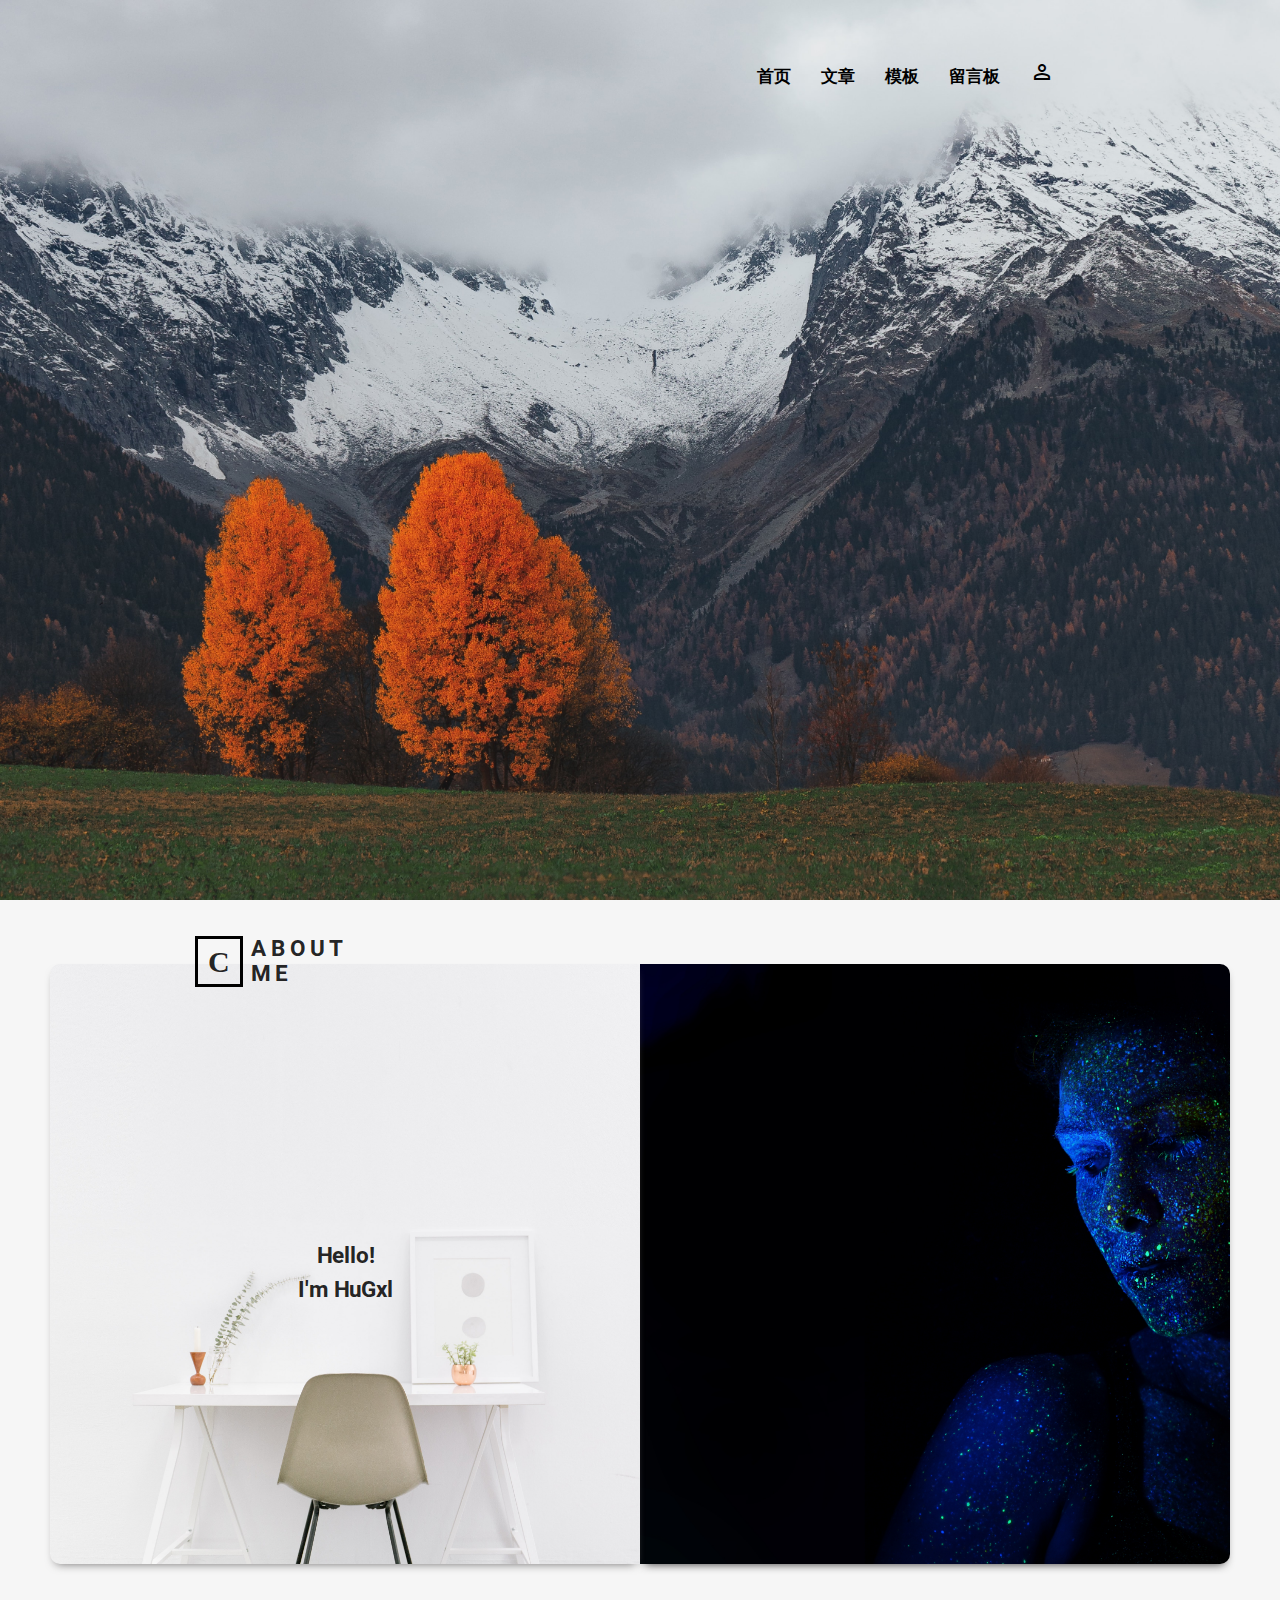
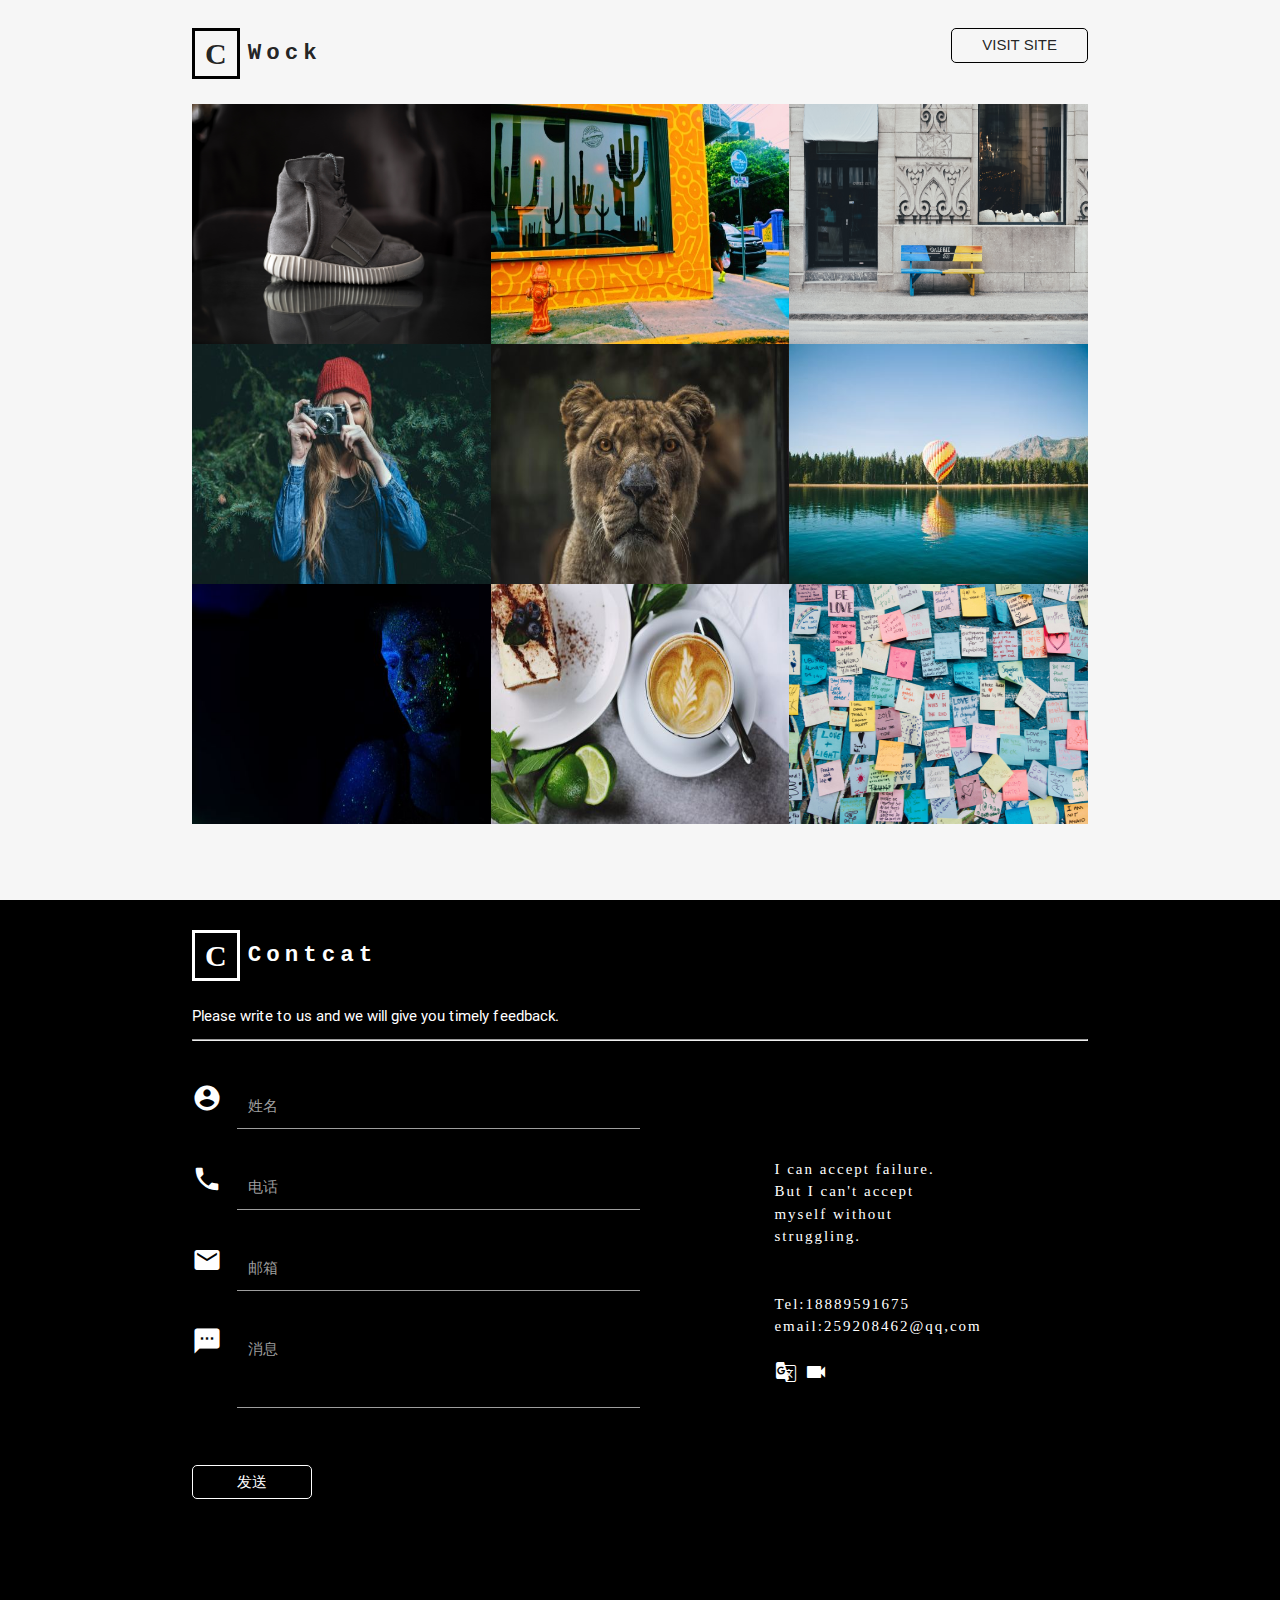
<file: Blog-tmplate/index.html>
<!DOCTYPE html>
<html lang="en">
<head>
    <meta charset="UTF-8">
    <meta name="viewport" content="width=device-width, initial-scale=1.0">
    <meta http-equiv="X-UA-Compatible" content="ie=edge">
    <title>HUGX</title>
    <link href="css/Icon.css" rel="stylesheet">
    <link rel="icon" href="images/tlie1.ico" type="image/png">
    <link rel="stylesheet" type="text/css" href="css/materialize.min.css">
    <link rel="stylesheet" type="text/css" href="css/curry.css">
    <link rel="stylesheet" type="text/css" href="css/index.css">
    <link rel="stylesheet" type="text/css" href="css/index_media.css">
</head>
<body>
    <!-- one -->
<div class="menu-fixed">
   <nav>
    <div class="nav-wrapper">
      <a href="#!" class="brand-logo center">
        <img src="images/logo.png" height="60">
      </a>
      <a href="#" data-activates="mobile-demo" class="button-collapse"><i class="material-icons">menu</i></a>
      <ul class="right">
          <li><a href="login.html"><i class="large material-icons">perm_identity</i></a></li>
      </ul>
      <ul class="side-nav" id="mobile-demo">
            <li class="active"><a href="index.html">首页</a></li>
            <li><a href="article.html">文章</a></li>
            <li><a href="template.html">模板</a></li>
            <li><a href="leaving.html">留言板</a></li>
      </ul>
    </div>
  </nav>
  </div>
    <div class="top">
        <!-- 导航 -->
        <div class="top-memu">
            <ul>
                <li><a href="index.html">首页</a></li>
                <li><a href="article.html">文章</a></li>
                <li><a href="template.html">模板</a></li>
                <li><a href="leaving.html">留言板</a></li>
                <li><a href="login.html"><i class="material-icons">perm_identity</i></a></li>
            </ul>
        </div>
    </div>
    <!-- two -->
    <div class="main">
        <div class="main_top">
            <div class="main_top_left">
                <!-- 标题 -->
                <div class="main_title">
                    <span class="start">C</span>
                    <span class="content">ABOUT<br>ME</span>
                </div>
                <!-- 介绍 -->
                <div class="main_introduce">
                    Hello!
                    <br>I'm HuGxl
                </div>
            </div>
            <div class="main_top_right"></div>
        </div>
        <div class="main_bottom">
            <!-- 标题 -->
        <div class="clear">
            <div class="main_bottom_title">
                <span class="start">C</span>
                <span class="content">Wock</span>
            </div>
            <div class="main_bottom_b">
                <button>VISIT SITE</button>
            </div>
        </div>
            <!-- 图片集合 -->
            <div class="row img_set">
                <!-- 分割线 -->
                <div class="col l4 m6 s12">
                    <img src="images/h9.jpg" class="responsive-img materialboxed">
                </div>
                <div class="col l4 m6 s12">
                    <img src="images/h2.jpg" class="responsive-img materialboxed">
                </div>
                <div class="col l4 m6 s12">
                    <img src="images/h3.jpg" class="responsive-img materialboxed">
                </div>
                <!-- 分割线 -->
                <div class="col l4 m6 s12">
                    <img src="images/h4.jpg" class="responsive-img materialboxed">
                </div>
                <div class="col l4 m6 s12">
                    <img src="images/h8.jpg" class="responsive-img materialboxed">
                </div>
                <div class="col l4 m6 s12">
                    <img src="images/h6.jpg" class="responsive-img materialboxed">
                </div>
                <!-- 分割线 -->
                <div class="col l4 m6 s12">
                    <img src="images/h1.jpg" class="responsive-img materialboxed">
                </div>
                <div class="col l4 m6 s12">
                    <img src="images/h7.jpg" class="responsive-img materialboxed">
                </div>
                <div class="col l4 m6 s12">
                    <img src="images/N1.jpg" class="responsive-img materialboxed">
                </div>

            </div>
        </div>
    </div>
    <!-- three -->
    <footer class="foot">
        <!-- 标题 -->
        <div class="">
        <div class="foot_title">
             <span class="start">C</span>
            <span class="content">Contcat</span>
        </div>
        <div class="foot_Subheading">
                Please write to us and we will give you timely feedback.
                <hr>
        </div>
    </div>
  <div class="row">
    <form class="col s12 m6">
      <div class="row">
        <div class="input-field col s12">
          <i class="material-icons prefix">account_circle</i>
          <input id="icon_prefix" type="text" class="validate" length="10">
          <label for="icon_prefix">姓名</label>
        </div>
        <div class="input-field col s12">
          <i class="material-icons prefix">phone</i>
          <input id="icon_telephone" type="tel" class="validate" length="13">
          <label for="icon_telephone">电话</label>
        </div>
        <div class="input-field col s12">
          <i class="material-icons prefix">email</i>
          <input id="icon_telephone" type="tel" class="validate" length="25">
          <label for="icon_telephone">邮箱</label>
        </div>
        <div class="input-field col s12">
          <i class="material-icons prefix">textsms</i>
          <textarea id="textarea1" class="materialize-textarea" length="120"></textarea>
          <label for="textarea1">消息</label>
        </div>
        <div class="input-field col s12">
        <button class="bog">发送</button>
        </div>

      </div>
    </form>
    <div class="col s12 m6 foot_right">
            <div class="wenzi" id="wenzi">
                I can accept failure.
            But I can't accept myself without struggling.
            <br><br><br>
            Tel:18889591675<br>
            email:259208462@qq,com<br><br>
            </div>
            <div class="video" id="video_demo">
                <video id="video" width="400" height="250"></video>
            </div>
            <i class="material-icons">g_translate</i>
            <i class="material-icons" onclick="start_op()" id="video_d">videocam</i>
    </div>
  </div>
    </footer>
          




    <script src="js/video.js"></script>
    <script src="js/jquery-3.3.1.min.js"></script>
    <script src="js/materialize.min.js"></script>
    <script src="js/index.js"></script>
    <script>
    $(document).ready(function(){
        $(".button-collapse").sideNav();
        $('.modal').modal();
        $('.materialboxed').materialbox();
    });
    </script>
</body>
</html>
</file>
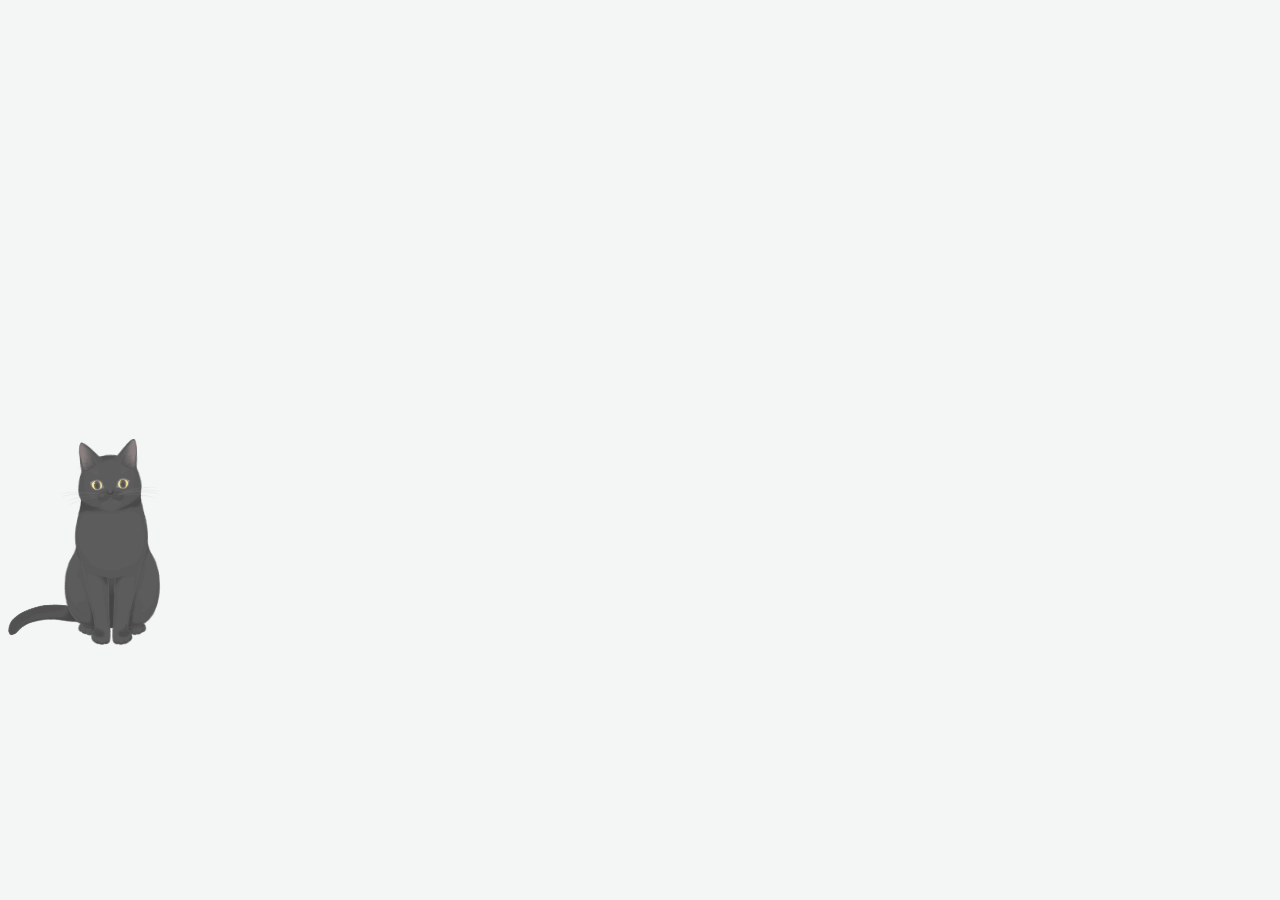
<file: Blog/index.html>
<!DOCTYPE html><html><head><meta charset=utf-8><meta name=viewport content="width=device-width,initial-scale=1"><link rel=icon href=static/images/logo.png type=image/png><link rel=stylesheet type=text/css href=./static/css/public/materialize.min.css><link rel=stylesheet type=text/css href=./static/css/public/curry.css><link rel=stylesheet type=text/css href=./static/css/public/font-awesome.min.css><link rel=stylesheet type=text/css href=./static/css/private/article.css><title>mythree</title><link href=./static/css/app.5fcb77a3641e9a5f8ba6944ab9352229.css rel=stylesheet></head><body><div id=app></div><script src=./static/js/public/jquery-3.3.1.min.js></script><script src=./static/js/public/materialize.min.js></script><script src=./static/js/public/public.js></script><script src=./static/js/live2d/L2Dwidget.min.js></script><script type=text/javascript>/*
         ** cat function
         ** pot：距离底部位置
         ** size：猫咪大小（倍数）
         */
        const cat = (pot, size) => {
                L2Dwidget.init({
                    model: {
                        jsonPath: './static/js/live2d/tororo/assets/tororo.model.json',
                    },
                    display: {
                        superSample: size,
                        width: 150,
                        height: 150,
                        position: 'left',
                        hOffset: 0,
                        vOffset: pot,
                    },
                    mobile: {
                        show: true,
                        scale: 1,
                        motion: true,
                    },
                    react: {
                        opacityDefault: 0.8,
                        opacityOnHover: 0.2,
                    }
                })
            }
            // 初试猫咪
        cat(250, 1.5)

        // 获取页面宽度
        const width = document.body.scrollWidth
            // 判断手机端 cat 变小
        if (width < 400) {
            cat(0, 0)
        }

        console.log('%c' + `
    少年仍是少年
    是万水千山间的无处相逢
    一别此去经年
    终难独善其身
    :) 
    `, "color:#2196F3")</script><script type=text/javascript src=./static/js/manifest.3ad1d5771e9b13dbdad2.js></script><script type=text/javascript src=./static/js/vendor.ae0b43a4900dba7e5769.js></script><script type=text/javascript src=./static/js/app.e085bbe3483f25453978.js></script></body></html>
</file>
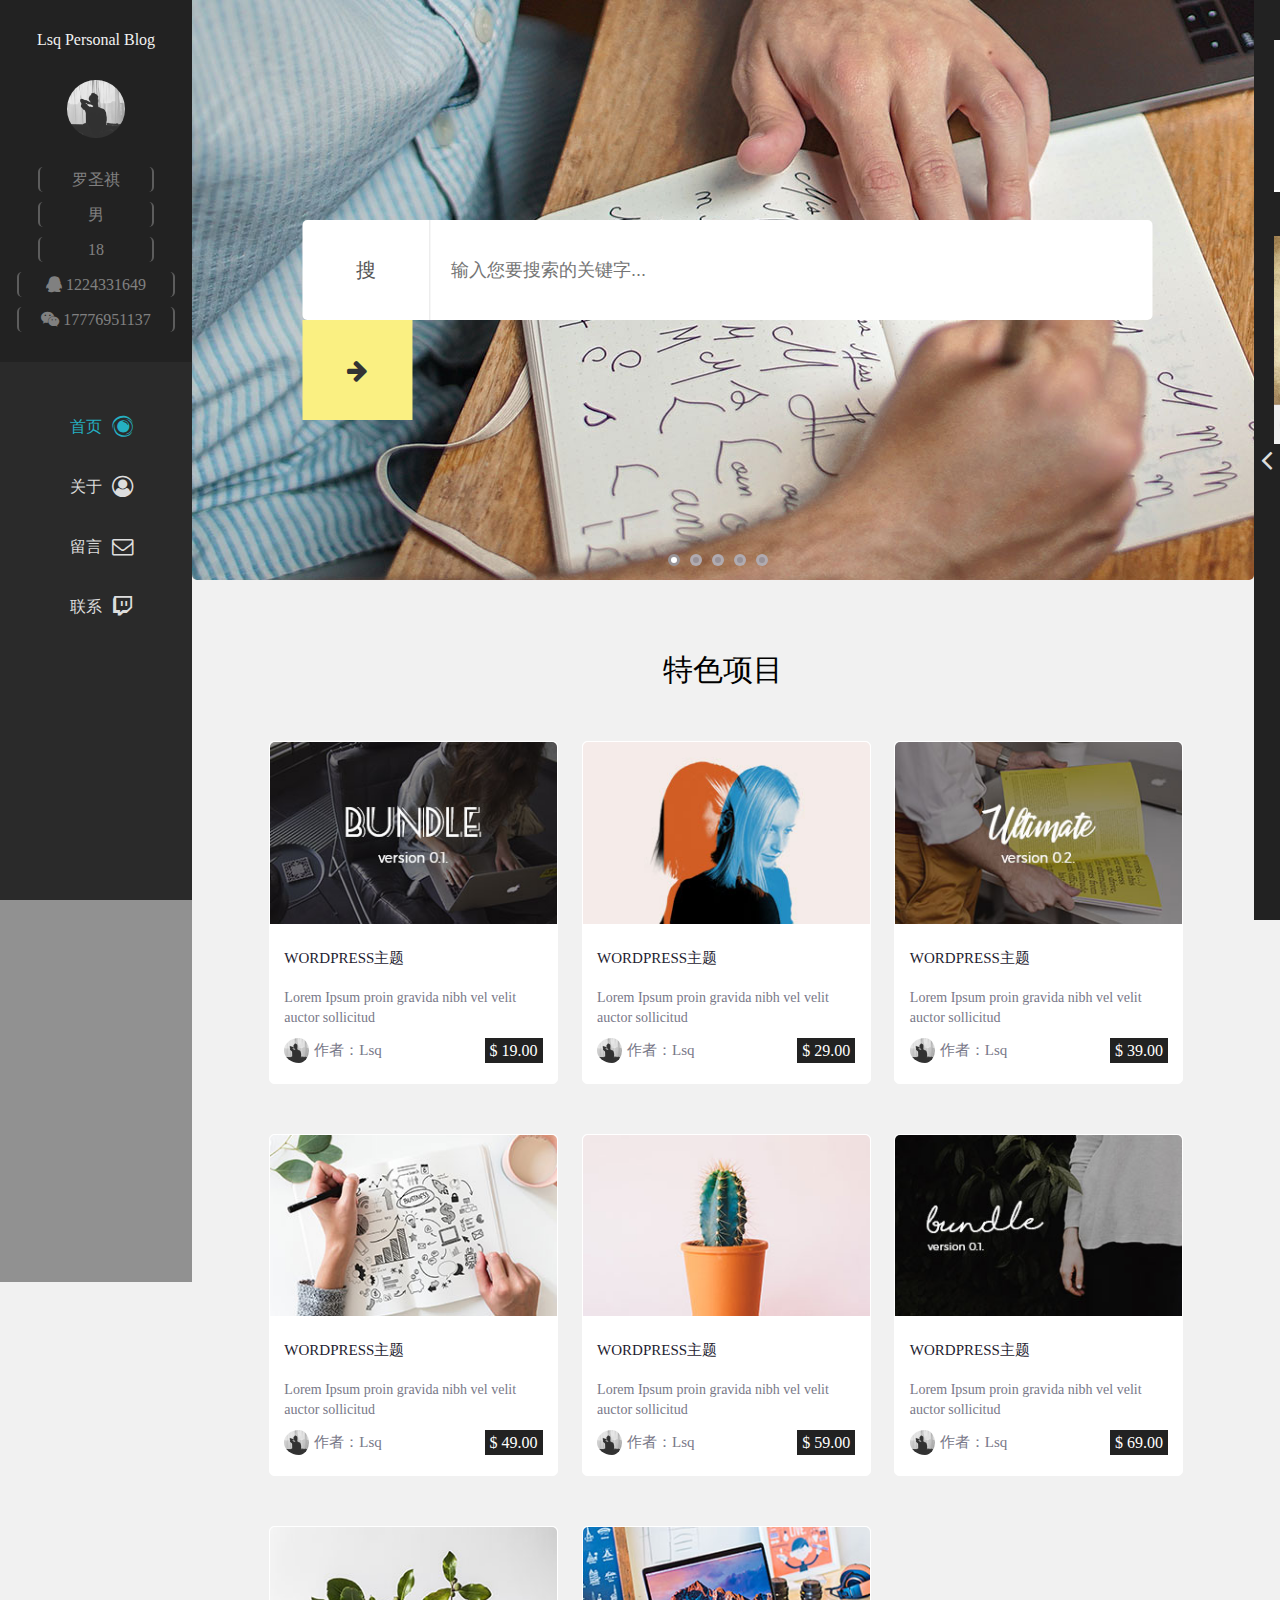
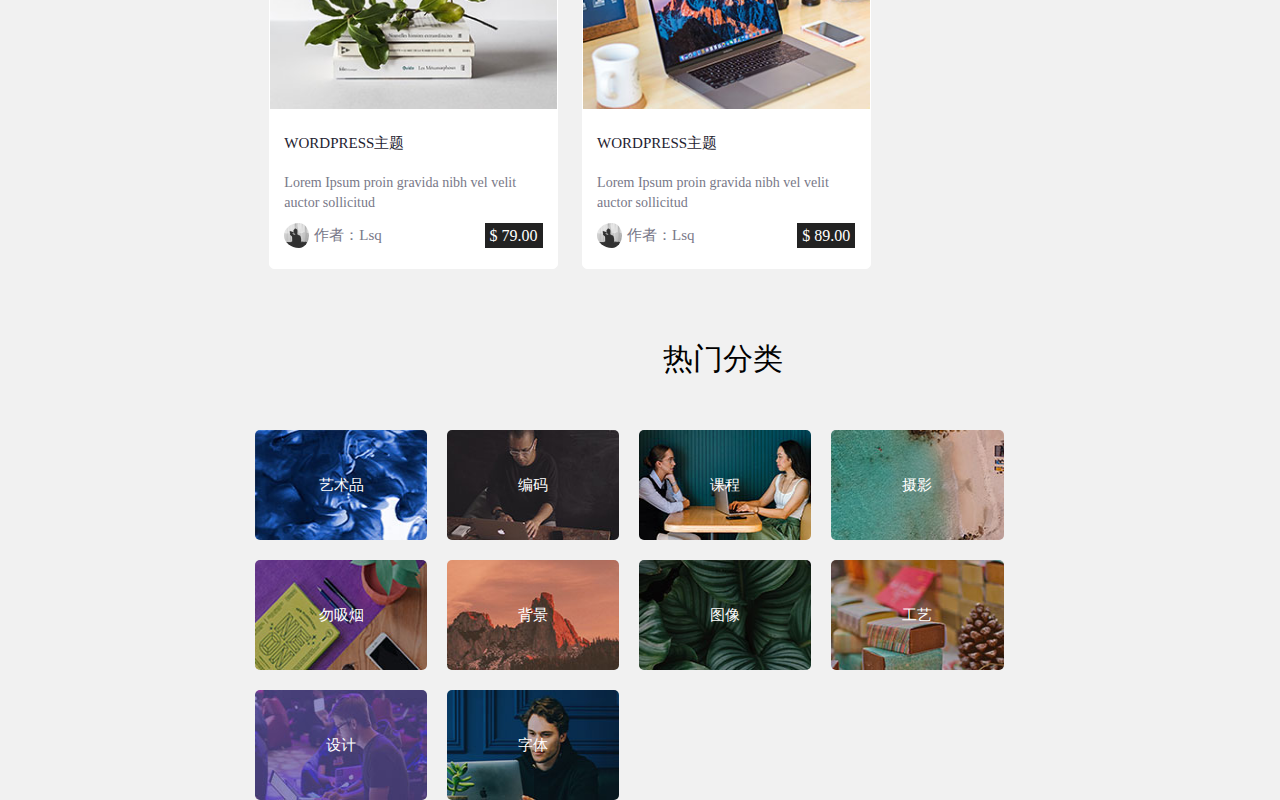
<file: Blog/7/index.html>
<!DOCTYPE html>
<html lang="en">

<head>
    <meta charset="UTF-8">
    <meta name="viewport" content="width=device-width, initial-scale=1.0,user-scalable=no">
    <meta http-equiv="X-UA-Compatible" content="ie=edge">
    <link rel="stylesheet" href="css/index.css">
    <link rel="stylesheet" href="css/message.css">
    <link rel="stylesheet" type="text/css" href="webziti/css/font-awesome.min.css">
    <link rel="stylesheet" type="text/css" href="css/more.css">
    <link rel="stylesheet" type="text/css" href="css/homepage.css">
    <link rel="stylesheet" type="text/css" href="css/about.css">
    <title>Lsq Personal Blog</title>
</head>
<body style="background-color: #f1f1f1;">


    <!-- PC端导航 -->
    <!-- PC端左导航 -->
    <div class="Navigation_letf">
        <!-- 个人博客 -->
        <div class="myblog"><span>Lsq Personal Blog</span></div>
        <!-- 我的头像 -->
        <div class="myportrait">
            <img src="images/timg.jpg" class="lsq">
        </div>
        <!-- 我的信息 -->
        <div class="myinformation">
            <ul>
                <li><a>罗圣祺</a></li>
                <li><a>男</a></li>
                <li><a>18</a></li>
                <li><a><i class="fa fa-qq fa-1x"></i> 1224331649</a></li>
                <li><a><i class="fa fa-weixin fa-1x"></i> 17776951137</a></li>
            </ul>
        </div>	
        <!-- PC端左导航切换  -->
        <div class="myNavigation" id="navigation">
            <ul class="myNavigation_ul">
                <li><a href="#" style="color:#25b0c2;" id="myhome"><i class="fa fa-eercast fa-lg"></i>首页</a></li>
                <li><a href="#" id="myabout"><i class="fa fa-user-circle-o fa-lg"></i>关于</a></li>
                <li><a href="#" id="mystay"><i class="fa fa-envelope-o fa-lg"></i>留言</a></li>
                <li><a href="#" id="myexpect"><i class="fa fa-twitch fa-lg"></i>联系</a>
                </li>
            </ul>
        </div>
    </div>

    <di class="mysubject">
        <!-- 首页 -->
        <div class="homepage">
         <div id="container">
            <a class="item" href="#"><img src="images/homepage.jpg"/></a>
            <a class="item" href="#"><img src="images/homepage.jpg"/></a>
            <a class="item" href="#"><img src="images/homepage.jpg"/></a>
            <a class="item" href="#"><img src="images/homepage.jpg"/></a>
            <a class="item" href="#"><img src="images/homepage.jpg"/></a>
            <ul id="tabs">
              <li class="tab active"></li>
              <li class="tab"></li>
              <li class="tab"></li>
              <li class="tab"></li>
              <li class="tab"></li>
            </ul>
        </div>

        <div class="homepageto">
           <div class="search">搜</div>
           <div class="homeinput">
               <input type="text" placeholder="输入您要搜索的关键字...">
           </div>
            <a href="#"><div class="homeButton">
             <i class="fa fa-arrow-right fa-lg"></i>
           </div></a>
           <div class="clear"></div>
        </div>

        <div class="homein">
        <header>特色项目</header>

            <div class="homeinto">
                <div class="homeintoone">
                    <a href="#"><img src="images/featured-1.jpg"></a>
                </div>
                <div class="homeintotoo">WORDPRESS主题</div>
                <div class="homeintothree">Lorem Ipsum proin gravida nibh vel velit auctor sollicitud</div>
                <div class="homeintofour">
                    <div style="float: left;color: #787888;font-size: 15px;"><img src="images/timg.jpg">作者：Lsq</div>
                    <div style="float: right;background-color: #222;color: #fff;padding: 0px 5px;">$ 19.00</div>
                    <div class="clear"></div>
                </div>
            </div>

            <div class="homeinto">
                <div class="homeintoone">
                    <a href="#"><img src="images/featured-2.jpg"></a>
                </div>
                <div class="homeintotoo">WORDPRESS主题</div>
                <div class="homeintothree">Lorem Ipsum proin gravida nibh vel velit auctor sollicitud</div>
                <div class="homeintofour">
                    <div style="float: left;color: #787888;font-size: 15px;"><img src="images/timg.jpg">作者：Lsq</div>
                    <div style="float: right;background-color: #222;color: #fff;padding: 0px 5px;">$ 29.00</div>
                    <div class="clear"></div>
                </div>
            </div>

            <div class="homeinto">
                <div class="homeintoone">
                    <a href="#"><img src="images/featured-3.jpg"></a>
                </div>
                <div class="homeintotoo">WORDPRESS主题</div>
                <div class="homeintothree">Lorem Ipsum proin gravida nibh vel velit auctor sollicitud</div>
                <div class="homeintofour">
                    <div style="float: left;color: #787888;font-size: 15px;"><img src="images/timg.jpg">作者：Lsq</div>
                    <div style="float: right;background-color: #222;color: #fff;padding: 0px 5px;">$ 39.00</div>
                    <div class="clear"></div>
                </div>
            </div>

            <div class="homeinto">
                <div class="homeintoone">
                    <a href="#"><img src="images/featured-4.jpg"></a>
                </div>
                <div class="homeintotoo">WORDPRESS主题</div>
                <div class="homeintothree">Lorem Ipsum proin gravida nibh vel velit auctor sollicitud</div>
                <div class="homeintofour">
                    <div style="float: left;color: #787888;font-size: 15px;"><img src="images/timg.jpg">作者：Lsq</div>
                    <div style="float: right;background-color: #222;color: #fff;padding: 0px 5px;">$ 49.00</div>
                    <div class="clear"></div>
                </div>
            </div>

            <div class="homeinto">
                <div class="homeintoone">
                    <a href="#"><img src="images/featured-5.jpg"></a>
                </div>
                <div class="homeintotoo">WORDPRESS主题</div>
                <div class="homeintothree">Lorem Ipsum proin gravida nibh vel velit auctor sollicitud</div>
                <div class="homeintofour">
                    <div style="float: left;color: #787888;font-size: 15px;"><img src="images/timg.jpg">作者：Lsq</div>
                    <div style="float: right;background-color: #222;color: #fff;padding: 0px 5px;">$ 59.00</div>
                    <div class="clear"></div>
                </div>
            </div>

            <div class="homeinto">
                <div class="homeintoone">
                    <a href="#"><img src="images/featured-6.jpg"></a>
                </div>
                <div class="homeintotoo">WORDPRESS主题</div>
                <div class="homeintothree">Lorem Ipsum proin gravida nibh vel velit auctor sollicitud</div>
                <div class="homeintofour">
                    <div style="float: left;color: #787888;font-size: 15px;"><img src="images/timg.jpg">作者：Lsq</div>
                    <div style="float: right;background-color: #222;color: #fff;padding: 0px 5px;">$ 69.00</div>
                    <div class="clear"></div>
                </div>
            </div>

            <div class="homeinto">
                <div class="homeintoone">
                    <a href="#"><img src="images/featured-7.jpg"></a>
                </div>
                <div class="homeintotoo">WORDPRESS主题</div>
                <div class="homeintothree">Lorem Ipsum proin gravida nibh vel velit auctor sollicitud</div>
                <div class="homeintofour">
                    <div style="float: left;color: #787888;font-size: 15px;"><img src="images/timg.jpg">作者：Lsq</div>
                    <div style="float: right;background-color: #222;color: #fff;padding: 0px 5px;">$ 79.00</div>
                    <div class="clear"></div>
                </div>
            </div>

            <div class="homeinto">
                <div class="homeintoone">
                    <a href="#"><img src="images/featured-8.jpg"></a>
                </div>
                <div class="homeintotoo">WORDPRESS主题</div>
                <div class="homeintothree">Lorem Ipsum proin gravida nibh vel velit auctor sollicitud</div>
                <div class="homeintofour">
                    <div style="float: left;color: #787888;font-size: 15px;"><img src="images/timg.jpg">作者：Lsq</div>
                    <div style="float: right;background-color: #222;color: #fff;padding: 0px 5px;">$ 89.00</div>
                    <div class="clear"></div>
                </div>
            </div>
        </div>
            <div class="clear"></div>

        <div class="popular">
         <header>热门分类</header>

          <div class="popularone">
              <img src="images/category-1.jpg">
              <h3><a href="#">艺术品</a></h3>
          </div>

          <div class="popularone">
              <img src="images/category-2.jpg">
              <h3><a href="#">编码</a></h3>
          </div>

          <div class="popularone">
              <img src="images/category-3.jpg">
              <h3><a href="#">课程</a></h3>
          </div>

          <div class="popularone">
              <img src="images/category-4.jpg">
              <h3><a href="#">摄影</a></h3>
          </div>

          <div class="popularone">
              <img src="images/category-5.jpg">
              <h3><a href="#">勿吸烟</a></h3>
          </div>

          <div class="popularone">
              <img src="images/category-6.jpg">
              <h3><a href="#">背景</a></h3>
          </div>

          <div class="popularone">
              <img src="images/category-7.jpg">
              <h3><a href="#">图像</a></h3>
          </div>

          <div class="popularone">
              <img src="images/category-8.jpg">
              <h3><a href="#">工艺</a></h3>
          </div>

          <div class="popularone">
              <img src="images/category-9.jpg">
              <h3><a href="#">设计</a></h3>
          </div>

          <div class="popularone">
              <img src="images/category-10.jpg">
              <h3><a href="#">字体</a></h3>
          </div>


        </div>

        </div>

        <!-- 关于 -->
        <div class="about">
   
         <section class="abouttop" style="background-image: url(images/able.jpg);">
            <div class="about-to">
            <h1>关于我</h1>
            <font>用精美，富有表现力的特色图片突出您的写作。</font>
            </div>
         </section>

         <div class="weare">
             <div class="weareone">
                 <h2>我是谁</h2>
                 <p>我叫罗圣祺（Lsq）。就读于海南软件职业技术学院，软件技术专业。在校期间，和同学参加海南省泛珠三角比赛获得二等奖。在校期间，踊跃参与学校组织的活动，比如校运会，系办WEB前端比赛等。喜欢运动，关注社会发展。</p>
                 <p>
                     在校期间掌握的技能：HTML/CSS/CSS3/初步的JS.
                 </p>
                 <p>
                     这个网页我自己制作的个人博客！
                 </p>
                 <p>
                     起点！
                 </p>
             </div>
             <div class="wearetoo">
                 <img src="images/timg.jpg">
             </div>
         </div>

        </div>

        <!-- 留言 -->
         <div class="message">
            <div class="behind">
                <div class="behind_input">
                    <textarea id="behind_one" placeholder="请输入留言内容" required></textarea>
                    <div class="behind_Button">
                        <button id="cancel">取消</button>
                        <button style="float:right;" id="publish">发表</button>
                    </div>
                </div>
                </div>
                 <div class="comment">

                 <div class="clear"></div>
                </div> 

        </div>
		<!-- 联系 -->
        <div class="more">
        	<div class="contact">
                <header>
                 <h3>保持联系</h3>
                 <span>我们将在24小时内回复您的消息！</span>
                </header>

               <div class="c-textbox">
               <form>
                <div class="contact-textbox">
                    <label>你的名字 *</label>
                    <input type="text" placeholder="请输入你的名字" required>
                </div>
                <div class="contact-textbox">
                    <label>电子邮箱 *</label>
                    <input type="email" placeholder="请输入你的邮箱" required>
                </div>
                <div class="contact-textbox">
                    <label>电话号码 *</label>
                    <input type="text" placeholder="请输入你的电话号码" required>
                </div>
                <div class="contact-textbox">
                    <label>网站<span style="color: #999;font-size: 12px;font-weight: 300;">（可选）</span></label>
                    <input type="text" placeholder="请输入你的网站" required>
                </div>
                <div class="contact-textbox">
                    <label>留言 *</label>
                    <textarea rows="3" cols="20" placeholder="请输入留言内容" required></textarea>
                    <button>发表评论</button>
               </form>
                </div>
               </div>
                

            </div>
        </div>


        <!-- </div> -->

        <!-- PC端右导航 -->
        <div class="Navigation_right">
            <div class="Navclick_i"> 
                <i class="fa fa-angle-left fa-2x OkNavclick_i"></i>
                <i class="fa fa-angle-right fa-2x noNavclick_i"></i>
            </div>
            <img src="images/wxewm.png">
            <img src="images/qqewm.jpg">
            <h3>扫码加微信/QQ.</h3>
        </div>
        <!-- 手机端底部导航 -->
        <div class="Navigation_bottom">
            <ul class="myNavigation_ul_sj">
                <li><a href="#" style="color: #25b0c2;" id="myhome_sji"><i class="fa fa-eercast fa-lg"></i>首页</a></li>
                <li><a href="#" id="myabout_sji"><i class="fa fa-user-circle-o fa-lg"></i>关于</a></li>
                <li><a href="#" id="mystay_sji"><i class="fa fa-envelope-o fa-lg"></i>留言</a></li>
                <li><a href="#" id="myexpect_sji"><i class="fa fa-twitch fa-lg"></i>我的</a>
                </li>
            </ul>
        </div>

        <script src="js/jquery-3.4.0.min.js"></script>
        <script src="js/index.js"></script>
</body>

</html>
</file>
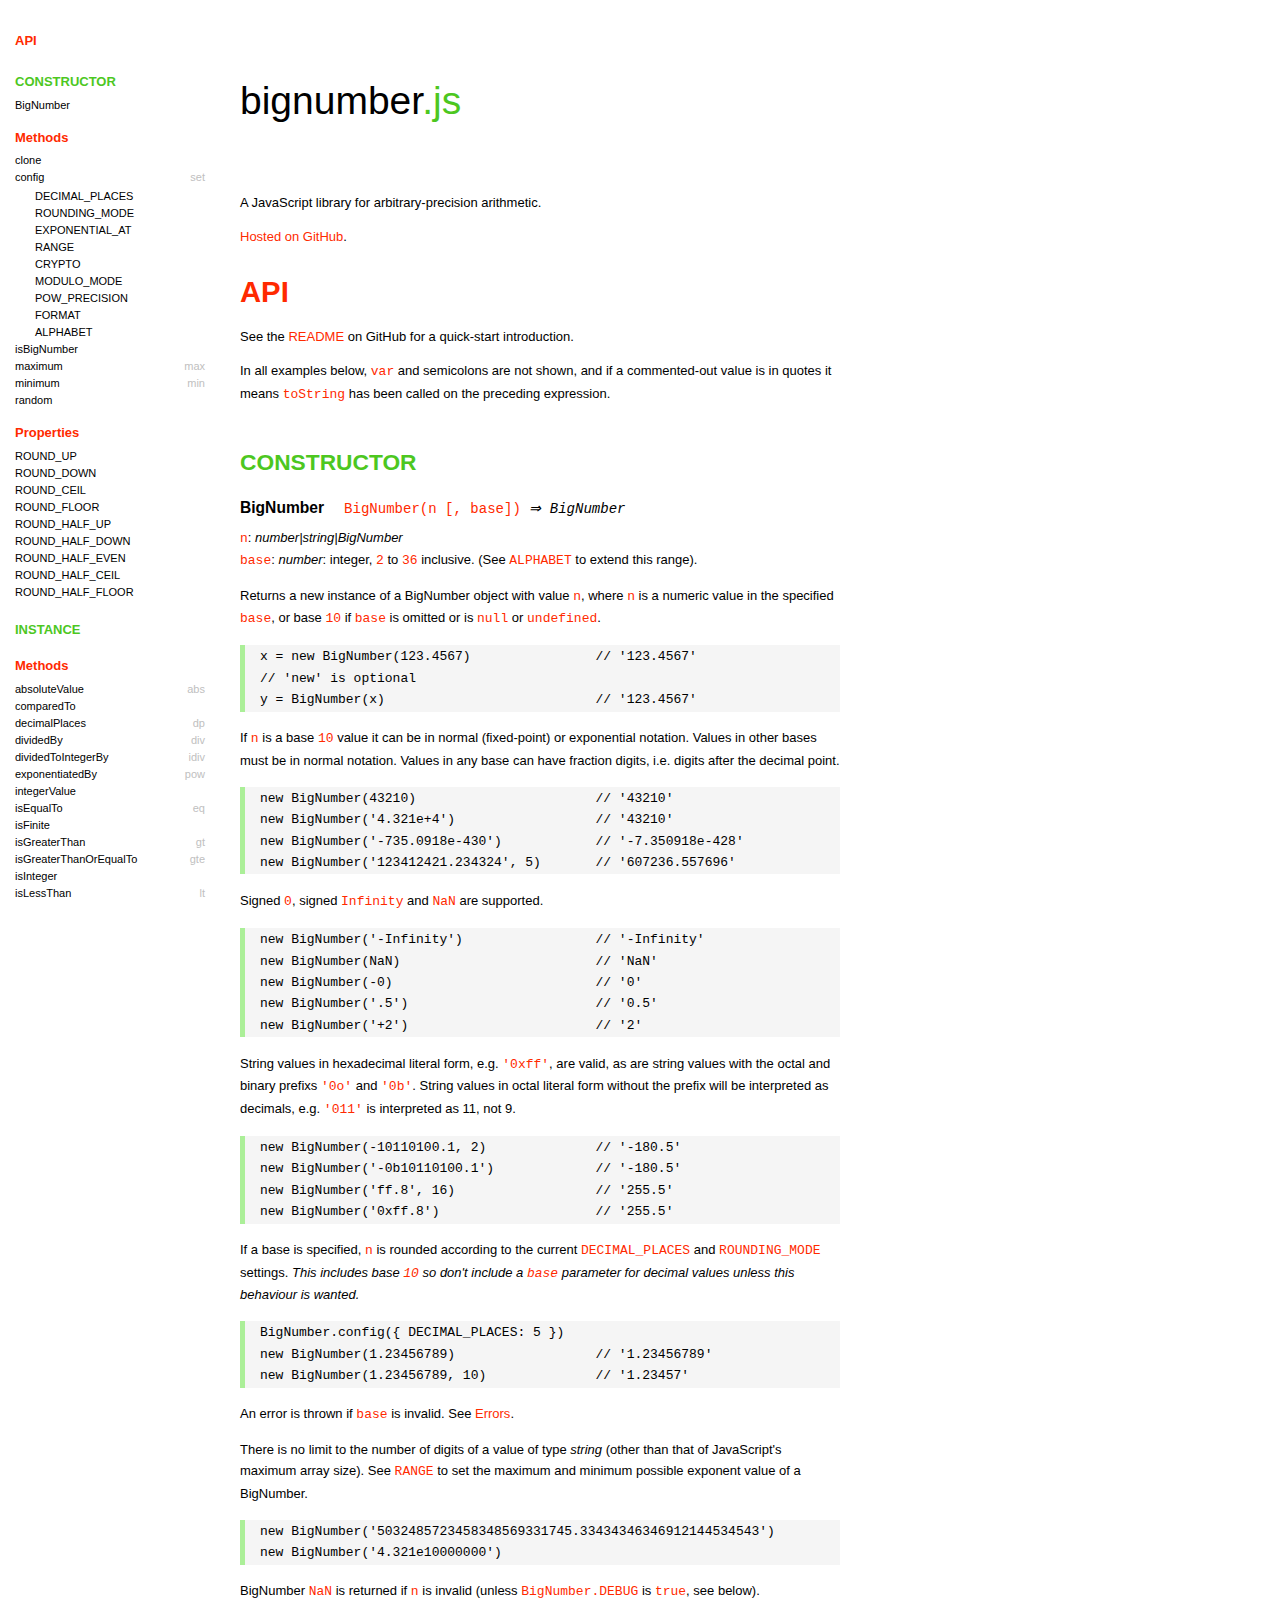
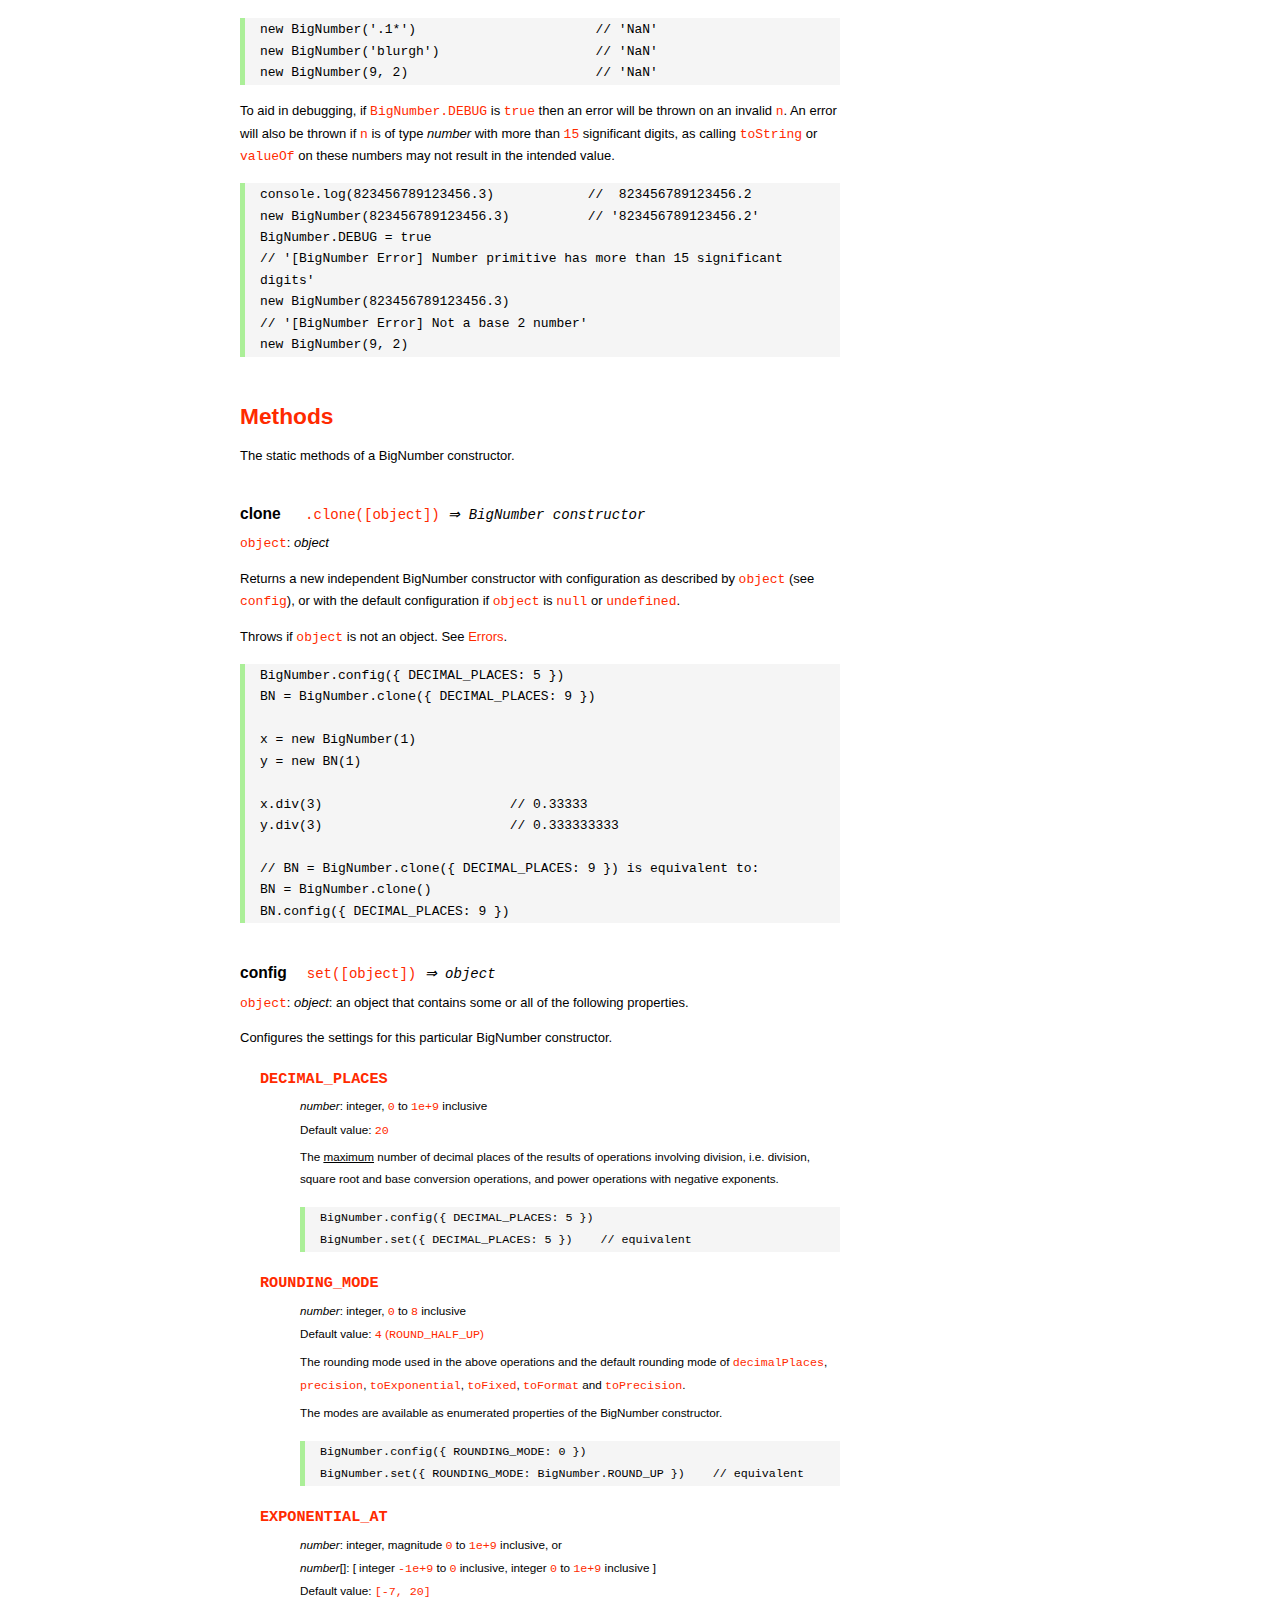
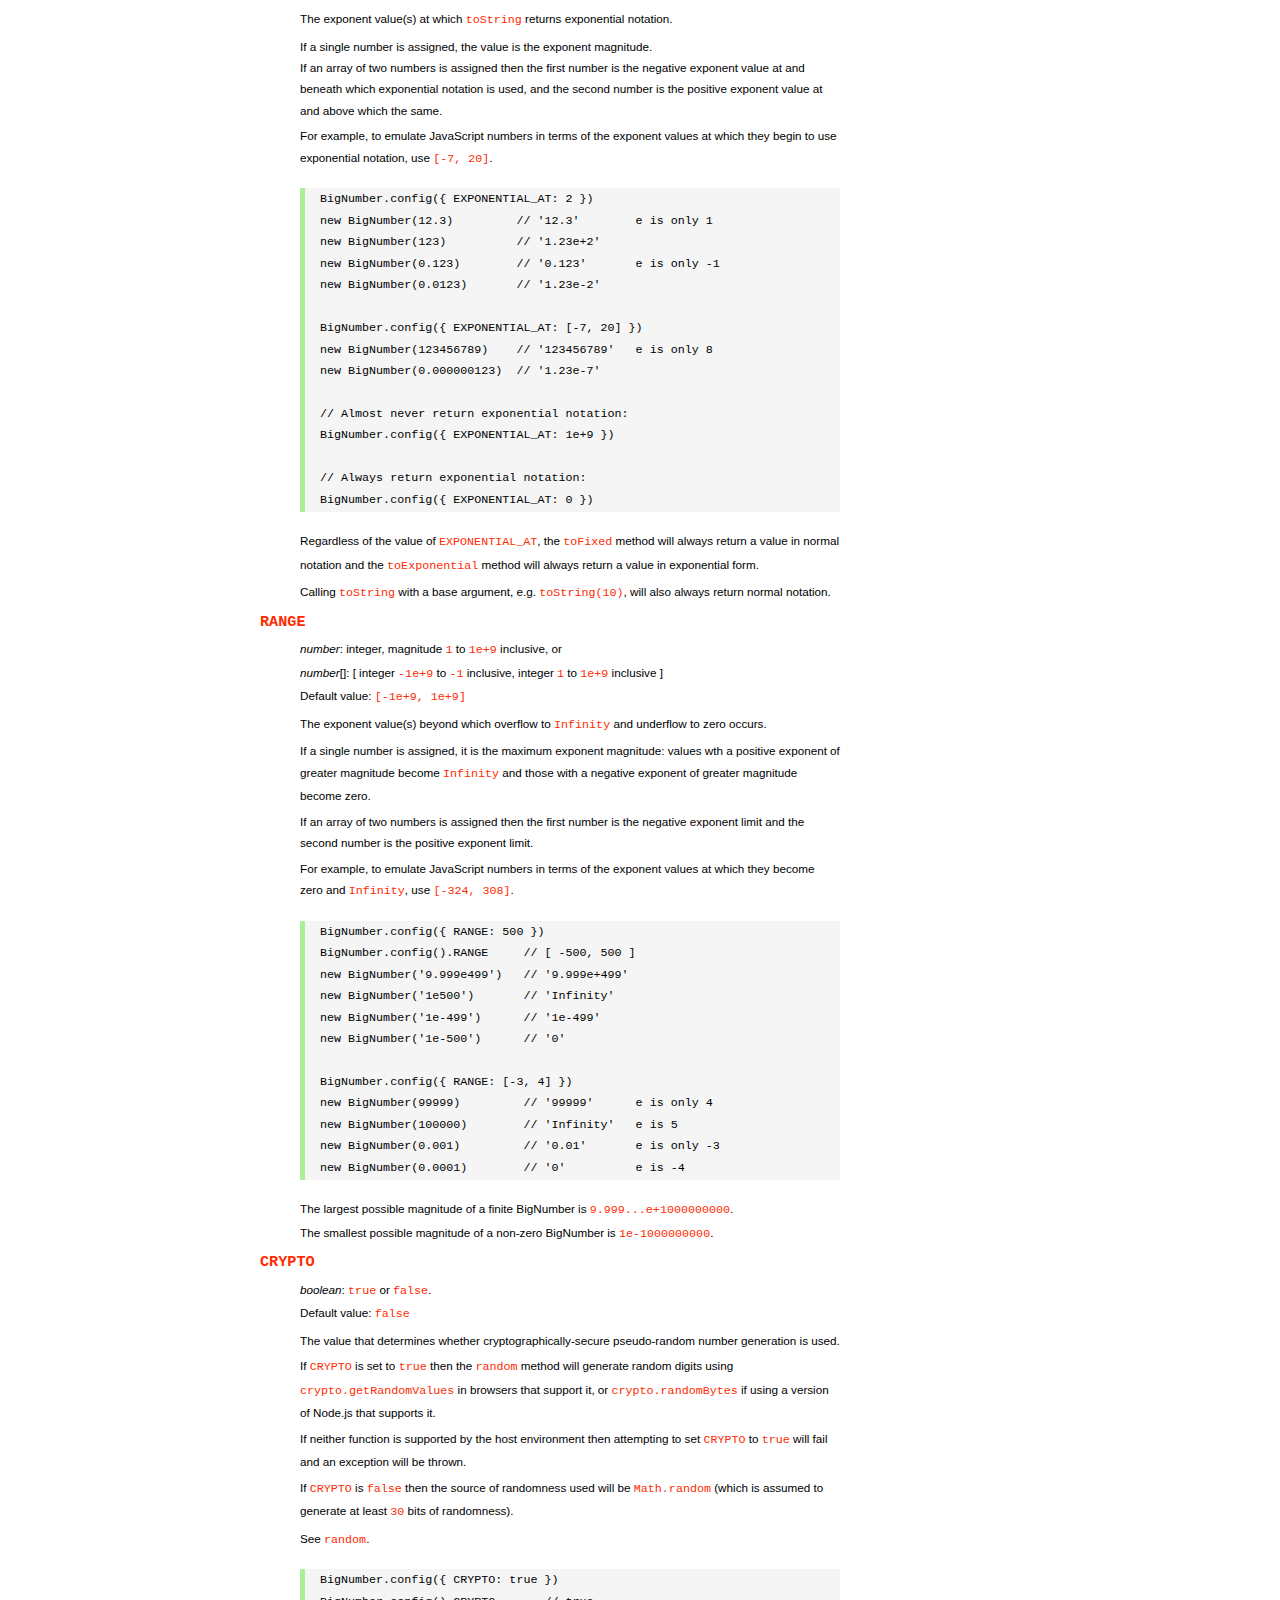
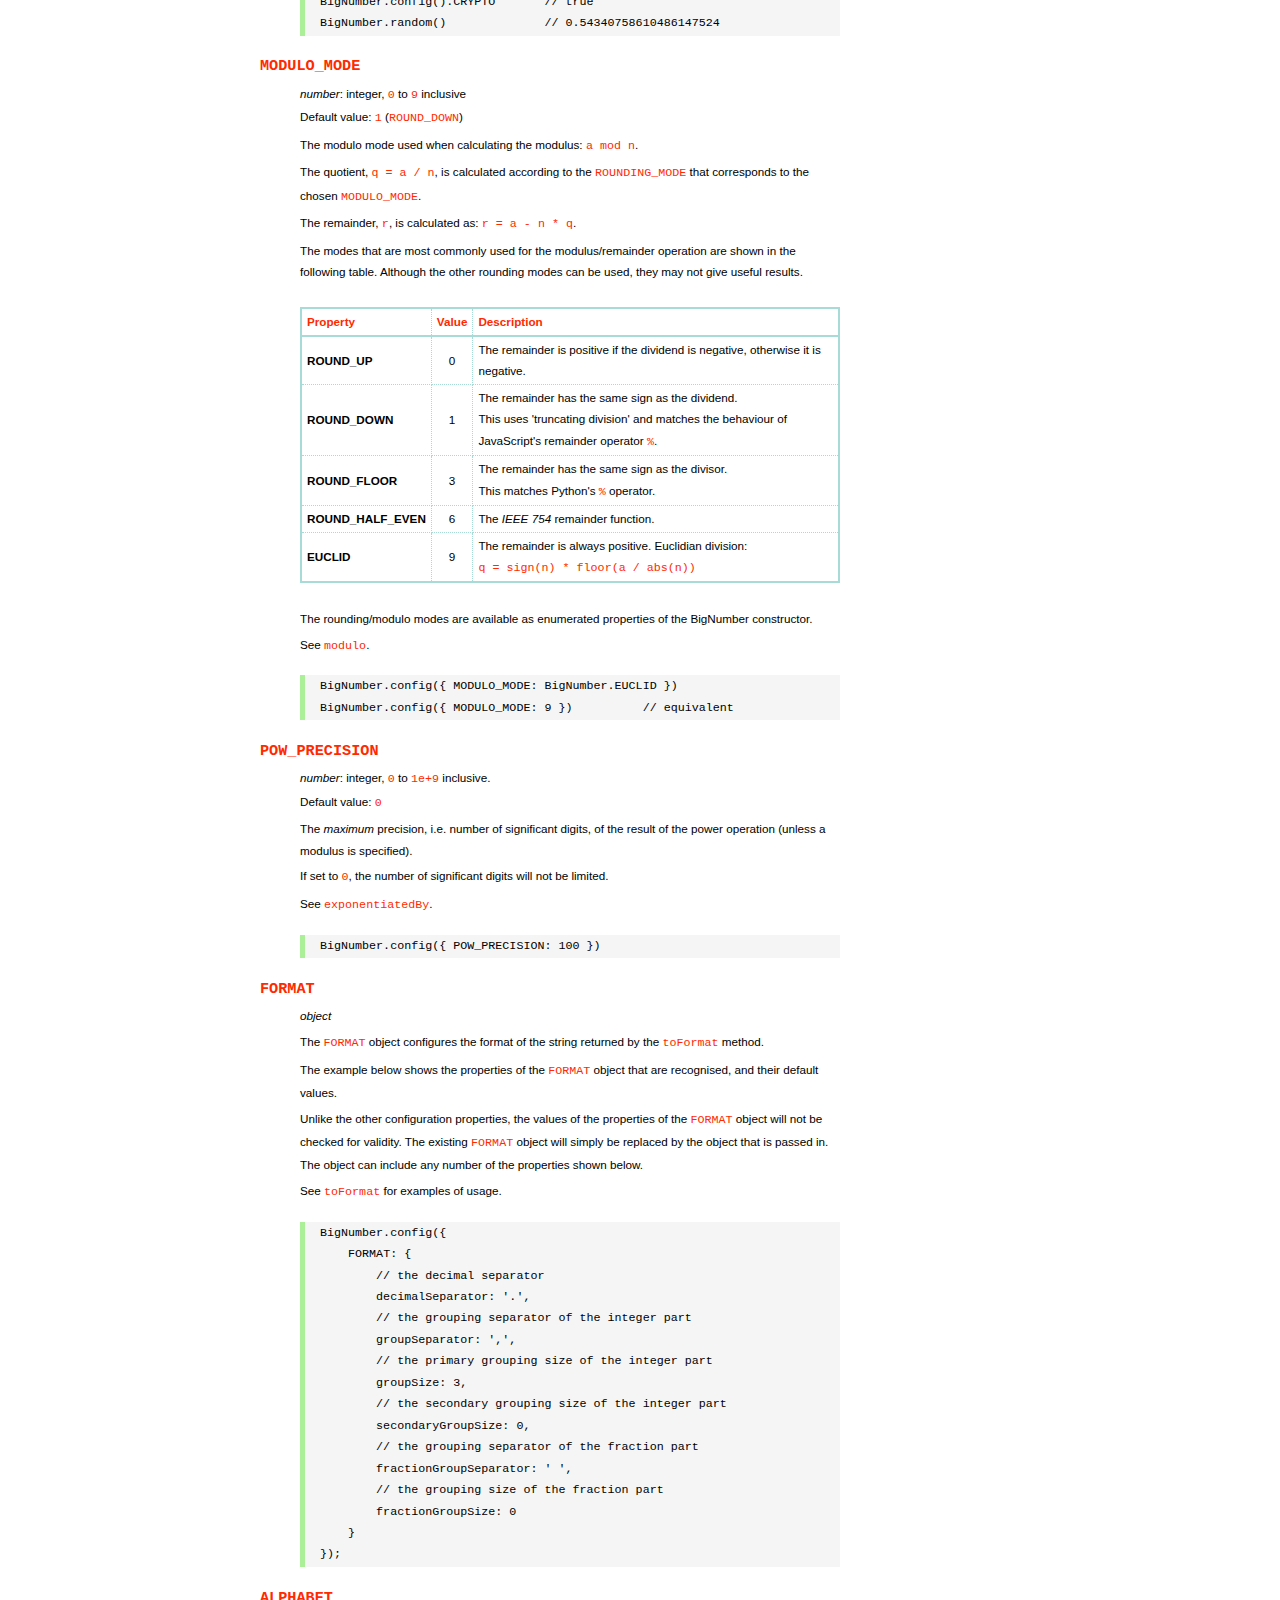
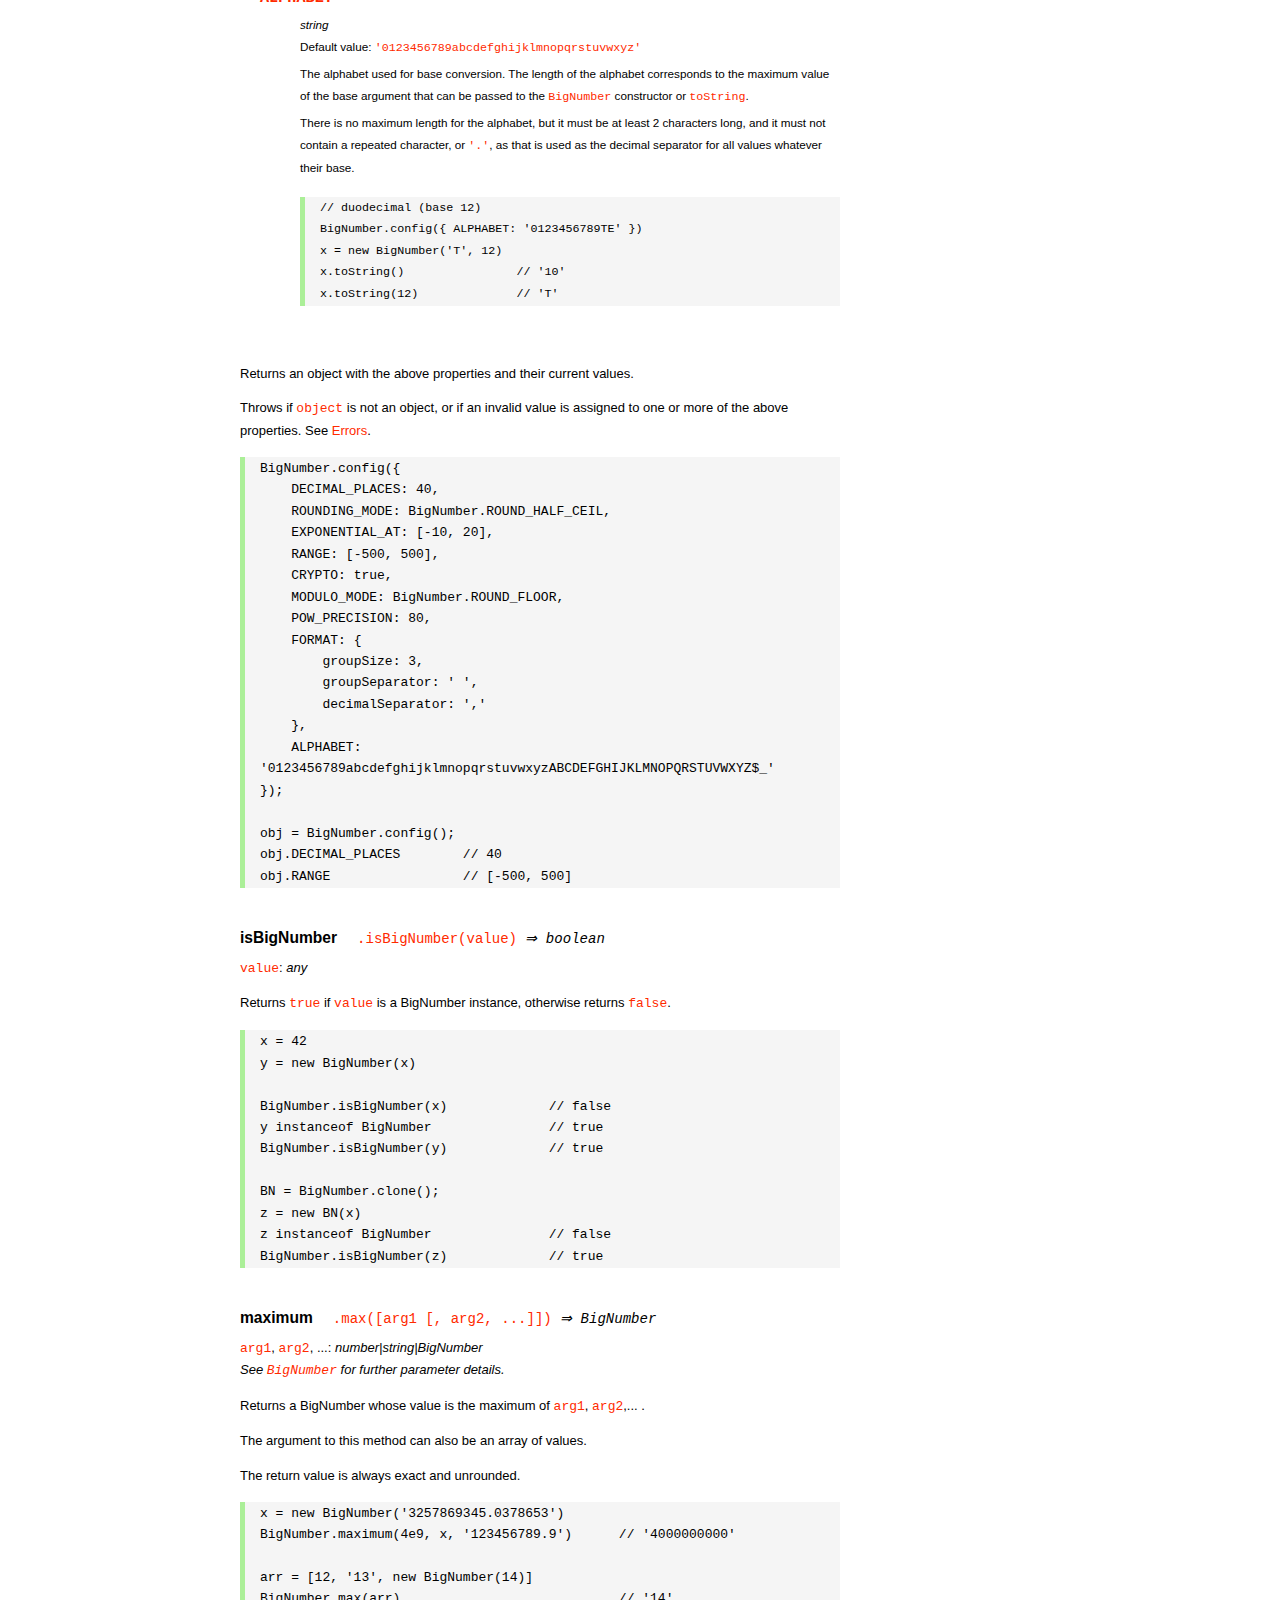
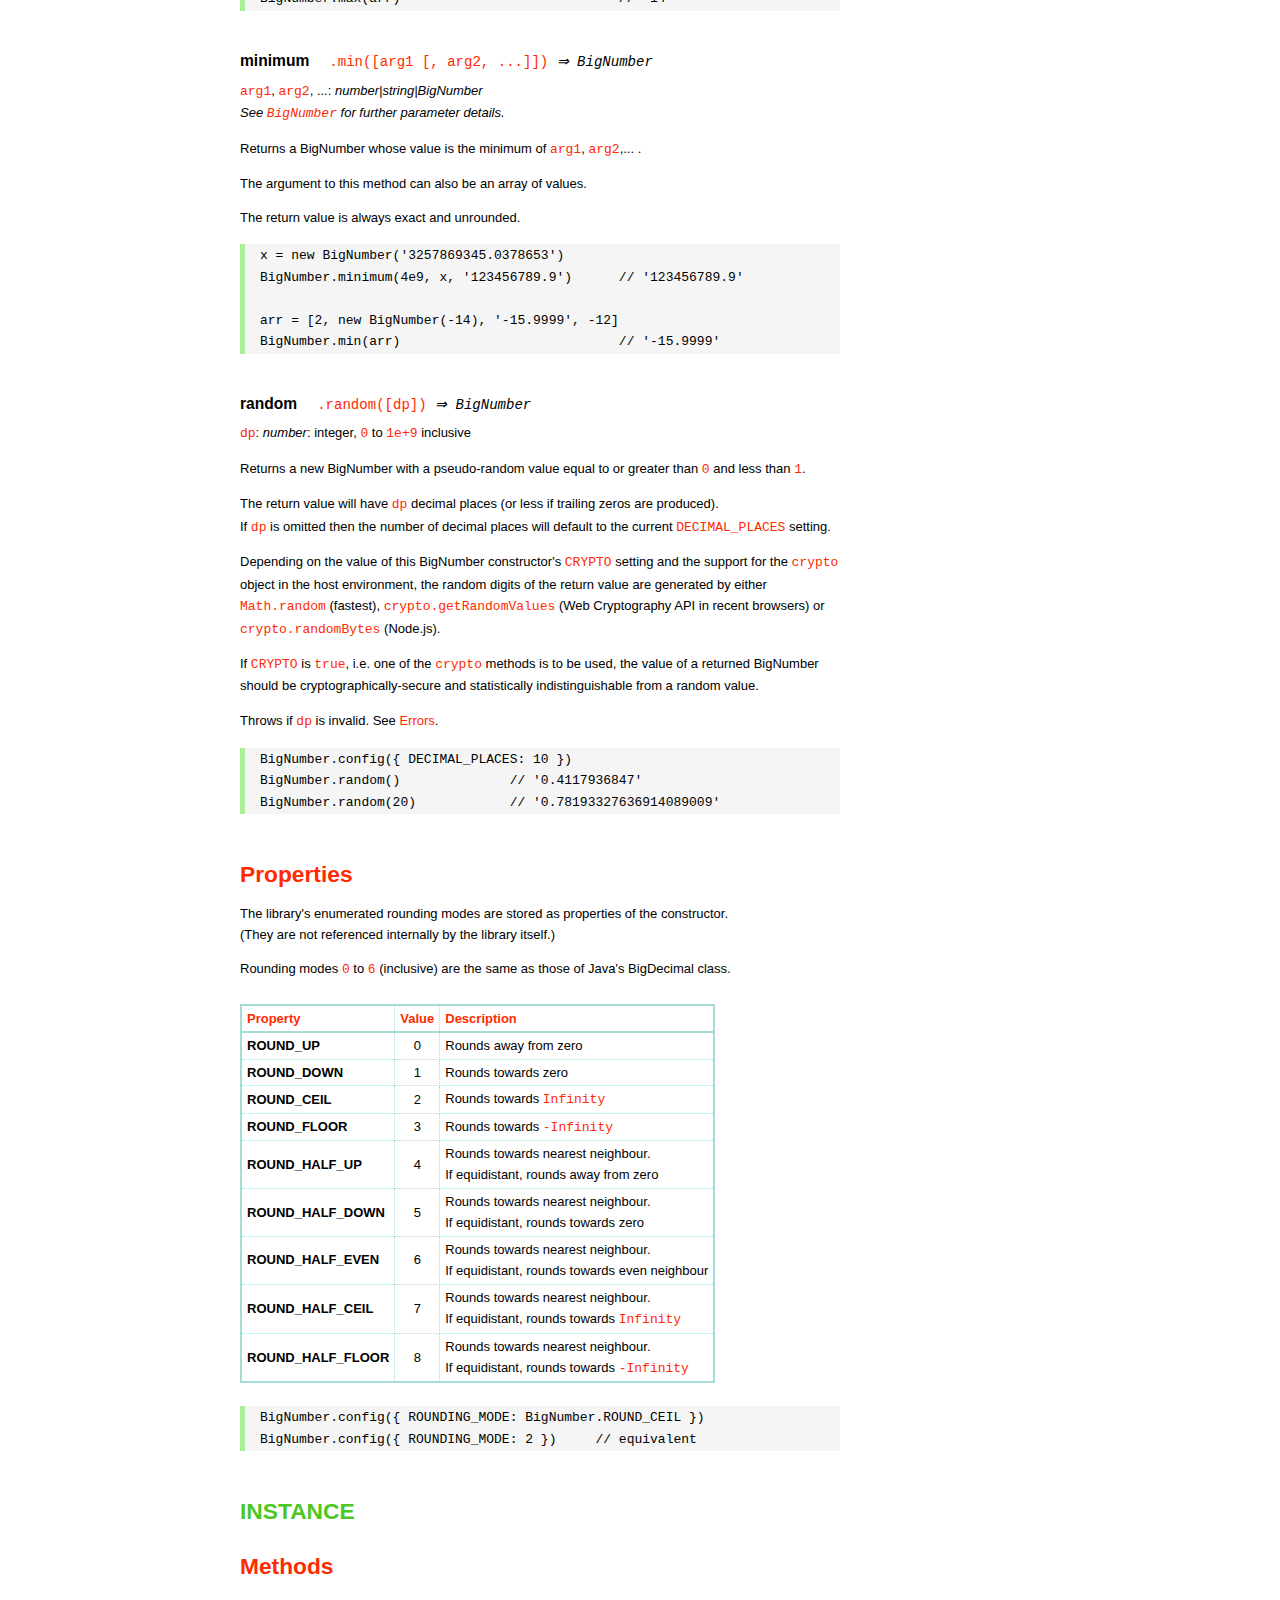
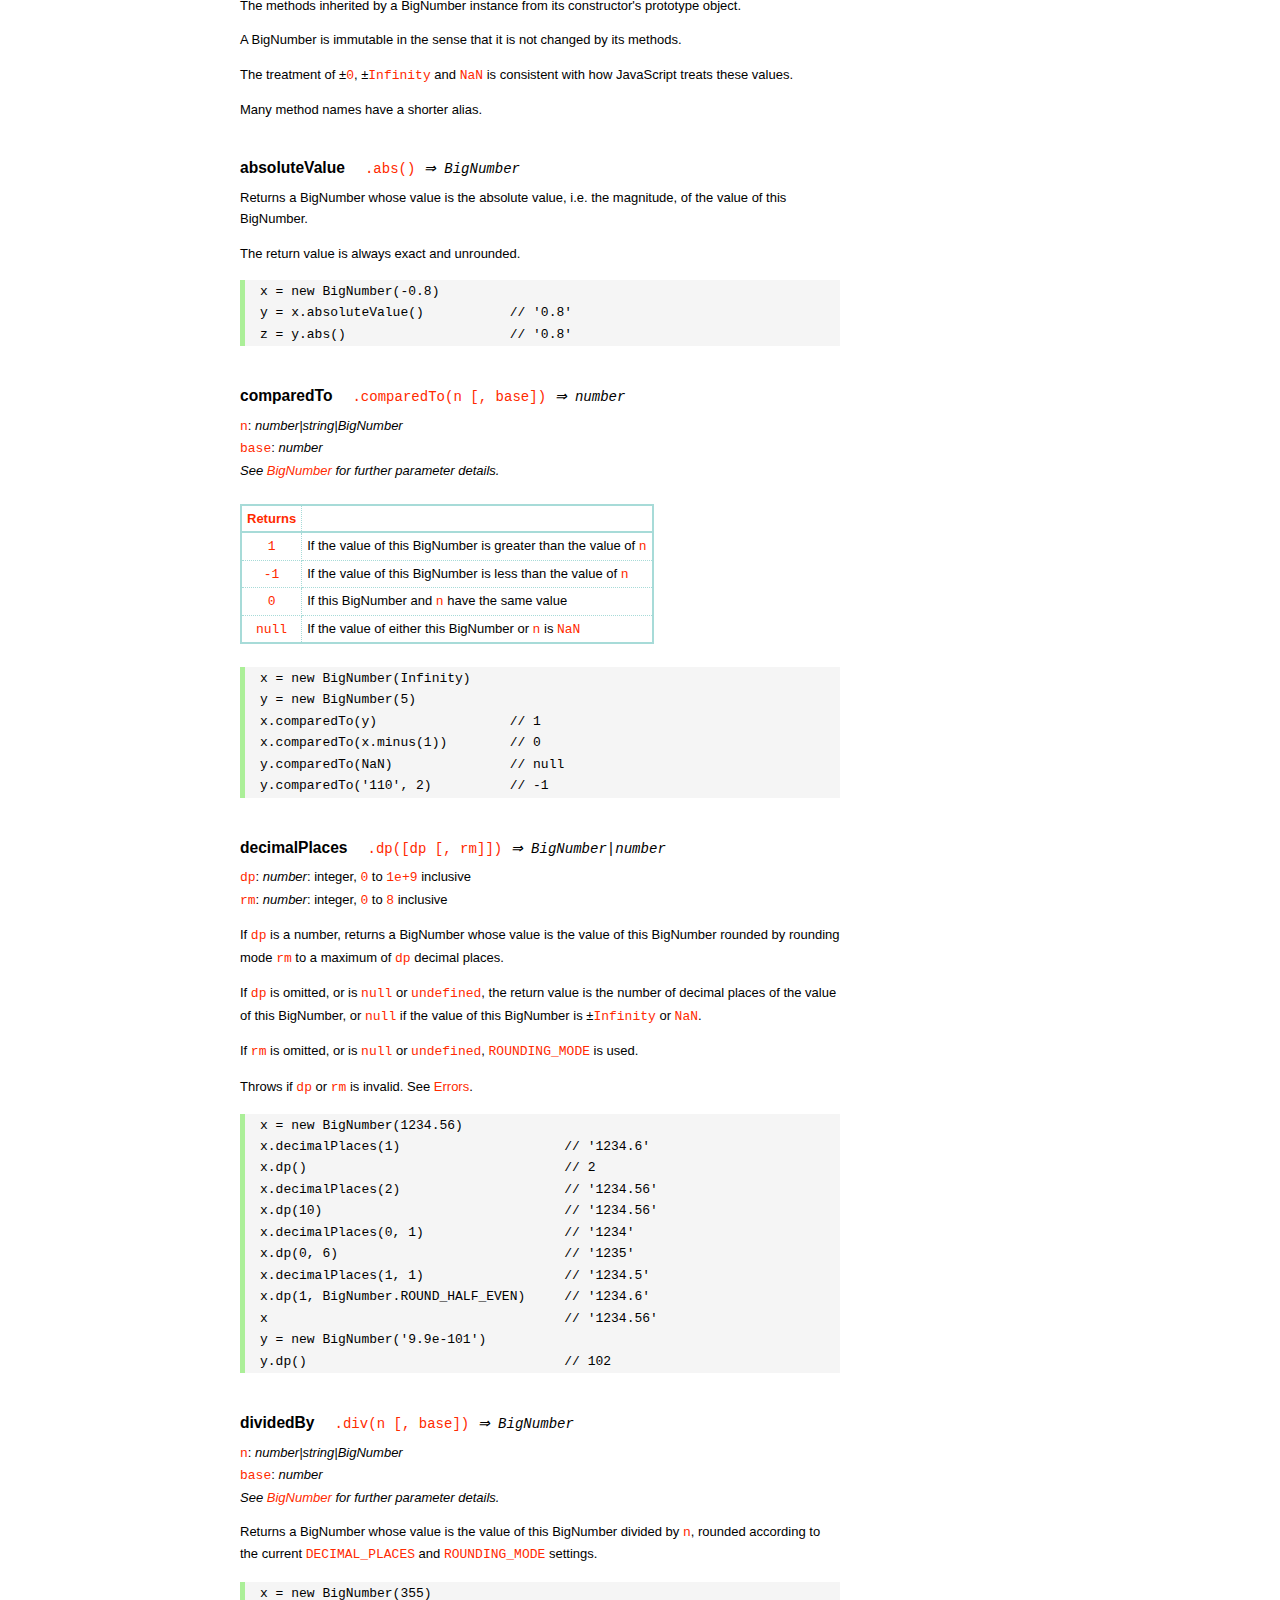
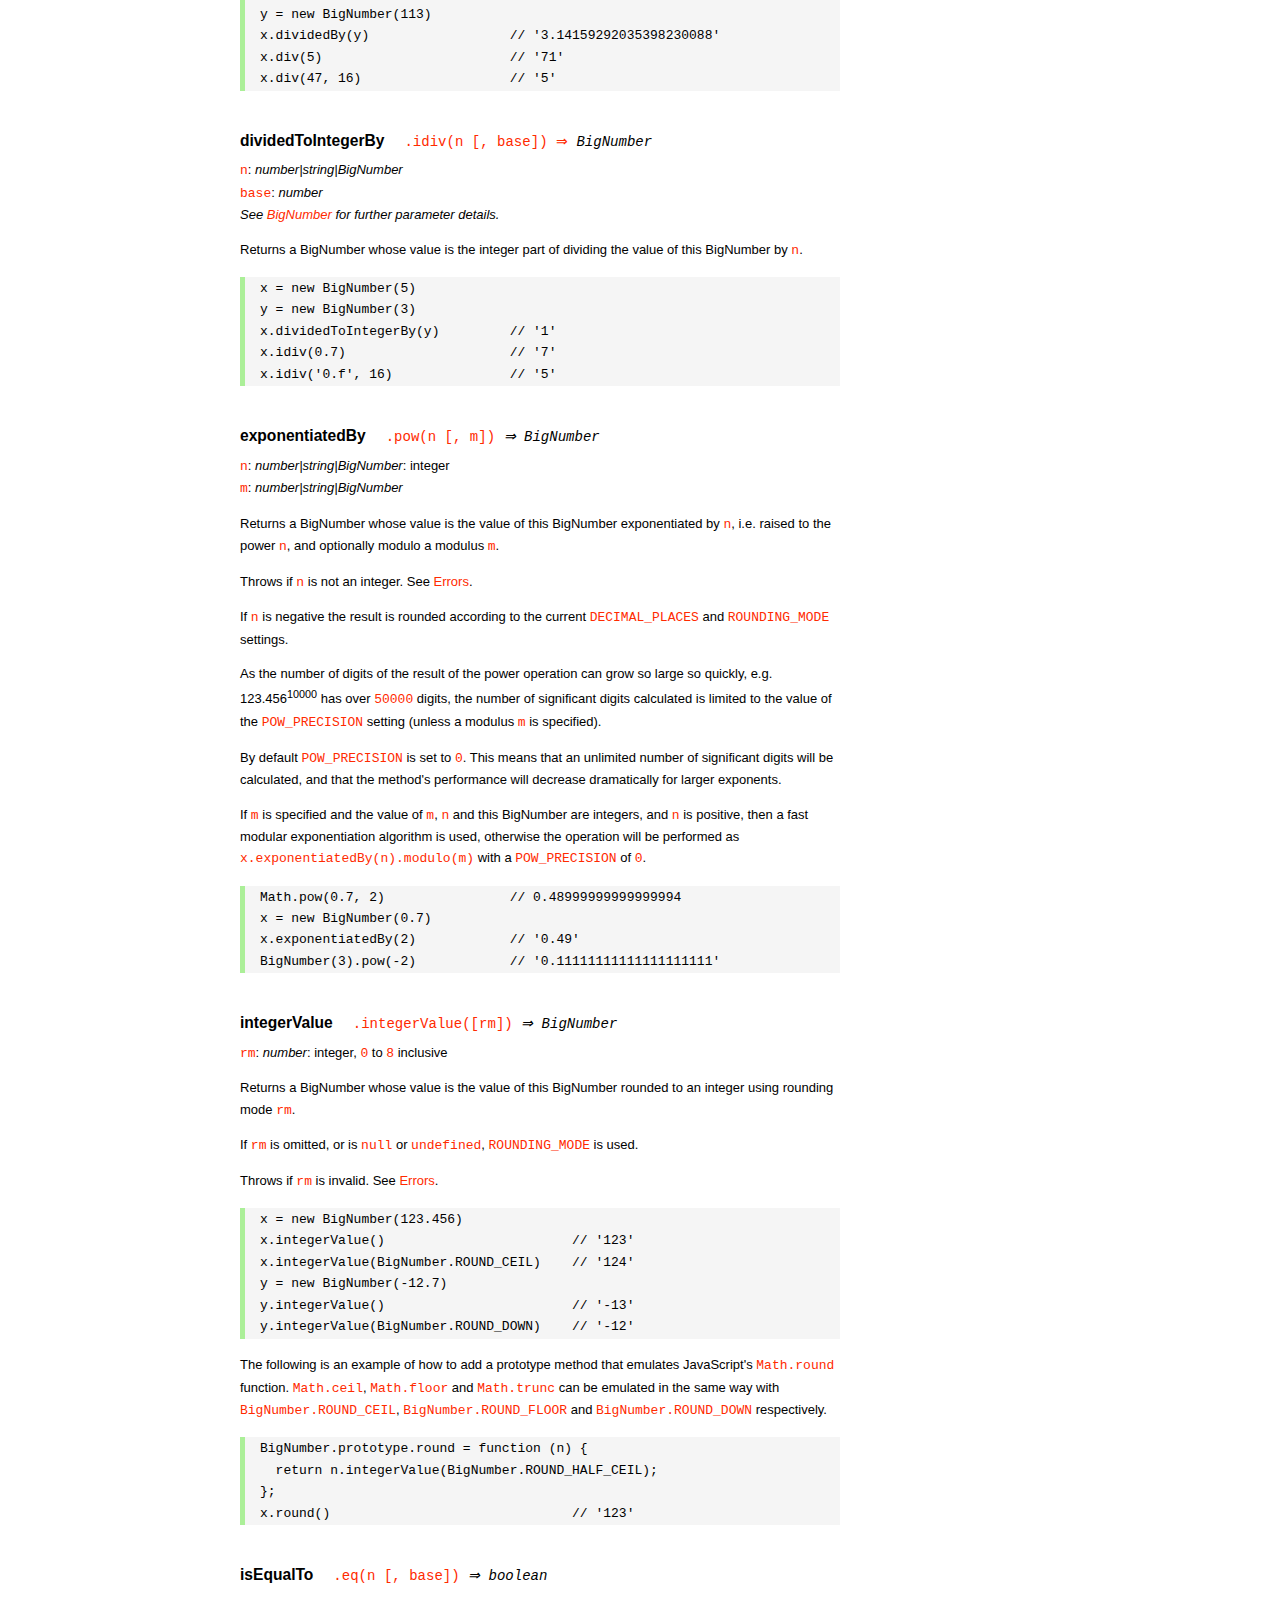
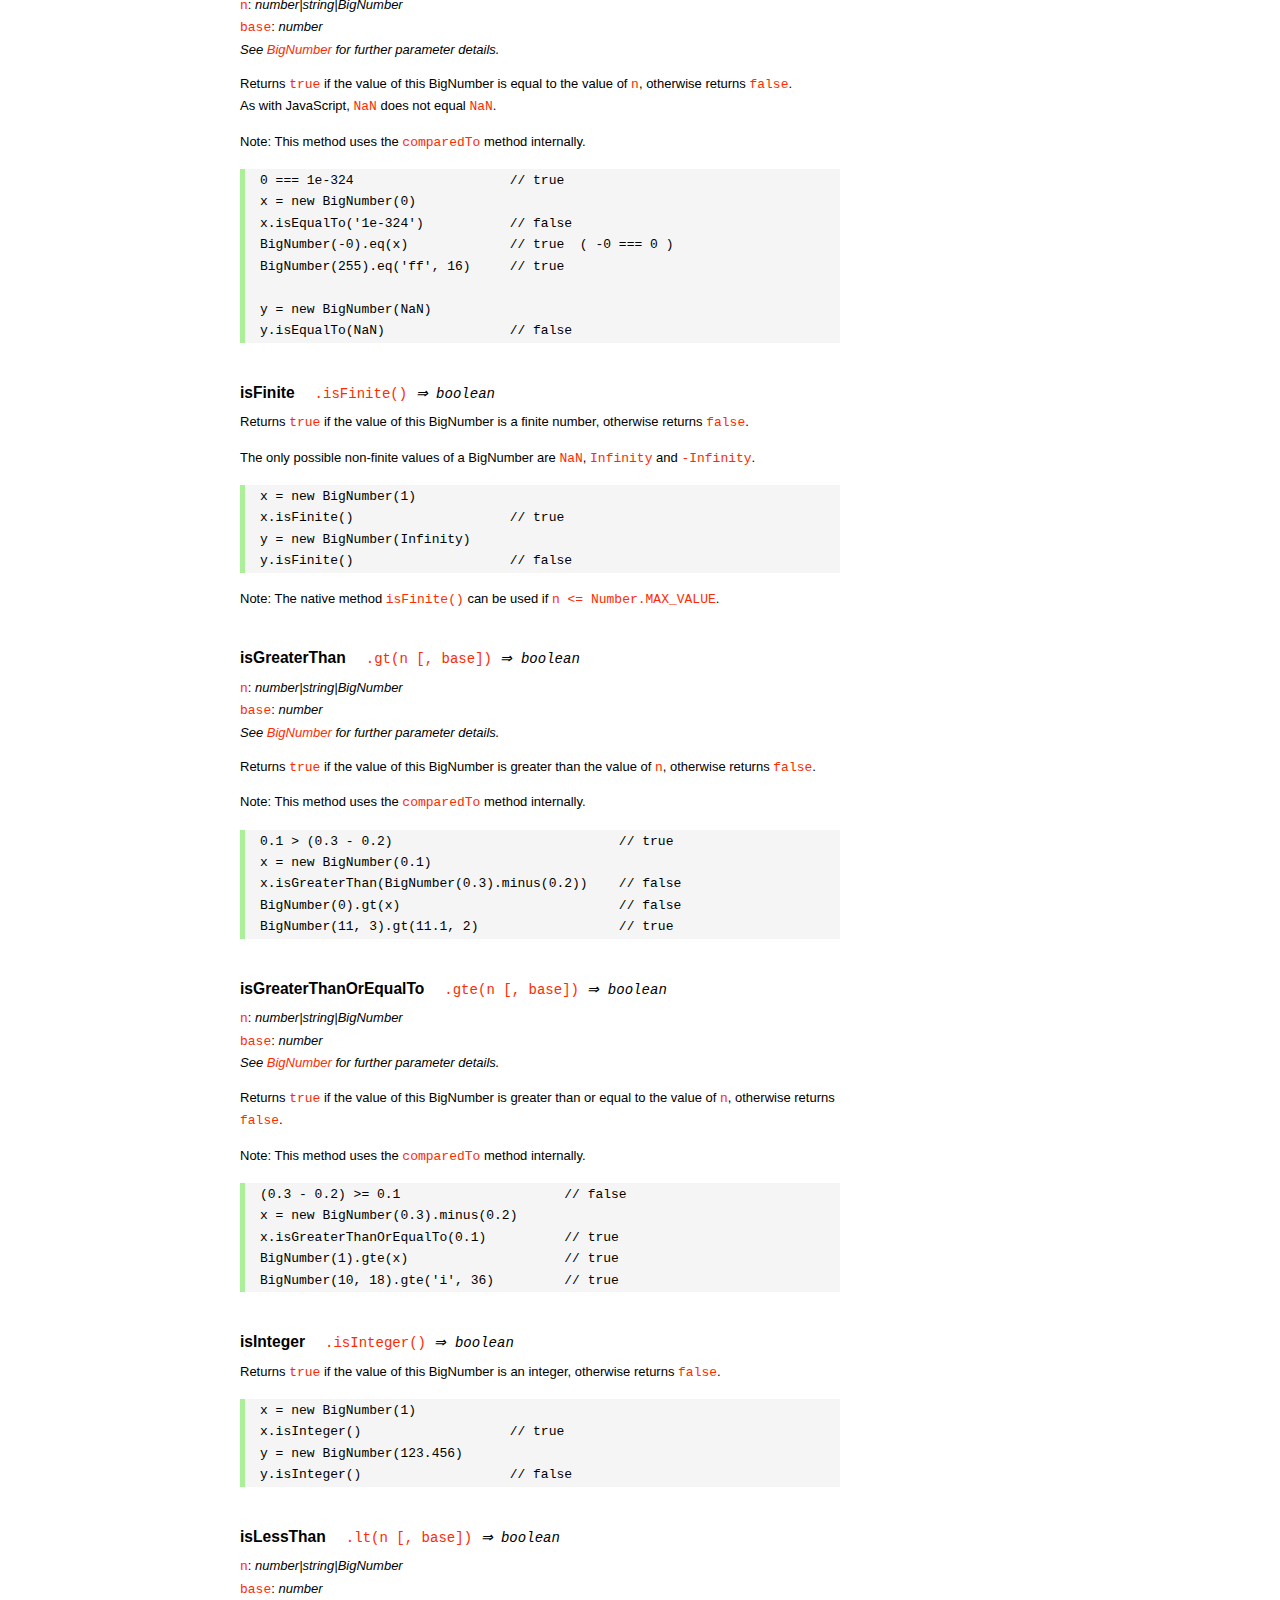
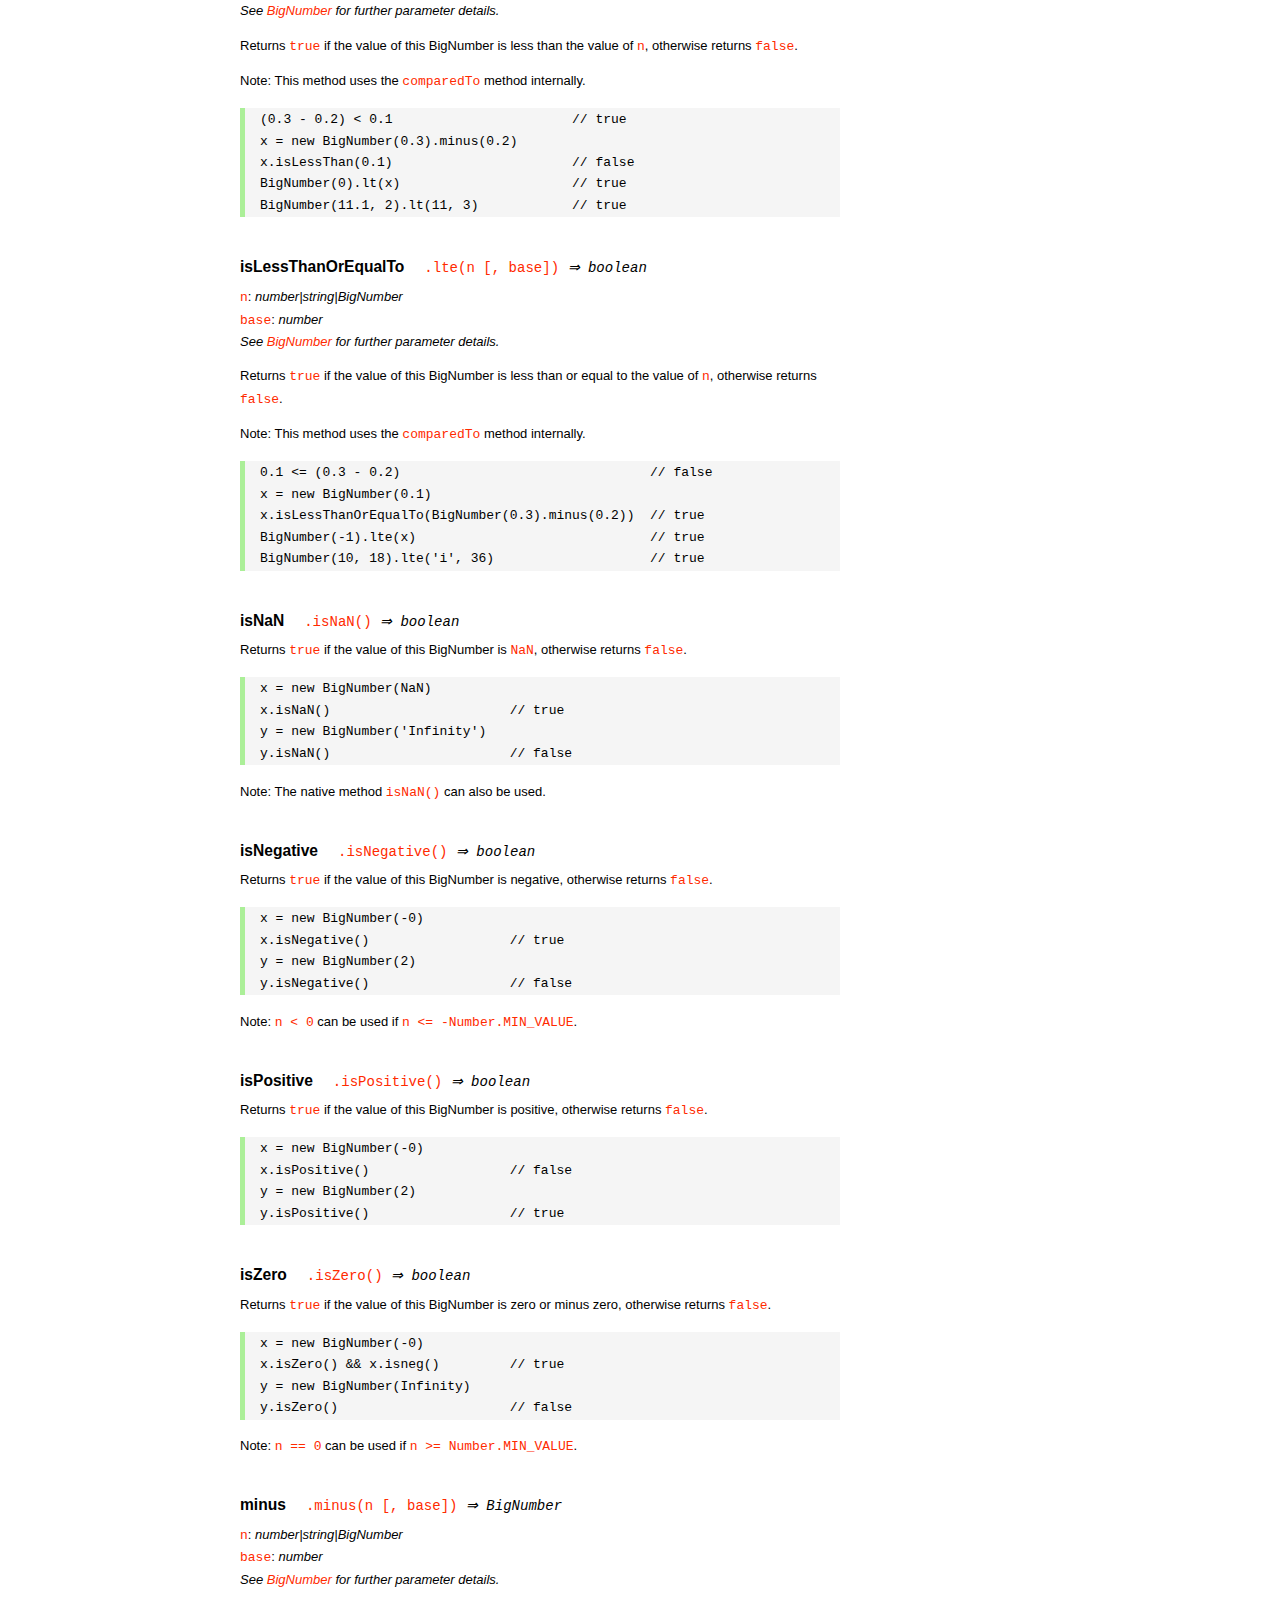
<file: Server/node_modules/bignumber.js/doc/API.html>
<!DOCTYPE HTML>
<html>
<head>
<meta charset="utf-8">
<meta http-equiv="X-UA-Compatible" content="IE=edge">
<meta name="Author" content="M Mclaughlin">
<title>bignumber.js API</title>
<style>
html{font-size:100%}
body{background:#fff;font-family:"Helvetica Neue",Helvetica,Arial,sans-serif;font-size:13px;
  line-height:1.65em;min-height:100%;margin:0}
body,i{color:#000}
.nav{background:#fff;position:fixed;top:0;bottom:0;left:0;width:200px;overflow-y:auto;
  padding:15px 0 30px 15px}
div.container{width:600px;margin:50px 0 50px 240px}
p{margin:0 0 1em;width:600px}
pre,ul{margin:1em 0}
h1,h2,h3,h4,h5{margin:0;padding:1.5em 0 0}
h1,h2{padding:.75em 0}
h1{font:400 3em Verdana,sans-serif;color:#000;margin-bottom:1em}
h2{font-size:2.25em;color:#ff2a00}
h3{font-size:1.75em;color:#4dc71f}
h4{font-size:1.75em;color:#ff2a00;padding-bottom:.75em}
h5{font-size:1.2em;margin-bottom:.4em}
h6{font-size:1.1em;margin-bottom:0.8em;padding:0.5em 0}
dd{padding-top:.35em}
dt{padding-top:.5em}
b{font-weight:700}
dt b{font-size:1.3em}
a,a:visited{color:#ff2a00;text-decoration:none}
a:active,a:hover{outline:0;text-decoration:underline}
.nav a,.nav b,.nav a:visited{display:block;color:#ff2a00;font-weight:700; margin-top:15px}
.nav b{color:#4dc71f;margin-top:20px;cursor:default;width:auto}
ul{list-style-type:none;padding:0 0 0 20px}
.nav ul{line-height:14px;padding-left:0;margin:5px 0 0}
.nav ul a,.nav ul a:visited,span{display:inline;color:#000;font-family:Verdana,Geneva,sans-serif;
  font-size:11px;font-weight:400;margin:0}
.inset,ul.inset{margin-left:20px}
.inset{font-size:.9em}
.nav li{width:auto;margin:0 0 3px}
.alias{font-style:italic;margin-left:20px}
table{border-collapse:collapse;border-spacing:0;border:2px solid #a7dbd8;margin:1.75em 0;padding:0}
td,th{text-align:left;margin:0;padding:2px 5px;border:1px dotted #a7dbd8}
th{border-top:2px solid #a7dbd8;border-bottom:2px solid #a7dbd8;color:#ff2a00}
code,pre{font-family:Consolas, monaco, monospace;font-weight:400}
pre{background:#f5f5f5;white-space:pre-wrap;word-wrap:break-word;border-left:5px solid #abef98;
  padding:1px 0 1px 15px;margin:1.2em 0}
code,.nav-title{color:#ff2a00}
.end{margin-bottom:25px}
.centre{text-align:center}
.error-table{font-size:13px;width:100%}
#faq{margin:3em 0 0}
li span{float:right;margin-right:10px;color:#c0c0c0}
#js{font:inherit;color:#4dc71f}
</style>
</head>
<body>

  <div class="nav">

    <a class='nav-title' href="#">API</a>

    <b> CONSTRUCTOR </b>
    <ul>
      <li><a href="#bignumber">BigNumber</a></li>
    </ul>

    <a href="#methods">Methods</a>
    <ul>
      <li><a href="#clone">clone</a></li>
      <li><a href="#config" >config</a><span>set</span></li>
      <li>
        <ul class="inset">
          <li><a href="#decimal-places">DECIMAL_PLACES</a></li>
          <li><a href="#rounding-mode" >ROUNDING_MODE</a></li>
          <li><a href="#exponential-at">EXPONENTIAL_AT</a></li>
          <li><a href="#range"         >RANGE</a></li>
          <li><a href="#crypto"        >CRYPTO</a></li>
          <li><a href="#modulo-mode"   >MODULO_MODE</a></li>
          <li><a href="#pow-precision" >POW_PRECISION</a></li>
          <li><a href="#format"        >FORMAT</a></li>
          <li><a href="#alphabet"      >ALPHABET</a></li>
        </ul>
      </li>
      <li><a href="#isBigNumber">isBigNumber</a></li>
      <li><a href="#max"        >maximum</a><span>max</span></li>
      <li><a href="#min"        >minimum</a><span>min</span></li>
      <li><a href="#random"     >random</a></li>
    </ul>

    <a href="#constructor-properties">Properties</a>
    <ul>
      <li><a href="#round-up"        >ROUND_UP</a></li>
      <li><a href="#round-down"      >ROUND_DOWN</a></li>
      <li><a href="#round-ceil"      >ROUND_CEIL</a></li>
      <li><a href="#round-floor"     >ROUND_FLOOR</a></li>
      <li><a href="#round-half-up"   >ROUND_HALF_UP</a></li>
      <li><a href="#round-half-down" >ROUND_HALF_DOWN</a></li>
      <li><a href="#round-half-even" >ROUND_HALF_EVEN</a></li>
      <li><a href="#round-half-ceil" >ROUND_HALF_CEIL</a></li>
      <li><a href="#round-half-floor">ROUND_HALF_FLOOR</a></li>
    </ul>

    <b> INSTANCE </b>

    <a href="#prototype-methods">Methods</a>
    <ul>
      <li><a href="#abs"    >absoluteValue         </a><span>abs</span>  </li>
      <li><a href="#cmp"    >comparedTo            </a>                  </li>
      <li><a href="#dp"     >decimalPlaces         </a><span>dp</span>   </li>
      <li><a href="#div"    >dividedBy             </a><span>div</span>  </li>
      <li><a href="#divInt" >dividedToIntegerBy    </a><span>idiv</span> </li>
      <li><a href="#pow"    >exponentiatedBy       </a><span>pow</span>  </li>
      <li><a href="#int"    >integerValue          </a>                  </li>
      <li><a href="#eq"     >isEqualTo             </a><span>eq</span>   </li>
      <li><a href="#isF"    >isFinite              </a>                  </li>
      <li><a href="#gt"     >isGreaterThan         </a><span>gt</span>   </li>
      <li><a href="#gte"    >isGreaterThanOrEqualTo</a><span>gte</span>  </li>
      <li><a href="#isInt"  >isInteger             </a>                  </li>
      <li><a href="#lt"     >isLessThan            </a><span>lt</span>   </li>
      <li><a href="#lte"    >isLessThanOrEqualTo   </a><span>lte</span>  </li>
      <li><a href="#isNaN"  >isNaN                 </a>                  </li>
      <li><a href="#isNeg"  >isNegative            </a>                  </li>
      <li><a href="#isPos"  >isPositive            </a>                  </li>
      <li><a href="#isZ"    >isZero                </a>                  </li>
      <li><a href="#minus"  >minus                 </a>                  </li>
      <li><a href="#mod"    >modulo                </a><span>mod</span>  </li>
      <li><a href="#times"  >multipliedBy          </a><span>times</span></li>
      <li><a href="#neg"    >negated               </a>                  </li>
      <li><a href="#plus"   >plus                  </a>                  </li>
      <li><a href="#sd"     >precision             </a><span>sd</span>   </li>
      <li><a href="#shift"  >shiftedBy             </a>                  </li>
      <li><a href="#sqrt"   >squareRoot            </a><span>sqrt</span> </li>
      <li><a href="#toE"    >toExponential         </a>                  </li>
      <li><a href="#toFix"  >toFixed               </a>                  </li>
      <li><a href="#toFor"  >toFormat              </a>                  </li>
      <li><a href="#toFr"   >toFraction            </a>                  </li>
      <li><a href="#toJSON" >toJSON                </a>                  </li>
      <li><a href="#toN"    >toNumber              </a>                  </li>
      <li><a href="#toP"    >toPrecision           </a>                  </li>
      <li><a href="#toS"    >toString              </a>                  </li>
      <li><a href="#valueOf">valueOf               </a>                  </li>
    </ul>

    <a href="#instance-properties">Properties</a>
    <ul>
      <li><a href="#coefficient">c: coefficient</a></li>
      <li><a href="#exponent"   >e: exponent</a></li>
      <li><a href="#sign"       >s: sign</a></li>
    </ul>

    <a href="#zero-nan-infinity">Zero, NaN &amp; Infinity</a>
    <a href="#Errors">Errors</a>
    <a class='end' href="#faq">FAQ</a>

  </div>

  <div class="container">

    <h1>bignumber<span id='js'>.js</span></h1>

    <p>A JavaScript library for arbitrary-precision arithmetic.</p>
    <p><a href="https://github.com/MikeMcl/bignumber.js">Hosted on GitHub</a>. </p>

    <h2>API</h2>

    <p>
      See the <a href='https://github.com/MikeMcl/bignumber.js'>README</a> on GitHub for a
      quick-start introduction.
    </p>
    <p>
      In all examples below, <code>var</code> and semicolons are not shown, and if a commented-out
      value is in quotes it means <code>toString</code> has been called on the preceding expression.
    </p>


    <h3>CONSTRUCTOR</h3>


    <h5 id="bignumber">
      BigNumber<code class='inset'>BigNumber(n [, base]) <i>&rArr; BigNumber</i></code>
    </h5>
    <p>
      <code>n</code>: <i>number|string|BigNumber</i><br />
      <code>base</code>: <i>number</i>: integer, <code>2</code> to <code>36</code> inclusive. (See
      <a href='#alphabet'><code>ALPHABET</code></a> to extend this range).
    </p>
    <p>
      Returns a new instance of a BigNumber object with value <code>n</code>, where <code>n</code>
      is a numeric value in the specified <code>base</code>, or base <code>10</code> if
      <code>base</code> is omitted or is <code>null</code> or <code>undefined</code>.
    </p>
    <pre>
x = new BigNumber(123.4567)                // '123.4567'
// 'new' is optional
y = BigNumber(x)                           // '123.4567'</pre>
    <p>
      If <code>n</code> is a base <code>10</code> value it can be in normal (fixed-point) or
      exponential notation. Values in other bases must be in normal notation. Values in any base can
      have fraction digits, i.e. digits after the decimal point.
    </p>
    <pre>
new BigNumber(43210)                       // '43210'
new BigNumber('4.321e+4')                  // '43210'
new BigNumber('-735.0918e-430')            // '-7.350918e-428'
new BigNumber('123412421.234324', 5)       // '607236.557696'</pre>
    <p>
      Signed <code>0</code>, signed <code>Infinity</code> and <code>NaN</code> are supported.
    </p>
    <pre>
new BigNumber('-Infinity')                 // '-Infinity'
new BigNumber(NaN)                         // 'NaN'
new BigNumber(-0)                          // '0'
new BigNumber('.5')                        // '0.5'
new BigNumber('+2')                        // '2'</pre>
    <p>
      String values in hexadecimal literal form, e.g. <code>'0xff'</code>, are valid, as are
      string values with the octal and binary prefixs <code>'0o'</code> and <code>'0b'</code>.
      String values in octal literal form without the prefix will be interpreted as
      decimals, e.g. <code>'011'</code> is interpreted as 11, not 9.
    </p>
    <pre>
new BigNumber(-10110100.1, 2)              // '-180.5'
new BigNumber('-0b10110100.1')             // '-180.5'
new BigNumber('ff.8', 16)                  // '255.5'
new BigNumber('0xff.8')                    // '255.5'</pre>
    <p>
      If a base is specified, <code>n</code> is rounded according to the current
      <a href='#decimal-places'><code>DECIMAL_PLACES</code></a> and
      <a href='#rounding-mode'><code>ROUNDING_MODE</code></a> settings. <em>This includes base
      <code>10</code> so don't include a <code>base</code> parameter for decimal values unless
      this behaviour is wanted.</em>
    </p>
    <pre>BigNumber.config({ DECIMAL_PLACES: 5 })
new BigNumber(1.23456789)                  // '1.23456789'
new BigNumber(1.23456789, 10)              // '1.23457'</pre>
    <p>An error is thrown if <code>base</code> is invalid. See <a href='#Errors'>Errors</a>.</p>
    <p>
      There is no limit to the number of digits of a value of type <em>string</em> (other than
      that of JavaScript's maximum array size). See <a href='#range'><code>RANGE</code></a> to set
      the maximum and minimum possible exponent value of a BigNumber.
    </p>
    <pre>
new BigNumber('5032485723458348569331745.33434346346912144534543')
new BigNumber('4.321e10000000')</pre>
    <p>BigNumber <code>NaN</code> is returned if <code>n</code> is invalid
    (unless <code>BigNumber.DEBUG</code> is <code>true</code>, see below).</p>
    <pre>
new BigNumber('.1*')                       // 'NaN'
new BigNumber('blurgh')                    // 'NaN'
new BigNumber(9, 2)                        // 'NaN'</pre>
    <p>
      To aid in debugging, if <code>BigNumber.DEBUG</code> is <code>true</code> then an error will
      be thrown on an invalid <code>n</code>. An error will also be thrown if <code>n</code> is of
      type <em>number</em> with more than <code>15</code> significant digits, as calling
      <code><a href='#toS'>toString</a></code> or <code><a href='#valueOf'>valueOf</a></code> on
      these numbers may not result in the intended value.
    </p>
      <pre>
console.log(823456789123456.3)            //  823456789123456.2
new BigNumber(823456789123456.3)          // '823456789123456.2'
BigNumber.DEBUG = true
// '[BigNumber Error] Number primitive has more than 15 significant digits'
new BigNumber(823456789123456.3)
// '[BigNumber Error] Not a base 2 number'
new BigNumber(9, 2)</pre>




    <h4 id="methods">Methods</h4>
     <p>The static methods of a BigNumber constructor.</p>




    <h5 id="clone">clone
      <code class='inset'>.clone([object]) <i>&rArr; BigNumber constructor</i></code>
    </h5>
    <p><code>object</code>: <i>object</i></p>
    <p>
      Returns a new independent BigNumber constructor with configuration as described by
      <code>object</code> (see <a href='#config'><code>config</code></a>), or with the default
      configuration if <code>object</code> is <code>null</code> or <code>undefined</code>.
    </p>
    <p>
      Throws if <code>object</code> is not an object. See <a href='#Errors'>Errors</a>.
    </p>
    <pre>BigNumber.config({ DECIMAL_PLACES: 5 })
BN = BigNumber.clone({ DECIMAL_PLACES: 9 })

x = new BigNumber(1)
y = new BN(1)

x.div(3)                        // 0.33333
y.div(3)                        // 0.333333333

// BN = BigNumber.clone({ DECIMAL_PLACES: 9 }) is equivalent to:
BN = BigNumber.clone()
BN.config({ DECIMAL_PLACES: 9 })</pre>



    <h5 id="config">config<code class='inset'>set([object]) <i>&rArr; object</i></code></h5>
    <p>
      <code>object</code>: <i>object</i>: an object that contains some or all of the following
      properties.
    </p>
    <p>Configures the settings for this particular BigNumber constructor.</p>

    <dl class='inset'>
      <dt id="decimal-places"><code><b>DECIMAL_PLACES</b></code></dt>
      <dd>
        <i>number</i>: integer, <code>0</code> to <code>1e+9</code> inclusive<br />
        Default value: <code>20</code>
      </dd>
      <dd>
        The <u>maximum</u> number of decimal places of the results of operations involving
        division, i.e. division, square root and base conversion operations, and power
        operations with negative exponents.<br />
      </dd>
      <dd>
      <pre>BigNumber.config({ DECIMAL_PLACES: 5 })
BigNumber.set({ DECIMAL_PLACES: 5 })    // equivalent</pre>
      </dd>



      <dt id="rounding-mode"><code><b>ROUNDING_MODE</b></code></dt>
      <dd>
        <i>number</i>: integer, <code>0</code> to <code>8</code> inclusive<br />
        Default value: <code>4</code> <a href="#round-half-up">(<code>ROUND_HALF_UP</code>)</a>
      </dd>
      <dd>
        The rounding mode used in the above operations and the default rounding mode of
        <a href='#dp'><code>decimalPlaces</code></a>,
        <a href='#sd'><code>precision</code></a>,
        <a href='#toE'><code>toExponential</code></a>,
        <a href='#toFix'><code>toFixed</code></a>,
        <a href='#toFor'><code>toFormat</code></a> and
        <a href='#toP'><code>toPrecision</code></a>.
      </dd>
      <dd>The modes are available as enumerated properties of the BigNumber constructor.</dd>
       <dd>
      <pre>BigNumber.config({ ROUNDING_MODE: 0 })
BigNumber.set({ ROUNDING_MODE: BigNumber.ROUND_UP })    // equivalent</pre>
        </dd>



      <dt id="exponential-at"><code><b>EXPONENTIAL_AT</b></code></dt>
      <dd>
        <i>number</i>: integer, magnitude <code>0</code> to <code>1e+9</code> inclusive, or
        <br />
        <i>number</i>[]: [ integer <code>-1e+9</code> to <code>0</code> inclusive, integer
        <code>0</code> to <code>1e+9</code> inclusive ]<br />
        Default value: <code>[-7, 20]</code>
      </dd>
      <dd>
        The exponent value(s) at which <code>toString</code> returns exponential notation.
      </dd>
      <dd>
        If a single number is assigned, the value is the exponent magnitude.<br />
        If an array of two numbers is assigned then the first number is the negative exponent
        value at and beneath which exponential notation is used, and the second number is the
        positive exponent value at and above which the same.
      </dd>
      <dd>
        For example, to emulate JavaScript numbers in terms of the exponent values at which they
        begin to use exponential notation, use <code>[-7, 20]</code>.
      </dd>
      <dd>
      <pre>BigNumber.config({ EXPONENTIAL_AT: 2 })
new BigNumber(12.3)         // '12.3'        e is only 1
new BigNumber(123)          // '1.23e+2'
new BigNumber(0.123)        // '0.123'       e is only -1
new BigNumber(0.0123)       // '1.23e-2'

BigNumber.config({ EXPONENTIAL_AT: [-7, 20] })
new BigNumber(123456789)    // '123456789'   e is only 8
new BigNumber(0.000000123)  // '1.23e-7'

// Almost never return exponential notation:
BigNumber.config({ EXPONENTIAL_AT: 1e+9 })

// Always return exponential notation:
BigNumber.config({ EXPONENTIAL_AT: 0 })</pre>
      </dd>
      <dd>
        Regardless of the value of <code>EXPONENTIAL_AT</code>, the <code>toFixed</code> method
        will always return a value in normal notation and the <code>toExponential</code> method
        will always return a value in exponential form.
      </dd>
      <dd>
        Calling <code>toString</code> with a base argument, e.g. <code>toString(10)</code>, will
        also always return normal notation.
      </dd>



      <dt id="range"><code><b>RANGE</b></code></dt>
      <dd>
        <i>number</i>: integer, magnitude <code>1</code> to <code>1e+9</code> inclusive, or
        <br />
        <i>number</i>[]: [ integer <code>-1e+9</code> to <code>-1</code> inclusive, integer
        <code>1</code> to <code>1e+9</code> inclusive ]<br />
        Default value: <code>[-1e+9, 1e+9]</code>
      </dd>
      <dd>
        The exponent value(s) beyond which overflow to <code>Infinity</code> and underflow to
        zero occurs.
      </dd>
      <dd>
        If a single number is assigned, it is the maximum exponent magnitude: values wth a
        positive exponent of greater magnitude become <code>Infinity</code> and those with a
        negative exponent of greater magnitude become zero.
      <dd>
        If an array of two numbers is assigned then the first number is the negative exponent
        limit and the second number is the positive exponent limit.
      </dd>
      <dd>
        For example, to emulate JavaScript numbers in terms of the exponent values at which they
        become zero and <code>Infinity</code>, use <code>[-324, 308]</code>.
      </dd>
      <dd>
      <pre>BigNumber.config({ RANGE: 500 })
BigNumber.config().RANGE     // [ -500, 500 ]
new BigNumber('9.999e499')   // '9.999e+499'
new BigNumber('1e500')       // 'Infinity'
new BigNumber('1e-499')      // '1e-499'
new BigNumber('1e-500')      // '0'

BigNumber.config({ RANGE: [-3, 4] })
new BigNumber(99999)         // '99999'      e is only 4
new BigNumber(100000)        // 'Infinity'   e is 5
new BigNumber(0.001)         // '0.01'       e is only -3
new BigNumber(0.0001)        // '0'          e is -4</pre>
      </dd>
      <dd>
        The largest possible magnitude of a finite BigNumber is
        <code>9.999...e+1000000000</code>.<br />
        The smallest possible magnitude of a non-zero BigNumber is <code>1e-1000000000</code>.
      </dd>



      <dt id="crypto"><code><b>CRYPTO</b></code></dt>
      <dd>
        <i>boolean</i>: <code>true</code> or <code>false</code>.<br />
        Default value: <code>false</code>
      </dd>
      <dd>
        The value that determines whether cryptographically-secure pseudo-random number
        generation is used.
      </dd>
      <dd>
        If <code>CRYPTO</code> is set to <code>true</code> then the
        <a href='#random'><code>random</code></a> method will generate random digits using
        <code>crypto.getRandomValues</code> in browsers that support it, or
        <code>crypto.randomBytes</code> if using a version of Node.js that supports it.
      </dd>
      <dd>
        If neither function is supported by the host environment then attempting to set
        <code>CRYPTO</code> to <code>true</code> will fail and an exception will be thrown.
      </dd>
      <dd>
        If <code>CRYPTO</code> is <code>false</code> then the source of randomness used will be
        <code>Math.random</code> (which is assumed to generate at least <code>30</code> bits of
        randomness).
      </dd>
      <dd>See <a href='#random'><code>random</code></a>.</dd>
      <dd>
      <pre>BigNumber.config({ CRYPTO: true })
BigNumber.config().CRYPTO       // true
BigNumber.random()              // 0.54340758610486147524</pre>
      </dd>



      <dt id="modulo-mode"><code><b>MODULO_MODE</b></code></dt>
      <dd>
        <i>number</i>: integer, <code>0</code> to <code>9</code> inclusive<br />
        Default value: <code>1</code> (<a href="#round-down"><code>ROUND_DOWN</code></a>)
      </dd>
      <dd>The modulo mode used when calculating the modulus: <code>a mod n</code>.</dd>
      <dd>
        The quotient, <code>q = a / n</code>, is calculated according to the
        <a href='#rounding-mode'><code>ROUNDING_MODE</code></a> that corresponds to the chosen
        <code>MODULO_MODE</code>.
      </dd>
      <dd>The remainder, <code>r</code>, is calculated as: <code>r = a - n * q</code>.</dd>
      <dd>
        The modes that are most commonly used for the modulus/remainder operation are shown in
        the following table. Although the other rounding modes can be used, they may not give
        useful results.
      </dd>
      <dd>
        <table>
          <tr><th>Property</th><th>Value</th><th>Description</th></tr>
          <tr>
            <td><b>ROUND_UP</b></td><td class='centre'>0</td>
            <td>
              The remainder is positive if the dividend is negative, otherwise it is negative.
            </td>
          </tr>
          <tr>
            <td><b>ROUND_DOWN</b></td><td class='centre'>1</td>
            <td>
              The remainder has the same sign as the dividend.<br />
              This uses 'truncating division' and matches the behaviour of JavaScript's
              remainder operator <code>%</code>.
            </td>
          </tr>
          <tr>
            <td><b>ROUND_FLOOR</b></td><td class='centre'>3</td>
            <td>
              The remainder has the same sign as the divisor.<br />
              This matches Python's <code>%</code> operator.
            </td>
          </tr>
          <tr>
            <td><b>ROUND_HALF_EVEN</b></td><td class='centre'>6</td>
            <td>The <i>IEEE 754</i> remainder function.</td>
          </tr>
           <tr>
             <td><b>EUCLID</b></td><td class='centre'>9</td>
             <td>
               The remainder is always positive. Euclidian division: <br />
               <code>q = sign(n) * floor(a / abs(n))</code>
             </td>
           </tr>
        </table>
      </dd>
      <dd>
        The rounding/modulo modes are available as enumerated properties of the BigNumber
        constructor.
      </dd>
      <dd>See <a href='#mod'><code>modulo</code></a>.</dd>
      <dd>
        <pre>BigNumber.config({ MODULO_MODE: BigNumber.EUCLID })
BigNumber.config({ MODULO_MODE: 9 })          // equivalent</pre>
      </dd>



      <dt id="pow-precision"><code><b>POW_PRECISION</b></code></dt>
      <dd>
        <i>number</i>: integer, <code>0</code> to <code>1e+9</code> inclusive.<br />
        Default value: <code>0</code>
      </dd>
      <dd>
        The <i>maximum</i> precision, i.e. number of significant digits, of the result of the power
        operation (unless a modulus is specified).
      </dd>
      <dd>If set to <code>0</code>, the number of significant digits will not be limited.</dd>
      <dd>See <a href='#pow'><code>exponentiatedBy</code></a>.</dd>
      <dd><pre>BigNumber.config({ POW_PRECISION: 100 })</pre></dd>



      <dt id="format"><code><b>FORMAT</b></code></dt>
      <dd><i>object</i></dd>
      <dd>
        The <code>FORMAT</code> object configures the format of the string returned by the
        <a href='#toFor'><code>toFormat</code></a> method.
      </dd>
      <dd>
        The example below shows the properties of the <code>FORMAT</code> object that are
        recognised, and their default values.
      </dd>
      <dd>
         Unlike the other configuration properties, the values of the properties of the
         <code>FORMAT</code> object will not be checked for validity. The existing
         <code>FORMAT</code> object will simply be replaced by the object that is passed in.
         The object can include any number of the properties shown below.
      </dd>
      <dd>See <a href='#toFor'><code>toFormat</code></a> for examples of usage.</dd>
      <dd>
      <pre>
BigNumber.config({
    FORMAT: {
        // the decimal separator
        decimalSeparator: '.',
        // the grouping separator of the integer part
        groupSeparator: ',',
        // the primary grouping size of the integer part
        groupSize: 3,
        // the secondary grouping size of the integer part
        secondaryGroupSize: 0,
        // the grouping separator of the fraction part
        fractionGroupSeparator: ' ',
        // the grouping size of the fraction part
        fractionGroupSize: 0
    }
});</pre>
      </dd>



      <dt id="alphabet"><code><b>ALPHABET</b></code></dt>
      <dd>
        <i>string</i><br />
        Default value: <code>'0123456789abcdefghijklmnopqrstuvwxyz'</code>
      </dd>
      <dd>
        The alphabet used for base conversion. The length of the alphabet corresponds to the
        maximum value of the base argument that can be passed to the
        <a href='#bignumber'><code>BigNumber</code></a> constructor or
        <a href='#toS'><code>toString</code></a>.
      </dd>
      <dd>
        There is no maximum length for the alphabet, but it must be at least 2 characters long, and
        it must not contain a repeated character, or <code>'.'</code>, as that is used as the
        decimal separator for all values whatever their base.
      </dd>
      <dd>
        <pre>// duodecimal (base 12)
BigNumber.config({ ALPHABET: '0123456789TE' })
x = new BigNumber('T', 12)
x.toString()                // '10'
x.toString(12)              // 'T'</pre>
      </dd>



    </dl>
    <br /><br />
    <p>Returns an object with the above properties and their current values.</p>
    <p>
      Throws if <code>object</code> is not an object, or if an invalid value is assigned to
      one or more of the above properties. See <a href='#Errors'>Errors</a>.
    </p>
    <pre>
BigNumber.config({
    DECIMAL_PLACES: 40,
    ROUNDING_MODE: BigNumber.ROUND_HALF_CEIL,
    EXPONENTIAL_AT: [-10, 20],
    RANGE: [-500, 500],
    CRYPTO: true,
    MODULO_MODE: BigNumber.ROUND_FLOOR,
    POW_PRECISION: 80,
    FORMAT: {
        groupSize: 3,
        groupSeparator: ' ',
        decimalSeparator: ','
    },
    ALPHABET: '0123456789abcdefghijklmnopqrstuvwxyzABCDEFGHIJKLMNOPQRSTUVWXYZ$_'
});

obj = BigNumber.config();
obj.DECIMAL_PLACES        // 40
obj.RANGE                 // [-500, 500]</pre>



    <h5 id="isBigNumber">
      isBigNumber<code class='inset'>.isBigNumber(value) <i>&rArr; boolean</i></code>
    </h5>
    <p><code>value</code>: <i>any</i><br /></p>
    <p>
      Returns <code>true</code> if <code>value</code> is a BigNumber instance, otherwise returns
      <code>false</code>.
    </p>
      <pre>x = 42
y = new BigNumber(x)

BigNumber.isBigNumber(x)             // false
y instanceof BigNumber               // true
BigNumber.isBigNumber(y)             // true

BN = BigNumber.clone();
z = new BN(x)
z instanceof BigNumber               // false
BigNumber.isBigNumber(z)             // true</pre>



    <h5 id="max">
      maximum<code class='inset'>.max([arg1 [, arg2, ...]]) <i>&rArr; BigNumber</i></code>
    </h5>
    <p>
      <code>arg1</code>, <code>arg2</code>, ...: <i>number|string|BigNumber</i><br />
      <i>See <code><a href="#bignumber">BigNumber</a></code> for further parameter details.</i>
    </p>
    <p>
      Returns a BigNumber whose value is the maximum of <code>arg1</code>,
      <code>arg2</code>,... .
    </p>
    <p>The argument to this method can also be an array of values.</p>
    <p>The return value is always exact and unrounded.</p>
    <pre>x = new BigNumber('3257869345.0378653')
BigNumber.maximum(4e9, x, '123456789.9')      // '4000000000'

arr = [12, '13', new BigNumber(14)]
BigNumber.max(arr)                            // '14'</pre>



    <h5 id="min">
      minimum<code class='inset'>.min([arg1 [, arg2, ...]]) <i>&rArr; BigNumber</i></code>
    </h5>
    <p>
      <code>arg1</code>, <code>arg2</code>, ...: <i>number|string|BigNumber</i><br />
      <i>See <code><a href="#bignumber">BigNumber</a></code> for further parameter details.</i>
    </p>
    <p>
      Returns a BigNumber whose value is the minimum of <code>arg1</code>,
      <code>arg2</code>,... .
    </p>
    <p>The argument to this method can also be an array of values.</p>
    <p>The return value is always exact and unrounded.</p>
    <pre>x = new BigNumber('3257869345.0378653')
BigNumber.minimum(4e9, x, '123456789.9')      // '123456789.9'

arr = [2, new BigNumber(-14), '-15.9999', -12]
BigNumber.min(arr)                            // '-15.9999'</pre>



    <h5 id="random">
      random<code class='inset'>.random([dp]) <i>&rArr; BigNumber</i></code>
    </h5>
    <p><code>dp</code>: <i>number</i>: integer, <code>0</code> to <code>1e+9</code> inclusive</p>
    <p>
      Returns a new BigNumber with a pseudo-random value equal to or greater than <code>0</code> and
      less than <code>1</code>.
    </p>
    <p>
      The return value will have <code>dp</code> decimal places (or less if trailing zeros are
      produced).<br />
      If <code>dp</code> is omitted then the number of decimal places will default to the current
      <a href='#decimal-places'><code>DECIMAL_PLACES</code></a> setting.
    </p>
    <p>
      Depending on the value of this BigNumber constructor's
      <a href='#crypto'><code>CRYPTO</code></a> setting and the support for the
      <code>crypto</code> object in the host environment, the random digits of the return value are
      generated by either <code>Math.random</code> (fastest), <code>crypto.getRandomValues</code>
      (Web Cryptography API in recent browsers) or <code>crypto.randomBytes</code> (Node.js).
    </p>
    <p>
      If <a href='#crypto'><code>CRYPTO</code></a> is <code>true</code>, i.e. one of the
      <code>crypto</code> methods is to be used, the value of a returned BigNumber should be
      cryptographically-secure and statistically indistinguishable from a random value.
    </p>
    <p>
      Throws if <code>dp</code> is invalid. See <a href='#Errors'>Errors</a>.
    </p>
    <pre>BigNumber.config({ DECIMAL_PLACES: 10 })
BigNumber.random()              // '0.4117936847'
BigNumber.random(20)            // '0.78193327636914089009'</pre>



    <h4 id="constructor-properties">Properties</h4>
    <p>
      The library's enumerated rounding modes are stored as properties of the constructor.<br />
      (They are not referenced internally by the library itself.)
    </p>
    <p>
      Rounding modes <code>0</code> to <code>6</code> (inclusive) are the same as those of Java's
      BigDecimal class.
    </p>
    <table>
      <tr>
        <th>Property</th>
        <th>Value</th>
        <th>Description</th>
      </tr>
      <tr>
        <td id="round-up"><b>ROUND_UP</b></td>
        <td class='centre'>0</td>
        <td>Rounds away from zero</td>
      </tr>
      <tr>
        <td id="round-down"><b>ROUND_DOWN</b></td>
        <td class='centre'>1</td>
        <td>Rounds towards zero</td>
      </tr>
      <tr>
        <td id="round-ceil"><b>ROUND_CEIL</b></td>
        <td class='centre'>2</td>
        <td>Rounds towards <code>Infinity</code></td>
      </tr>
      <tr>
        <td id="round-floor"><b>ROUND_FLOOR</b></td>
        <td class='centre'>3</td>
        <td>Rounds towards <code>-Infinity</code></td>
      </tr>
      <tr>
        <td id="round-half-up"><b>ROUND_HALF_UP</b></td>
        <td class='centre'>4</td>
        <td>
          Rounds towards nearest neighbour.<br />
          If equidistant, rounds away from zero
        </td>
      </tr>
      <tr>
        <td id="round-half-down"><b>ROUND_HALF_DOWN</b></td>
        <td class='centre'>5</td>
        <td>
          Rounds towards nearest neighbour.<br />
          If equidistant, rounds towards zero
        </td>
      </tr>
      <tr>
        <td id="round-half-even"><b>ROUND_HALF_EVEN</b></td>
        <td class='centre'>6</td>
        <td>
          Rounds towards nearest neighbour.<br />
          If equidistant, rounds towards even neighbour
        </td>
      </tr>
      <tr>
        <td id="round-half-ceil"><b>ROUND_HALF_CEIL</b></td>
        <td class='centre'>7</td>
        <td>
          Rounds towards nearest neighbour.<br />
          If equidistant, rounds towards <code>Infinity</code>
        </td>
      </tr>
      <tr>
        <td id="round-half-floor"><b>ROUND_HALF_FLOOR</b></td>
        <td class='centre'>8</td>
        <td>
          Rounds towards nearest neighbour.<br />
          If equidistant, rounds towards <code>-Infinity</code>
        </td>
      </tr>
    </table>
    <pre>
BigNumber.config({ ROUNDING_MODE: BigNumber.ROUND_CEIL })
BigNumber.config({ ROUNDING_MODE: 2 })     // equivalent</pre>


    <h3>INSTANCE</h3>

    <h4 id="prototype-methods">Methods</h4>
    <p>The methods inherited by a BigNumber instance from its constructor's prototype object.</p>
    <p>A BigNumber is immutable in the sense that it is not changed by its methods. </p>
    <p>
      The treatment of &plusmn;<code>0</code>, &plusmn;<code>Infinity</code> and <code>NaN</code> is
      consistent with how JavaScript treats these values.
    </p>
    <p>Many method names have a shorter alias.</p>



    <h5 id="abs">absoluteValue<code class='inset'>.abs() <i>&rArr; BigNumber</i></code></h5>
    <p>
      Returns a BigNumber whose value is the absolute value, i.e. the magnitude, of the value of
      this BigNumber.
    </p>
    <p>The return value is always exact and unrounded.</p>
    <pre>
x = new BigNumber(-0.8)
y = x.absoluteValue()           // '0.8'
z = y.abs()                     // '0.8'</pre>



    <h5 id="cmp">
      comparedTo<code class='inset'>.comparedTo(n [, base]) <i>&rArr; number</i></code>
    </h5>
    <p>
      <code>n</code>: <i>number|string|BigNumber</i><br />
      <code>base</code>: <i>number</i><br />
      <i>See <a href="#bignumber">BigNumber</a> for further parameter details.</i>
    </p>
    <table>
      <tr><th>Returns</th><th>&nbsp;</th></tr>
      <tr>
        <td class='centre'><code>1</code></td>
        <td>If the value of this BigNumber is greater than the value of <code>n</code></td>
      </tr>
      <tr>
        <td class='centre'><code>-1</code></td>
        <td>If the value of this BigNumber is less than the value of <code>n</code></td>
      </tr>
      <tr>
        <td class='centre'><code>0</code></td>
        <td>If this BigNumber and <code>n</code> have the same value</td>
      </tr>
       <tr>
        <td class='centre'><code>null</code></td>
        <td>If the value of either this BigNumber or <code>n</code> is <code>NaN</code></td>
      </tr>
    </table>
    <pre>
x = new BigNumber(Infinity)
y = new BigNumber(5)
x.comparedTo(y)                 // 1
x.comparedTo(x.minus(1))        // 0
y.comparedTo(NaN)               // null
y.comparedTo('110', 2)          // -1</pre>



    <h5 id="dp">
      decimalPlaces<code class='inset'>.dp([dp [, rm]]) <i>&rArr; BigNumber|number</i></code>
    </h5>
    <p>
      <code>dp</code>: <i>number</i>: integer, <code>0</code> to <code>1e+9</code> inclusive<br />
      <code>rm</code>: <i>number</i>: integer, <code>0</code> to <code>8</code> inclusive
    </p>
    <p>
      If <code>dp</code> is a number, returns a BigNumber whose value is the value of this BigNumber
      rounded by rounding mode <code>rm</code> to a maximum of <code>dp</code> decimal places.
    </p>
    <p>
      If <code>dp</code> is omitted, or is <code>null</code> or <code>undefined</code>, the return
      value is the number of decimal places of the value of this BigNumber, or <code>null</code> if
      the value of this BigNumber is &plusmn;<code>Infinity</code> or <code>NaN</code>.
    </p>
    <p>
      If <code>rm</code> is omitted, or is <code>null</code> or <code>undefined</code>,
      <a href='#rounding-mode'><code>ROUNDING_MODE</code></a> is used.
    </p>
    <p>
      Throws if <code>dp</code> or <code>rm</code> is invalid. See <a href='#Errors'>Errors</a>.
    </p>
    <pre>
x = new BigNumber(1234.56)
x.decimalPlaces(1)                     // '1234.6'
x.dp()                                 // 2
x.decimalPlaces(2)                     // '1234.56'
x.dp(10)                               // '1234.56'
x.decimalPlaces(0, 1)                  // '1234'
x.dp(0, 6)                             // '1235'
x.decimalPlaces(1, 1)                  // '1234.5'
x.dp(1, BigNumber.ROUND_HALF_EVEN)     // '1234.6'
x                                      // '1234.56'
y = new BigNumber('9.9e-101')
y.dp()                                 // 102</pre>



    <h5 id="div">dividedBy<code class='inset'>.div(n [, base]) <i>&rArr; BigNumber</i></code>
    </h5>
    <p>
      <code>n</code>: <i>number|string|BigNumber</i><br />
      <code>base</code>: <i>number</i><br />
      <i>See <a href="#bignumber">BigNumber</a> for further parameter details.</i>
    </p>
    <p>
      Returns a BigNumber whose value is the value of this BigNumber divided by
      <code>n</code>, rounded according to the current
      <a href='#decimal-places'><code>DECIMAL_PLACES</code></a> and
      <a href='#rounding-mode'><code>ROUNDING_MODE</code></a> settings.
    </p>
    <pre>
x = new BigNumber(355)
y = new BigNumber(113)
x.dividedBy(y)                  // '3.14159292035398230088'
x.div(5)                        // '71'
x.div(47, 16)                   // '5'</pre>



    <h5 id="divInt">
      dividedToIntegerBy<code class='inset'>.idiv(n [, base]) &rArr;
      <i>BigNumber</i></code>
    </h5>
    <p>
      <code>n</code>: <i>number|string|BigNumber</i><br />
      <code>base</code>: <i>number</i><br />
      <i>See <a href="#bignumber">BigNumber</a> for further parameter details.</i>
    </p>
    <p>
      Returns a BigNumber whose value is the integer part of dividing the value of this BigNumber by
      <code>n</code>.
    </p>
    <pre>
x = new BigNumber(5)
y = new BigNumber(3)
x.dividedToIntegerBy(y)         // '1'
x.idiv(0.7)                     // '7'
x.idiv('0.f', 16)               // '5'</pre>



    <h5 id="pow">
      exponentiatedBy<code class='inset'>.pow(n [, m]) <i>&rArr; BigNumber</i></code>
    </h5>
    <p>
      <code>n</code>: <i>number|string|BigNumber</i>: integer<br />
      <code>m</code>: <i>number|string|BigNumber</i>
    </p>
    <p>
      Returns a BigNumber whose value is the value of this BigNumber exponentiated by
      <code>n</code>, i.e. raised to the power <code>n</code>, and optionally modulo a modulus
      <code>m</code>.
    </p>
    <p>
      Throws if <code>n</code> is not an integer. See <a href='#Errors'>Errors</a>.
    </p>
    <p>
      If <code>n</code> is negative the result is rounded according to the current
      <a href='#decimal-places'><code>DECIMAL_PLACES</code></a> and
      <a href='#rounding-mode'><code>ROUNDING_MODE</code></a> settings.
    </p>
    <p>
      As the number of digits of the result of the power operation can grow so large so quickly,
      e.g. 123.456<sup>10000</sup> has over <code>50000</code> digits, the number of significant
      digits calculated is limited to the value of the
      <a href='#pow-precision'><code>POW_PRECISION</code></a> setting (unless a modulus
      <code>m</code> is specified).
    </p>
    <p>
      By default <a href='#pow-precision'><code>POW_PRECISION</code></a> is set to <code>0</code>.
      This means that an unlimited number of significant digits will be calculated, and that the
      method's performance will decrease dramatically for larger exponents.
    </p>
    <p>
      If <code>m</code> is specified and the value of <code>m</code>, <code>n</code> and this
      BigNumber are integers, and <code>n</code> is positive, then a fast modular exponentiation
      algorithm is used, otherwise the operation will be performed as
      <code>x.exponentiatedBy(n).modulo(m)</code> with a
      <a href='#pow-precision'><code>POW_PRECISION</code></a> of <code>0</code>.
    </p>
    <pre>
Math.pow(0.7, 2)                // 0.48999999999999994
x = new BigNumber(0.7)
x.exponentiatedBy(2)            // '0.49'
BigNumber(3).pow(-2)            // '0.11111111111111111111'</pre>



    <h5 id="int">
      integerValue<code class='inset'>.integerValue([rm]) <i>&rArr; BigNumber</i></code>
    </h5>
    <p>
      <code>rm</code>: <i>number</i>: integer, <code>0</code> to <code>8</code> inclusive
    </p>
   <p>
      Returns a BigNumber whose value is the value of this BigNumber rounded to an integer using
      rounding mode <code>rm</code>.
    </p>
    <p>
      If <code>rm</code> is omitted, or is <code>null</code> or <code>undefined</code>,
      <a href='#rounding-mode'><code>ROUNDING_MODE</code></a> is used.
    </p>
    <p>
      Throws if <code>rm</code> is invalid. See <a href='#Errors'>Errors</a>.
    </p>
    <pre>
x = new BigNumber(123.456)
x.integerValue()                        // '123'
x.integerValue(BigNumber.ROUND_CEIL)    // '124'
y = new BigNumber(-12.7)
y.integerValue()                        // '-13'
y.integerValue(BigNumber.ROUND_DOWN)    // '-12'</pre>
    <p>
      The following is an example of how to add a prototype method that emulates JavaScript's
      <code>Math.round</code> function. <code>Math.ceil</code>, <code>Math.floor</code> and
      <code>Math.trunc</code> can be emulated in the same way with
      <code>BigNumber.ROUND_CEIL</code>, <code>BigNumber.ROUND_FLOOR</code> and
      <code> BigNumber.ROUND_DOWN</code> respectively.
    </p>
    <pre>
BigNumber.prototype.round = function (n) {
  return n.integerValue(BigNumber.ROUND_HALF_CEIL);
};
x.round()                               // '123'</pre>



    <h5 id="eq">isEqualTo<code class='inset'>.eq(n [, base]) <i>&rArr; boolean</i></code></h5>
    <p>
      <code>n</code>: <i>number|string|BigNumber</i><br />
      <code>base</code>: <i>number</i><br />
      <i>See <a href="#bignumber">BigNumber</a> for further parameter details.</i>
    </p>
    <p>
      Returns <code>true</code> if the value of this BigNumber is equal to the value of
      <code>n</code>, otherwise returns <code>false</code>.<br />
      As with JavaScript, <code>NaN</code> does not equal <code>NaN</code>.
    </p>
    <p>Note: This method uses the <a href='#cmp'><code>comparedTo</code></a> method internally.</p>
    <pre>
0 === 1e-324                    // true
x = new BigNumber(0)
x.isEqualTo('1e-324')           // false
BigNumber(-0).eq(x)             // true  ( -0 === 0 )
BigNumber(255).eq('ff', 16)     // true

y = new BigNumber(NaN)
y.isEqualTo(NaN)                // false</pre>



    <h5 id="isF">isFinite<code class='inset'>.isFinite() <i>&rArr; boolean</i></code></h5>
    <p>
      Returns <code>true</code> if the value of this BigNumber is a finite number, otherwise
      returns <code>false</code>.
    </p>
    <p>
      The only possible non-finite values of a BigNumber are <code>NaN</code>, <code>Infinity</code>
      and <code>-Infinity</code>.
    </p>
    <pre>
x = new BigNumber(1)
x.isFinite()                    // true
y = new BigNumber(Infinity)
y.isFinite()                    // false</pre>
    <p>
      Note: The native method <code>isFinite()</code> can be used if
      <code>n &lt;= Number.MAX_VALUE</code>.
    </p>



    <h5 id="gt">isGreaterThan<code class='inset'>.gt(n [, base]) <i>&rArr; boolean</i></code></h5>
    <p>
      <code>n</code>: <i>number|string|BigNumber</i><br />
      <code>base</code>: <i>number</i><br />
      <i>See <a href="#bignumber">BigNumber</a> for further parameter details.</i>
    </p>
    <p>
      Returns <code>true</code> if the value of this BigNumber is greater than the value of
      <code>n</code>, otherwise returns <code>false</code>.
    </p>
    <p>Note: This method uses the <a href='#cmp'><code>comparedTo</code></a> method internally.</p>
    <pre>
0.1 &gt; (0.3 - 0.2)                             // true
x = new BigNumber(0.1)
x.isGreaterThan(BigNumber(0.3).minus(0.2))    // false
BigNumber(0).gt(x)                            // false
BigNumber(11, 3).gt(11.1, 2)                  // true</pre>



    <h5 id="gte">
      isGreaterThanOrEqualTo<code class='inset'>.gte(n [, base]) <i>&rArr; boolean</i></code>
    </h5>
    <p>
      <code>n</code>: <i>number|string|BigNumber</i><br />
      <code>base</code>: <i>number</i><br />
      <i>See <a href="#bignumber">BigNumber</a> for further parameter details.</i>
    </p>
    <p>
      Returns <code>true</code> if the value of this BigNumber is greater than or equal to the value
      of <code>n</code>, otherwise returns <code>false</code>.
    </p>
    <p>Note: This method uses the <a href='#cmp'><code>comparedTo</code></a> method internally.</p>
    <pre>
(0.3 - 0.2) &gt;= 0.1                     // false
x = new BigNumber(0.3).minus(0.2)
x.isGreaterThanOrEqualTo(0.1)          // true
BigNumber(1).gte(x)                    // true
BigNumber(10, 18).gte('i', 36)         // true</pre>



    <h5 id="isInt">isInteger<code class='inset'>.isInteger() <i>&rArr; boolean</i></code></h5>
    <p>
      Returns <code>true</code> if the value of this BigNumber is an integer, otherwise returns
      <code>false</code>.
    </p>
    <pre>
x = new BigNumber(1)
x.isInteger()                   // true
y = new BigNumber(123.456)
y.isInteger()                   // false</pre>



    <h5 id="lt">isLessThan<code class='inset'>.lt(n [, base]) <i>&rArr; boolean</i></code></h5>
    <p>
      <code>n</code>: <i>number|string|BigNumber</i><br />
      <code>base</code>: <i>number</i><br />
      <i>See <a href="#bignumber">BigNumber</a> for further parameter details.</i>
    </p>
    <p>
      Returns <code>true</code> if the value of this BigNumber is less than the value of
      <code>n</code>, otherwise returns <code>false</code>.
    </p>
     <p>Note: This method uses the <a href='#cmp'><code>comparedTo</code></a> method internally.</p>
    <pre>
(0.3 - 0.2) &lt; 0.1                       // true
x = new BigNumber(0.3).minus(0.2)
x.isLessThan(0.1)                       // false
BigNumber(0).lt(x)                      // true
BigNumber(11.1, 2).lt(11, 3)            // true</pre>



    <h5 id="lte">
      isLessThanOrEqualTo<code class='inset'>.lte(n [, base]) <i>&rArr; boolean</i></code>
    </h5>
    <p>
      <code>n</code>: <i>number|string|BigNumber</i><br />
      <code>base</code>: <i>number</i><br />
      <i>See <a href="#bignumber">BigNumber</a> for further parameter details.</i>
    </p>
    <p>
      Returns <code>true</code> if the value of this BigNumber is less than or equal to the value of
      <code>n</code>, otherwise returns <code>false</code>.
    </p>
    <p>Note: This method uses the <a href='#cmp'><code>comparedTo</code></a> method internally.</p>
    <pre>
0.1 &lt;= (0.3 - 0.2)                                // false
x = new BigNumber(0.1)
x.isLessThanOrEqualTo(BigNumber(0.3).minus(0.2))  // true
BigNumber(-1).lte(x)                              // true
BigNumber(10, 18).lte('i', 36)                    // true</pre>



    <h5 id="isNaN">isNaN<code class='inset'>.isNaN() <i>&rArr; boolean</i></code></h5>
    <p>
      Returns <code>true</code> if the value of this BigNumber is <code>NaN</code>, otherwise
      returns <code>false</code>.
    </p>
    <pre>
x = new BigNumber(NaN)
x.isNaN()                       // true
y = new BigNumber('Infinity')
y.isNaN()                       // false</pre>
    <p>Note: The native method <code>isNaN()</code> can also be used.</p>



    <h5 id="isNeg">isNegative<code class='inset'>.isNegative() <i>&rArr; boolean</i></code></h5>
    <p>
      Returns <code>true</code> if the value of this BigNumber is negative, otherwise returns
      <code>false</code>.
    </p>
    <pre>
x = new BigNumber(-0)
x.isNegative()                  // true
y = new BigNumber(2)
y.isNegative()                  // false</pre>
    <p>Note: <code>n &lt; 0</code> can be used if <code>n &lt;= -Number.MIN_VALUE</code>.</p>



    <h5 id="isPos">isPositive<code class='inset'>.isPositive() <i>&rArr; boolean</i></code></h5>
    <p>
      Returns <code>true</code> if the value of this BigNumber is positive, otherwise returns
      <code>false</code>.
    </p>
    <pre>
x = new BigNumber(-0)
x.isPositive()                  // false
y = new BigNumber(2)
y.isPositive()                  // true</pre>



    <h5 id="isZ">isZero<code class='inset'>.isZero() <i>&rArr; boolean</i></code></h5>
    <p>
      Returns <code>true</code> if the value of this BigNumber is zero or minus zero, otherwise
      returns <code>false</code>.
    </p>
    <pre>
x = new BigNumber(-0)
x.isZero() && x.isneg()         // true
y = new BigNumber(Infinity)
y.isZero()                      // false</pre>
    <p>Note: <code>n == 0</code> can be used if <code>n &gt;= Number.MIN_VALUE</code>.</p>



    <h5 id="minus">
      minus<code class='inset'>.minus(n [, base]) <i>&rArr; BigNumber</i></code>
    </h5>
    <p>
      <code>n</code>: <i>number|string|BigNumber</i><br />
      <code>base</code>: <i>number</i><br />
      <i>See <a href="#bignumber">BigNumber</a> for further parameter details.</i>
    </p>
    <p>Returns a BigNumber whose value is the value of this BigNumber minus <code>n</code>.</p>
    <p>The return value is always exact and unrounded.</p>
    <pre>
0.3 - 0.1                       // 0.19999999999999998
x = new BigNumber(0.3)
x.minus(0.1)                    // '0.2'
x.minus(0.6, 20)                // '0'</pre>



    <h5 id="mod">modulo<code class='inset'>.mod(n [, base]) <i>&rArr; BigNumber</i></code></h5>
    <p>
      <code>n</code>: <i>number|string|BigNumber</i><br />
      <code>base</code>: <i>number</i><br />
      <i>See <a href="#bignumber">BigNumber</a> for further parameter details.</i>
    </p>
    <p>
      Returns a BigNumber whose value is the value of this BigNumber modulo <code>n</code>, i.e.
      the integer remainder of dividing this BigNumber by <code>n</code>.
    </p>
    <p>
      The value returned, and in particular its sign, is dependent on the value of the
      <a href='#modulo-mode'><code>MODULO_MODE</code></a> setting of this BigNumber constructor.
      If it is <code>1</code> (default value), the result will have the same sign as this BigNumber,
      and it will match that of Javascript's <code>%</code> operator (within the limits of double
      precision) and BigDecimal's <code>remainder</code> method.
    </p>
    <p>The return value is always exact and unrounded.</p>
    <p>
      See <a href='#modulo-mode'><code>MODULO_MODE</code></a> for a description of the other
      modulo modes.
    </p>
    <pre>
1 % 0.9                         // 0.09999999999999998
x = new BigNumber(1)
x.modulo(0.9)                   // '0.1'
y = new BigNumber(33)
y.mod('a', 33)                  // '3'</pre>



    <h5 id="times">
      multipliedBy<code class='inset'>.times(n [, base]) <i>&rArr; BigNumber</i></code>
    </h5>
    <p>
      <code>n</code>: <i>number|string|BigNumber</i><br />
      <code>base</code>: <i>number</i><br />
      <i>See <a href="#bignumber">BigNumber</a> for further parameter details.</i>
    </p>
    <p>
      Returns a BigNumber whose value is the value of this BigNumber multiplied by <code>n</code>.
    </p>
    <p>The return value is always exact and unrounded.</p>
    <pre>
0.6 * 3                         // 1.7999999999999998
x = new BigNumber(0.6)
y = x.multipliedBy(3)           // '1.8'
BigNumber('7e+500').times(y)    // '1.26e+501'
x.multipliedBy('-a', 16)        // '-6'</pre>



    <h5 id="neg">negated<code class='inset'>.negated() <i>&rArr; BigNumber</i></code></h5>
    <p>
      Returns a BigNumber whose value is the value of this BigNumber negated, i.e. multiplied by
      <code>-1</code>.
    </p>
    <pre>
x = new BigNumber(1.8)
x.negated()                     // '-1.8'
y = new BigNumber(-1.3)
y.negated()                     // '1.3'</pre>



    <h5 id="plus">plus<code class='inset'>.plus(n [, base]) <i>&rArr; BigNumber</i></code></h5>
    <p>
      <code>n</code>: <i>number|string|BigNumber</i><br />
      <code>base</code>: <i>number</i><br />
      <i>See <a href="#bignumber">BigNumber</a> for further parameter details.</i>
    </p>
    <p>Returns a BigNumber whose value is the value of this BigNumber plus <code>n</code>.</p>
    <p>The return value is always exact and unrounded.</p>
    <pre>
0.1 + 0.2                       // 0.30000000000000004
x = new BigNumber(0.1)
y = x.plus(0.2)                 // '0.3'
BigNumber(0.7).plus(x).plus(y)  // '1'
x.plus('0.1', 8)                // '0.225'</pre>



    <h5 id="sd">
      precision<code class='inset'>.sd([d [, rm]]) <i>&rArr; BigNumber|number</i></code>
    </h5>
    <p>
      <code>d</code>: <i>number|boolean</i>: integer, <code>1</code> to <code>1e+9</code>
      inclusive, or <code>true</code> or <code>false</code><br />
      <code>rm</code>: <i>number</i>: integer, <code>0</code> to <code>8</code> inclusive.
    </p>
    <p>
      If <code>d</code> is a number, returns a BigNumber whose value is the value of this BigNumber
      rounded to a precision of <code>d</code> significant digits using rounding mode
      <code>rm</code>.
    </p>
    <p>
      If <code>d</code> is omitted or is <code>null</code> or <code>undefined</code>, the return
      value is the number of significant digits of the value of this BigNumber, or <code>null</code>
      if the value of this BigNumber is &plusmn;<code>Infinity</code> or <code>NaN</code>.</p>
    </p>
    <p>
      If <code>d</code> is <code>true</code> then any trailing zeros of the integer
      part of a number are counted as significant digits, otherwise they are not.
    </p>
    <p>
      If <code>rm</code> is omitted or is <code>null</code> or <code>undefined</code>,
      <a href='#rounding-mode'><code>ROUNDING_MODE</code></a> will be used.
    </p>
    <p>
      Throws if <code>d</code> or <code>rm</code> is invalid. See <a href='#Errors'>Errors</a>.
    </p>
    <pre>
x = new BigNumber(9876.54321)
x.precision(6)                         // '9876.54'
x.sd()                                 // 9
x.precision(6, BigNumber.ROUND_UP)     // '9876.55'
x.sd(2)                                // '9900'
x.precision(2, 1)                      // '9800'
x                                      // '9876.54321'
y = new BigNumber(987000)
y.precision()                          // 3
y.sd(true)                             // 6</pre>



<h5 id="shift">shiftedBy<code class='inset'>.shiftedBy(n) <i>&rArr; BigNumber</i></code></h5>
    <p>
      <code>n</code>: <i>number</i>: integer,
      <code>-9007199254740991</code> to <code>9007199254740991</code> inclusive
    </p>
    <p>
      Returns a BigNumber whose value is the value of this BigNumber shifted by <code>n</code>
      places.
    <p>
      The shift is of the decimal point, i.e. of powers of ten, and is to the left if <code>n</code>
      is negative or to the right if <code>n</code> is positive.
    </p>
    <p>The return value is always exact and unrounded.</p>
    <p>
      Throws if <code>n</code> is invalid. See <a href='#Errors'>Errors</a>.
    </p>
    <pre>
x = new BigNumber(1.23)
x.shiftedBy(3)                      // '1230'
x.shiftedBy(-3)                     // '0.00123'</pre>



    <h5 id="sqrt">squareRoot<code class='inset'>.sqrt() <i>&rArr; BigNumber</i></code></h5>
    <p>
      Returns a BigNumber whose value is the square root of the value of this BigNumber,
      rounded according to the current
      <a href='#decimal-places'><code>DECIMAL_PLACES</code></a> and
      <a href='#rounding-mode'><code>ROUNDING_MODE</code></a> settings.
    </p>
    <p>
      The return value will be correctly rounded, i.e. rounded as if the result was first calculated
      to an infinite number of correct digits before rounding.
    </p>
    <pre>
x = new BigNumber(16)
x.squareRoot()                  // '4'
y = new BigNumber(3)
y.sqrt()                        // '1.73205080756887729353'</pre>



    <h5 id="toE">
      toExponential<code class='inset'>.toExponential([dp [, rm]]) <i>&rArr; string</i></code>
    </h5>
    <p>
      <code>dp</code>: <i>number</i>: integer, <code>0</code> to <code>1e+9</code> inclusive<br />
      <code>rm</code>: <i>number</i>: integer, <code>0</code> to <code>8</code> inclusive
    </p>
    <p>
      Returns a string representing the value of this BigNumber in exponential notation rounded
      using rounding mode <code>rm</code> to <code>dp</code> decimal places, i.e with one digit
      before the decimal point and <code>dp</code> digits after it.
    </p>
    <p>
      If the value of this BigNumber in exponential notation has fewer than <code>dp</code> fraction
      digits, the return value will be appended with zeros accordingly.
    </p>
    <p>
      If <code>dp</code> is omitted, or is <code>null</code> or <code>undefined</code>, the number
      of digits after the decimal point defaults to the minimum number of digits necessary to
      represent the value exactly.<br />
      If <code>rm</code> is omitted or is <code>null</code> or <code>undefined</code>,
      <a href='#rounding-mode'><code>ROUNDING_MODE</code></a> is used.
    </p>
    <p>
      Throws if <code>dp</code> or <code>rm</code> is invalid. See <a href='#Errors'>Errors</a>.
    </p>
     <pre>
x = 45.6
y = new BigNumber(x)
x.toExponential()               // '4.56e+1'
y.toExponential()               // '4.56e+1'
x.toExponential(0)              // '5e+1'
y.toExponential(0)              // '5e+1'
x.toExponential(1)              // '4.6e+1'
y.toExponential(1)              // '4.6e+1'
y.toExponential(1, 1)           // '4.5e+1'  (ROUND_DOWN)
x.toExponential(3)              // '4.560e+1'
y.toExponential(3)              // '4.560e+1'</pre>



    <h5 id="toFix">
      toFixed<code class='inset'>.toFixed([dp [, rm]]) <i>&rArr; string</i></code>
    </h5>
    <p>
      <code>dp</code>: <i>number</i>: integer, <code>0</code> to <code>1e+9</code> inclusive<br />
      <code>rm</code>: <i>number</i>: integer, <code>0</code> to <code>8</code> inclusive
    </p>
    <p>
      Returns a string representing the value of this BigNumber in normal (fixed-point) notation
      rounded to <code>dp</code> decimal places using rounding mode <code>rm</code>.
    </p>
    <p>
      If the value of this BigNumber in normal notation has fewer than <code>dp</code> fraction
      digits, the return value will be appended with zeros accordingly.
    </p>
   <p>
      Unlike <code>Number.prototype.toFixed</code>, which returns exponential notation if a number
      is greater or equal to <code>10<sup>21</sup></code>, this method will always return normal
      notation.
    </p>
    <p>
      If <code>dp</code> is omitted or is <code>null</code> or <code>undefined</code>, the return
      value will be unrounded and in normal notation. This is also unlike
      <code>Number.prototype.toFixed</code>, which returns the value to zero decimal places.<br />
      It is useful when fixed-point notation is required and the current
      <a href="#exponential-at"><code>EXPONENTIAL_AT</code></a> setting causes
      <code><a href='#toS'>toString</a></code> to return exponential notation.<br />
      If <code>rm</code> is omitted or is <code>null</code> or <code>undefined</code>,
      <a href='#rounding-mode'><code>ROUNDING_MODE</code></a> is used.
    </p>
    <p>
      Throws if <code>dp</code> or <code>rm</code> is invalid. See <a href='#Errors'>Errors</a>.
    </p>
    <pre>
x = 3.456
y = new BigNumber(x)
x.toFixed()                     // '3'
y.toFixed()                     // '3.456'
y.toFixed(0)                    // '3'
x.toFixed(2)                    // '3.46'
y.toFixed(2)                    // '3.46'
y.toFixed(2, 1)                 // '3.45'  (ROUND_DOWN)
x.toFixed(5)                    // '3.45600'
y.toFixed(5)                    // '3.45600'</pre>



    <h5 id="toFor">
      toFormat<code class='inset'>.toFormat([dp [, rm]]) <i>&rArr; string</i></code>
    </h5>
    <p>
      <code>dp</code>: <i>number</i>: integer, <code>0</code> to <code>1e+9</code> inclusive<br />
      <code>rm</code>: <i>number</i>: integer, <code>0</code> to <code>8</code> inclusive
    </p>
    <p>
      <p>
      Returns a string representing the value of this BigNumber in normal (fixed-point) notation
      rounded to <code>dp</code> decimal places using rounding mode <code>rm</code>, and formatted
      according to the properties of the <a href='#format'><code>FORMAT</code></a> object.
    </p>
    <p>
      See the examples below for the properties of the
      <a href='#format'><code>FORMAT</code></a> object, their types and their usage.
    </p>
    <p>
      If <code>dp</code> is omitted or is <code>null</code> or <code>undefined</code>, then the
      return value is not rounded to a fixed number of decimal places.<br />
      If <code>rm</code> is omitted or is <code>null</code> or <code>undefined</code>,
      <a href='#rounding-mode'><code>ROUNDING_MODE</code></a> is used.
    </p>
    <p>
      Throws if <code>dp</code> or <code>rm</code> is invalid. See <a href='#Errors'>Errors</a>.
    </p>
    <pre>
format = {
    decimalSeparator: '.',
    groupSeparator: ',',
    groupSize: 3,
    secondaryGroupSize: 0,
    fractionGroupSeparator: ' ',
    fractionGroupSize: 0
}
BigNumber.config({ FORMAT: format })

x = new BigNumber('123456789.123456789')
x.toFormat()                    // '123,456,789.123456789'
x.toFormat(1)                   // '123,456,789.1'

// If a reference to the object assigned to FORMAT has been retained,
// the format properties can be changed directly
format.groupSeparator = ' '
format.fractionGroupSize = 5
x.toFormat()                    // '123 456 789.12345 6789'

BigNumber.config({
    FORMAT: {
        decimalSeparator: ',',
        groupSeparator: '.',
        groupSize: 3,
        secondaryGroupSize: 2
    }
})

x.toFormat(6)                   // '12.34.56.789,123'</pre>



    <h5 id="toFr">
      toFraction<code class='inset'>.toFraction([max]) <i>&rArr; [string, string]</i></code>
    </h5>
    <p>
      <code>max</code>: <i>number|string|BigNumber</i>: integer &gt;= <code>1</code> and &lt;=
      <code>Infinity</code>
    </p>
    <p>
      Returns a string array representing the value of this BigNumber as a simple fraction with an
      integer numerator and an integer denominator. The denominator will be a positive non-zero
      value less than or equal to <code>max</code>.
    </p>
    <p>
      If a maximum denominator, <code>max</code>, is not specified, or is <code>null</code> or
      <code>undefined</code>, the denominator will be the lowest value necessary to represent the
      number exactly.
    </p>
    <p>
      Throws if <code>max</code> is invalid. See <a href='#Errors'>Errors</a>.
    </p>
    <pre>
x = new BigNumber(1.75)
x.toFraction()                  // '7, 4'

pi = new BigNumber('3.14159265358')
pi.toFraction()                 // '157079632679,50000000000'
pi.toFraction(100000)           // '312689, 99532'
pi.toFraction(10000)            // '355, 113'
pi.toFraction(100)              // '311, 99'
pi.toFraction(10)               // '22, 7'
pi.toFraction(1)                // '3, 1'</pre>



    <h5 id="toJSON">toJSON<code class='inset'>.toJSON() <i>&rArr; string</i></code></h5>
    <p>As <code>valueOf</code>.</p>
    <pre>
x = new BigNumber('177.7e+457')
y = new BigNumber(235.4325)
z = new BigNumber('0.0098074')

// Serialize an array of three BigNumbers
str = JSON.stringify( [x, y, z] )
// "["1.777e+459","235.4325","0.0098074"]"

// Return an array of three BigNumbers
JSON.parse(str, function (key, val) {
    return key === '' ? val : new BigNumber(val)
})</pre>



    <h5 id="toN">toNumber<code class='inset'>.toNumber() <i>&rArr; number</i></code></h5>
    <p>Returns the value of this BigNumber as a JavaScript number primitive.</p>
    <p>
      This method is identical to using type coercion with the unary plus operator.
    </p>
    <pre>
x = new BigNumber(456.789)
x.toNumber()                    // 456.789
+x                              // 456.789

y = new BigNumber('45987349857634085409857349856430985')
y.toNumber()                    // 4.598734985763409e+34

z = new BigNumber(-0)
1 / z.toNumber()                // -Infinity
1 / +z                          // -Infinity</pre>



    <h5 id="toP">
      toPrecision<code class='inset'>.toPrecision([sd [, rm]]) <i>&rArr; string</i></code>
    </h5>
    <p>
      <code>sd</code>: <i>number</i>: integer, <code>1</code> to <code>1e+9</code> inclusive<br />
      <code>rm</code>: <i>number</i>: integer, <code>0</code> to <code>8</code> inclusive
    </p>
    <p>
      Returns a string representing the value of this BigNumber rounded to <code>sd</code>
      significant digits using rounding mode <code>rm</code>.
    </p>
    <p>
      If <code>sd</code> is less than the number of digits necessary to represent the integer part
      of the value in normal (fixed-point) notation, then exponential notation is used.
    </p>
    <p>
      If <code>sd</code> is omitted, or is <code>null</code> or <code>undefined</code>, then the
      return value is the same as <code>n.toString()</code>.<br />
      If <code>rm</code> is omitted or is <code>null</code> or <code>undefined</code>,
      <a href='#rounding-mode'><code>ROUNDING_MODE</code></a> is used.
    </p>
    <p>
      Throws if <code>sd</code> or <code>rm</code> is invalid. See <a href='#Errors'>Errors</a>.
    </p>
     <pre>
x = 45.6
y = new BigNumber(x)
x.toPrecision()                 // '45.6'
y.toPrecision()                 // '45.6'
x.toPrecision(1)                // '5e+1'
y.toPrecision(1)                // '5e+1'
y.toPrecision(2, 0)             // '4.6e+1'  (ROUND_UP)
y.toPrecision(2, 1)             // '4.5e+1'  (ROUND_DOWN)
x.toPrecision(5)                // '45.600'
y.toPrecision(5)                // '45.600'</pre>



    <h5 id="toS">toString<code class='inset'>.toString([base]) <i>&rArr; string</i></code></h5>
    <p>
      <code>base</code>: <i>number</i>: integer, <code>2</code> to <code>ALPHABET.length</code>
      inclusive (see <a href='#alphabet'><code>ALPHABET</code></a>).
    </p>
    <p>
      Returns a string representing the value of this BigNumber in the specified base, or base
      <code>10</code> if <code>base</code> is omitted or is <code>null</code> or
      <code>undefined</code>.
    </p>
    <p>
      For bases above <code>10</code>, and using the default base conversion alphabet
      (see <a href='#alphabet'><code>ALPHABET</code></a>), values from <code>10</code> to
      <code>35</code> are represented by <code>a-z</code>
      (as with <code>Number.prototype.toString</code>).
    </p>
    <p>
      If a base is specified the value is rounded according to the current
      <a href='#decimal-places'><code>DECIMAL_PLACES</code></a>
      and <a href='#rounding-mode'><code>ROUNDING_MODE</code></a> settings.
    </p>
    <p>
      If a base is not specified, and this BigNumber has a positive
      exponent that is equal to or greater than the positive component of the
      current <a href="#exponential-at"><code>EXPONENTIAL_AT</code></a> setting,
      or a negative exponent equal to or less than the negative component of the
      setting, then exponential notation is returned.
    </p>
    <p>If <code>base</code> is <code>null</code> or <code>undefined</code> it is ignored.</p>
    <p>
      Throws if <code>base</code> is invalid. See <a href='#Errors'>Errors</a>.
    </p>
    <pre>
x = new BigNumber(750000)
x.toString()                    // '750000'
BigNumber.config({ EXPONENTIAL_AT: 5 })
x.toString()                    // '7.5e+5'

y = new BigNumber(362.875)
y.toString(2)                   // '101101010.111'
y.toString(9)                   // '442.77777777777777777778'
y.toString(32)                  // 'ba.s'

BigNumber.config({ DECIMAL_PLACES: 4 });
z = new BigNumber('1.23456789')
z.toString()                    // '1.23456789'
z.toString(10)                  // '1.2346'</pre>



    <h5 id="valueOf">valueOf<code class='inset'>.valueOf() <i>&rArr; string</i></code></h5>
    <p>
      As <code>toString</code>, but does not accept a base argument and includes the minus sign
      for negative zero.
    </p>
    <pre>
x = new BigNumber('-0')
x.toString()                    // '0'
x.valueOf()                     // '-0'
y = new BigNumber('1.777e+457')
y.valueOf()                     // '1.777e+457'</pre>



    <h4 id="instance-properties">Properties</h4>
    <p>The properties of a BigNumber instance:</p>
    <table>
      <tr>
        <th>Property</th>
        <th>Description</th>
        <th>Type</th>
        <th>Value</th>
      </tr>
      <tr>
        <td class='centre' id='coefficient'><b>c</b></td>
        <td>coefficient<sup>*</sup></td>
        <td><i>number</i><code>[]</code></td>
        <td> Array of base <code>1e14</code> numbers</td>
      </tr>
      <tr>
        <td class='centre' id='exponent'><b>e</b></td>
        <td>exponent</td>
        <td><i>number</i></td>
        <td>Integer, <code>-1000000000</code> to <code>1000000000</code> inclusive</td>
      </tr>
      <tr>
        <td class='centre' id='sign'><b>s</b></td>
        <td>sign</td>
        <td><i>number</i></td>
        <td><code>-1</code> or <code>1</code></td>
      </tr>
    </table>
    <p><sup>*</sup>significand</p>
    <p>
      The value of any of the <code>c</code>, <code>e</code> and <code>s</code> properties may also
      be <code>null</code>.
    </p>
    <p>
      The above properties are best considered to be read-only. In early versions of this library it
      was okay to change the exponent of a BigNumber by writing to its exponent property directly,
      but this is no longer reliable as the value of the first element of the coefficient array is
      now dependent on the exponent.
    </p>
    <p>
      Note that, as with JavaScript numbers, the original exponent and fractional trailing zeros are
      not necessarily preserved.
    </p>
    <pre>x = new BigNumber(0.123)              // '0.123'
x.toExponential()                     // '1.23e-1'
x.c                                   // '1,2,3'
x.e                                   // -1
x.s                                   // 1

y = new Number(-123.4567000e+2)       // '-12345.67'
y.toExponential()                     // '-1.234567e+4'
z = new BigNumber('-123.4567000e+2')  // '-12345.67'
z.toExponential()                     // '-1.234567e+4'
z.c                                   // '1,2,3,4,5,6,7'
z.e                                   // 4
z.s                                   // -1</pre>



    <h4 id="zero-nan-infinity">Zero, NaN and Infinity</h4>
    <p>
      The table below shows how &plusmn;<code>0</code>, <code>NaN</code> and
      &plusmn;<code>Infinity</code> are stored.
    </p>
    <table>
      <tr>
        <th> </th>
        <th class='centre'>c</th>
        <th class='centre'>e</th>
        <th class='centre'>s</th>
      </tr>
      <tr>
        <td>&plusmn;0</td>
        <td><code>[0]</code></td>
        <td><code>0</code></td>
        <td><code>&plusmn;1</code></td>
      </tr>
      <tr>
        <td>NaN</td>
        <td><code>null</code></td>
        <td><code>null</code></td>
        <td><code>null</code></td>
      </tr>
      <tr>
        <td>&plusmn;Infinity</td>
        <td><code>null</code></td>
        <td><code>null</code></td>
        <td><code>&plusmn;1</code></td>
      </tr>
    </table>
    <pre>
x = new Number(-0)              // 0
1 / x == -Infinity              // true

y = new BigNumber(-0)           // '0'
y.c                             // '0' ( [0].toString() )
y.e                             // 0
y.s                             // -1</pre>



    <h4 id='Errors'>Errors</h4>
    <p>The table below shows the errors that are thrown.</p>
    <p>
      The errors are generic <code>Error</code> objects whose message begins
      <code>'[BigNumber Error]'</code>.
    </p>
    <table class='error-table'>
      <tr>
        <th>Method</th>
        <th>Throws</th>
      </tr>
      <tr>
        <td rowspan=6>
          <code>BigNumber</code><br />
          <code>comparedTo</code><br />
          <code>dividedBy</code><br />
          <code>dividedToIntegerBy</code><br />
          <code>isEqualTo</code><br />
          <code>isGreaterThan</code><br />
          <code>isGreaterThanOrEqualTo</code><br />
          <code>isLessThan</code><br />
          <code>isLessThanOrEqualTo</code><br />
          <code>minus</code><br />
          <code>modulo</code><br />
          <code>plus</code><br />
          <code>multipliedBy</code>
        </td>
        <td>Base not a primitive number</td>
      </tr>
      <tr>
        <td>Base not an integer</td>
      </tr>
      <tr>
        <td>Base out of range</td>
      </tr>
       <tr>
        <td>Number primitive has more than 15 significant digits<sup>*</sup></td>
      </tr>
      <tr>
        <td>Not a base... number<sup>*</sup></td>
      </tr>
      <tr>
        <td>Not a number<sup>*</sup></td>
      </tr>
      <tr>
        <td><code>clone</code></td>
        <td>Object expected</td>
      </tr>
      <tr>
        <td rowspan=24><code>config</code></td>
        <td>Object expected</td>
      </tr>
      <tr>
        <td><code>DECIMAL_PLACES</code> not a primitive number</td>
      </tr>
      <tr>
        <td><code>DECIMAL_PLACES</code> not an integer</td>
      </tr>
      <tr>
        <td><code>DECIMAL_PLACES</code> out of range</td>
      </tr>
      <tr>
        <td><code>ROUNDING_MODE</code> not a primitive number</td>
      </tr>
      <tr>
        <td><code>ROUNDING_MODE</code> not an integer</td>
      </tr>
      <tr>
        <td><code>ROUNDING_MODE</code> out of range</td>
      </tr>
      <tr>
        <td><code>EXPONENTIAL_AT</code> not a primitive number</td>
      </tr>
      <tr>
        <td><code>EXPONENTIAL_AT</code> not an integer</td>
      </tr>
      <tr>
        <td><code>EXPONENTIAL_AT</code> out of range</td>
      </tr>
      <tr>
        <td><code>RANGE</code> not a primitive number</td>
      </tr>
      <tr>
        <td><code>RANGE</code> not an integer</td>
      </tr>
      <tr>
        <td><code>RANGE</code> cannot be zero</td>
      </tr>
      <tr>
        <td><code>RANGE</code> cannot be zero</td>
      </tr>
      <tr>
        <td><code>CRYPTO</code> not true or false</td>
      </tr>
      <tr>
        <td><code>crypto</code> unavailable</td>
      </tr>
      <tr>
        <td><code>MODULO_MODE</code> not a primitive number</td>
      </tr>
      <tr>
        <td><code>MODULO_MODE</code> not an integer</td>
      </tr>
      <tr>
        <td><code>MODULO_MODE</code> out of range</td>
      </tr>
      <tr>
        <td><code>POW_PRECISION</code> not a primitive number</td>
      </tr>
      <tr>
        <td><code>POW_PRECISION</code> not an integer</td>
      </tr>
      <tr>
        <td><code>POW_PRECISION</code> out of range</td>
      </tr>
      <tr>
        <td><code>FORMAT</code> not an object</td>
      </tr>
      <tr>
        <td><code>ALPHABET</code> invalid</td>
      </tr>
      <tr>
        <td rowspan=3>
          <code>decimalPlaces</code><br />
          <code>precision</code><br />
          <code>random</code><br />
          <code>shiftedBy</code><br />
          <code>toExponential</code><br />
          <code>toFixed</code><br />
          <code>toFormat</code><br />
          <code>toPrecision</code>
        </td>
        <td>Argument not a primitive number</td>
      </tr>
      <tr>
        <td>Argument not an integer</td>
      </tr>
      <tr>
        <td>Argument out of range</td>
      </tr>
      <tr>
        <td>
          <code>decimalPlaces</code><br />
          <code>precision</code>
        </td>
        <td>Argument not true or false</td>
      </tr>
      <tr>
        <td><code>exponentiatedBy</code></td>
        <td>Argument not an integer</td>
      </tr>
      <tr>
        <td>
          <code>minimum</code><br />
          <code>maximum</code>
        </td>
        <td>Not a number<sup>*</sup></td>
      </tr>
      <tr>
        <td>
          <code>random</code>
        </td>
        <td>crypto unavailable</td>
      </tr>
      <tr>
        <td rowspan=2><code>toFraction</code></td>
        <td>Argument not an integer</td>
      </tr>
      <tr>
        <td>Argument out of range</td>
      </tr>
      <tr>
        <td rowspan=3><code>toString</code></td>
        <td>Base not a primitive number</td>
      </tr>
      <tr>
        <td>Base not an integer</td>
      </tr>
      <tr>
        <td>Base out of range</td>
      </tr>
    </table>
    <p><sup>*</sup>Only thrown if <code>BigNumber.DEBUG</code> is <code>true</code>.</p>
    <p>To determine if an exception is a BigNumber Error:</p>
    <pre>
try {
    // ...
} catch (e) {
    if (e instanceof Error && e.message.indexOf('[BigNumber Error]') === 0) {
        // ...
    }
}</pre>



    <h4 id='faq'>FAQ</h4>

    <h6>Why are trailing fractional zeros removed from BigNumbers?</h6>
    <p>
      Some arbitrary-precision libraries retain trailing fractional zeros as they can indicate the
      precision of a value. This can be useful but the results of arithmetic operations can be
      misleading.
    </p>
    <pre>
x = new BigDecimal("1.0")
y = new BigDecimal("1.1000")
z = x.add(y)                      // 2.1000

x = new BigDecimal("1.20")
y = new BigDecimal("3.45000")
z = x.multiply(y)                 // 4.1400000</pre>
    <p>
      To specify the precision of a value is to specify that the value lies
      within a certain range.
    </p>
    <p>
      In the first example, <code>x</code> has a value of <code>1.0</code>. The trailing zero shows
      the precision of the value, implying that it is in the range <code>0.95</code> to
      <code>1.05</code>. Similarly, the precision indicated by the trailing zeros of <code>y</code>
      indicates that the value is in the range <code>1.09995</code> to <code>1.10005</code>.
    </p>
    <p>
      If we  add the two lowest values in the ranges we have, <code>0.95 + 1.09995 = 2.04995</code>,
      and if we add the two highest values we have, <code>1.05 + 1.10005 = 2.15005</code>, so the
      range of the result of the addition implied by the precision of its operands is
      <code>2.04995</code> to <code>2.15005</code>.
    </p>
    <p>
      The result given by BigDecimal of <code>2.1000</code> however, indicates that the value is in
      the range <code>2.09995</code> to <code>2.10005</code> and therefore the precision implied by
      its trailing zeros may be misleading.
    </p>
    <p>
      In the second example, the true range is <code>4.122744</code> to <code>4.157256</code> yet
      the BigDecimal answer of <code>4.1400000</code> indicates a range of <code>4.13999995</code>
      to  <code>4.14000005</code>. Again, the precision implied by the trailing zeros may be
      misleading.
    </p>
    <p>
      This library, like binary floating point and most calculators, does not retain trailing
      fractional zeros. Instead, the <code>toExponential</code>, <code>toFixed</code> and
      <code>toPrecision</code> methods enable trailing zeros to be added if and when required.<br />
    </p>
  </div>

</body>
</html>
</file>
<file: Blog-tmplate/css/Icon.css>
@font-face {
    font-family: 'Material Icons';
    font-style: normal;
    font-weight: 400;
    src: url(../fonts/google/MaterialIcons-Regular.eot); /* For IE6-8 */
    src: local('Material Icons'),
      local('MaterialIcons-Regular'),
      url(../fonts/google/MaterialIcons-Regular.woff2) format('woff2'),
      url(../fonts/google/MaterialIcons-Regular.woff) format('woff'),
      url(../fonts/google/MaterialIcons-Regular.ttf) format('truetype');
  }
  
  .material-icons {
    font-family: 'Material Icons';
    font-weight: normal;
    font-style: normal;
    font-size: 24px;  /* Preferred icon size */
    display: inline-block;
    line-height: 1;
    text-transform: none;
    letter-spacing: normal;
    word-wrap: normal;
    white-space: nowrap;
    direction: ltr;
  
    /* Support for all WebKit browsers. */
    -webkit-font-smoothing: antialiased;
    /* Support for Safari and Chrome. */
    text-rendering: optimizeLegibility;
  
    /* Support for Firefox. */
    -moz-osx-font-smoothing: grayscale;
  
    /* Support for IE. */
    font-feature-settings: 'liga';
  }
</file>
<file: Blog-tmplate/css/curry.css>
.top-memu ul {
    padding:0;
    margin:0;
    font-size:0;
  }
  .top-memu li {
    font-size:20px;
    padding:5px 15px 5px 15px;
    display: inline-block;
    position:relative;
    cursor: pointer;
    transition: all 0.5s;
  }
  .top-memu li::before {
    content:'';
    display:block;
    position:absolute;
    width:0%;
    bottom:0;
    left:100%;
    border-bottom: 2px solid #999;
    transition: all 0.5s;
  }
  .top-memu li:hover::before {
  left:0;
    width:100%;
  }
  .top-memu li:hover ~ li::before {
    left:0;
  }
  .top-memu{
    position: absolute;
    right: 2%;
    top: 5%;
    width: 40%;
    height: auto;
}
.top-memu li{
    float: left;
    display: block;
    padding: 15px;
}
.top-memu a{
    font-size: 1.1rem;
    color: #000;
    font-weight: 600;
    text-decoration: none;
}
.clear{
  clear: both;
  overflow: hidden;
}
.menu-fixed{
  display: none;
}
.menu-fixed nav{
  position: fixed;
  top: 0;
  z-index: 9999;
  background-color: #f6f6f6;
}
.menu-fixed nav a{
  color: #000;
}
</file>
<file: Blog-tmplate/css/index.css>
.top{
   background-image: url(../images/bg1-min.jpg);
   background-size: cover;
   background-attachment: fixed;
    height: 100vh;
}


.main{
    background-color: #f6f6f6;
    height: 1600px;
}
.main_top{
    width: 100%;
    padding: 5% 50px;
    height: auto;
    clear: both;
    overflow: hidden;
}
.main_top_left{
    background-color: #fff;
    height: 600px;
    width: 50%;
    float: left;
    box-shadow: 0 5px 10px -5px rgb(112, 110, 110);
    border-top-left-radius: 10px;
    border-bottom-left-radius: 10px;
    position: relative;
    background-image: url(../images/N4.jpg);
    background-size: cover;
    background-position: center;
}
.main_title{
    position: absolute;
    top: -28px;
    left: 50%;
    margin-left: -150px;
}
.main_title .start,.main_bottom_title .start,.foot_title .start{
    font-size: 2rem;
    font-weight: bold;
    padding: 0px 10px;
    border: 3px solid #000;
    float: left;
    font-family: '华文楷体';
}
.main_title .content{
    font-size: 1.5rem;
    font-weight: bold;
    letter-spacing: 5px;
    float: left;
    line-height: 25px;
    padding-left: 8px;
}
.main_introduce{
    text-align: center;
    padding: 50% 0;
    font-weight: bold;
    font-size: 1.5rem;
    margin-top: -20px;
}
.main_bottom{
    padding: 0% 15%;
    clear: both;
    overflow: hidden;
    height: auto;
}
.main_bottom_title{
    float: left;
}
.main_bottom_title .content{
    font-size: 1.5rem;
    font-weight: bold;
    letter-spacing: 5px;
    float: left;
    line-height: 50px;
    padding-left: 8px;
    font-family: 'Courier New', Courier, monospace;
}
.main_bottom_b{
    float: right;
}
.main_bottom_b button{
    border: 1px solid #000;
    background-color: rgba(255, 255, 255, 0);
    font-family: 'Gill Sans', 'Gill Sans MT', Calibri, 'Trebuchet MS', sans-serif;
    padding: 5px 30px;
    border-radius: 5px;
}
.main_bottom_b button:hover{
    border-color: #fff;
    background-color: #000;
    color: white;
    transition: all 1s;
}
.img_set{
    margin: 25px 0;
}
.row .col{
    padding: 0;
}


.main_top_right{
    background-color: #000;
    height: 600px;
    width: 50%;
    float: left;
    box-shadow: 0 5px 10px -5px rgb(44, 43, 43);
    border-top-right-radius: 10px;
    border-bottom-right-radius: 10px;
    background-image: url(../images/N2.jpg);
    background-size: cover;
    background-position: center;
}


.foot{
    background-color: black;
    height: 800px;
    padding: 30px 15%;
}
.foot_title{
    clear: both;
    overflow: hidden;
    height: auto;
}
.foot_title .start{
    font-size: 2rem;
    font-weight: bold;
    padding: 0px 10px;
    border: 3px solid white;
    float: left;
    font-family: '华文楷体';
    color: white;
}
.foot_title .content{
    color: white;
    font-size: 1.5rem;
    font-weight: bold;
    letter-spacing: 5px;
    float: left;
    line-height: 50px;
    padding-left: 8px;
    font-family: 'Courier New', Courier, monospace;
}
.foot_Subheading{
    color: white;
    padding: 20px 0;
    line-height: 30px;
}
.input-field,.active{
    color: white !important;
}
.input-field input:focus,.input-field textarea:focus{
    border-bottom: 1px solid #f6f6f6 !important;
    box-shadow: 0 1px 0 0 #f6f6f6 !important;
}
.bog{
    width: 120px;
    border: 1px solid white;
    background-color: rgba(255, 255, 255, 0);
    font-family: 'Gill Sans', 'Gill Sans MT', Calibri, 'Trebuchet MS', sans-serif;
    padding: 5px 30px;
    border-radius: 5px;
    color: white;
    margin: 15px auto;
}
.foot_right{
    color: white;
    padding: 10% 15% !important;
    font-family: 'Times New Roman', Times, serif;
    letter-spacing: 2px;
}
.foot_right img{
    cursor: pointer;
}
.wenzi{}
.video{
    display: none;
}
</file>
<file: Blog-tmplate/css/index_media.css>
@media(min-width:1200px){
    div{transition: all 1s;}
    .img_set img{
        height: 240px;
        width: 100%;
    }
    

}

@media(max-width:992px){

    div{transition: all 1s;}
    .img_set img{
        height: 200px;
    }
    .top{
        height: 50vh;
        background-size:contain;
    }
    .menu-fixed{
        display: block;
    }
    .top-memu{
        display: none;
    }
    .main_top_left,.main_top_right{
        width: 100%;
    }
    .main_introduce{
        margin-top: -100px;
    }
    .main{
        height: auto;
    }

}

@media(max-width:768px){

    .foot{
        height: auto;
    }
    .main_introduce{
        margin-top: 0;
    }
    .img_set img{
        height: auto;
    }


}

@media(max-width:480px){
    
    .top {
        height: 30vh;
        background-size: contain;
    }
    .foot_right{
        padding: 0 !important;
    }
    .main_top{
        padding: 5% 20px;
    }
    .main_title{
        top: -10px;
    }
    .main_introduce{
        margin-top: 150px;
        display: none;
    }
    .main_top_right,.main_top_left{
        background-size: contain;
        height: 200px;
    }
    .main_bottom{
        padding: 0 5%;
    }
    .main_bottom_b {
        margin-top: 2%;
    }
    .img_set div{
        margin: 2% 0;
    }

}
</file>
<file: Blog/7/css/index.css>
* {
    padding: 0px;
    margin: 0px;
}

html body {
    /*height: 100%;*/
}

/* PC端边距 */

@media(min-width:420px) {
    html body {
        margin-left: 15%;
        margin-right: 2%;
    }
}

/* 显示宽度少于1200隐藏 */

@media(max-width:1200px) {
    html body {
        display: none;
    }
}

/* 手机端显示 */

@media(max-width:420px) {
    html body {
        margin-left: 0%;
        margin-right: 0%;
        display: block;
    }
}

/* 清除浮动 */

.clearfix:after {
    content: "";
    display: block;
    clear: both;
}

.clear{
    clear: both;
    overflow: hidden;
}

/* 去掉li标签的点 */

li {
    list-style: none;
}

/* 去掉a标签下划线 */

a {
    text-decoration: none;
}

/* 图片为块状 */

/* img {
    display: block;
} */

/* PC端左导航 */

.Navigation_letf {
    width: 15%;
    height: 100%;
    background-color: #222;
    position: fixed;
    top: 0px;
    left: 0px;
}

/* 个人博客英文 */

.Navigation_letf .myblog {
    width: 100%;
    height: auto;
    line-height: 80px;
    text-align: center;
    color: rgb(241, 241, 241);
    font-family: kaiti;
}

/* 我的头像 */

.Navigation_letf .myportrait {
    width: 100%;
    height: auto;
    text-align: center;
    overflow: hidden;
}

/* 我的头像 图片设置为圆形显示 */

.Navigation_letf .myportrait img {
    width: 30%;
    height: auto;
    border-radius: 50%;
    margin: 0 auto;
    transition: 1s;
}

/* 鼠标经过我的头像旋转和放大 */


.Navigation_letf .myportrait img:hover {
    transform: scale(1.3) rotateY(360deg);
}

/* 我的信息 */

.Navigation_letf .myinformation {
    width: 100%;
    height: auto;
    text-align: center;
    margin-top: 25px;
}

/* 我的信息 设置 ul li 的高宽  */

.Navigation_letf .myinformation ul li {
    width: 58%;
    height: 25px;
    line-height: 25px;
    margin: 0 auto;
    border-left: 2px solid #999;
    border-right: 2px solid #999;
    color: #ddd;
    border-radius: 5px;
    margin-top: 10px;
    transition: 0.3s;
    opacity: 0.5;
}

/* 鼠标经过 li 宽度改变 */

.Navigation_letf .myinformation ul li:nth-child(4), .Navigation_letf .myinformation ul li:nth-child(5) {
    width: 80%;
}

.Navigation_letf .myinformation ul li a {
    color: #ddd;
}

.Navigation_letf .myinformation ul li:hover a {
    color: #fff;
}

.Navigation_letf .myinformation ul li:hover {
    border-left: 3px solid #fff;
    border-right: 3px solid #fff;
    opacity: 1;
    width: 90%;
}

/* PC端左导航切换 */

.Navigation_letf .myNavigation {
    width: 100%;
    height: 100%;
    text-align: center;
    background-color: rgba(50, 50, 50, 0.5);
    margin-top: 30px;
    padding-top: 20px;
}

/* 鼠标经过颜色改变 */

.Navigation_letf .myNavigation:hover {
    background-color: rgb(19, 18, 18, 0.5);
}

/* PC端左导航切换 设置 ul li 的高宽  */

.Navigation_letf .myNavigation ul li {
    width: 65%;
    height: 30px;
    line-height: 30px;
    padding-right: 50px;
    margin: 0 auto;
    margin-top: 30px;
    border: none;
    text-indent: 10px;
    text-align: right;
}

.Navigation_letf .myNavigation ul li:hover i {
    color: #36afbe;
    transform: rotateX(360deg);
}

.Navigation_letf .myNavigation ul li i:nth-child(1) {
    float: right;
    line-height: 30px;
    transition: 1s;
}

.Navigation_letf .myNavigation ul li a {
    color: #ddd;
}

.Navigation_letf .myNavigation ul li:hover a {
    color: #2ecadf;
    transition: 0.5s;
}

/* 中间主体块 */

.mysubject {
    width: 100%;
    height: auto;
}

/* PC端右导航 */

.Navigation_right {
    width: 15%;
    height: 100%;
    background-color: #222;
    position: fixed;
    right: -13%;
    top: 0px;
    transition: all 1s;
    padding-top: 20px;
}

.Navigation_right .Navclick_i {
    width: auto;
    height: auto;
    position: absolute;
    top: 50%;
    transform: translate(0%, -50%);
    padding-left: 7px;
}

.Navigation_right .Navclick_i .noNavclick_i {
    display: none;
}

.Navigation_right .Navclick_i i {
    color: #ddd;
    transition: all 1s;
}

.Navigation_right:hover i {
    color: #fff;
    transform: scale(1.5);
}
.Navigation_right img {
    width: 100%;
    padding: 20px;
    box-sizing: border-box; 
}
.Navigation_right h3 {
    color: #fff;
    font-weight: 300;
    font-size: 30px;
    text-align: center;
}

@media(max-width:420px) {
    .Navigation_letf, .Navigation_right {
        display: none;
    }
}

/* 手机底部 */

.Navigation_bottom {
    width: 100%;
    height: 50px;
    background-color: #fff;
    position: fixed;
    bottom: 0px;
    border-top: 1px solid #ddd;
}

.Navigation_bottom ul li {
    width: 25%;
    height: 50px;
    float: left;
    text-align: center;
    line-height: 30px;
    padding-top: 10px;
    font-size: 13px;
}

.Navigation_bottom ul li a {
    color: #555;
    font-size: 15px;
}

.Navigation_bottom ul li i {
    display: block;
    font-size: 20px;
}

@media(min-width:420px) {
    .Navigation_bottom {
        display: none;
    }
}

/*div隐藏*/

.about {
    display: none;
}

.message {
    display: none;
}

.more {
    display: none;
}

/*div隐藏*/
</file>
<file: Blog/7/css/message.css>
.message {
    display: none;
    width: 100%;
    height: auto;
    margin: 0 auto;
    margin-top: 30px;
}
.behind {
    width: 100%;
    height: auto;
    margin: 0 auto;
}

.behind_input {
    width: 80%;
    height: auto;
    margin: 0 auto;
}

 .behind_input textarea {
    width: 100%;
    height: 150px;
    background-color: #fff;
    font-size: 18px;
    outline: none;
    border: none;
    text-indent: 2em;
    padding-top: 10px;
    border: 1px solid #ddd;
    font-family: kaiti;
    border-radius: 10px;
}
 .behind_input button {
    width: 100px;
    height: 40px;
    border: 1px solid #1ca5fc;
    background-color: #1ca5fc;
    color: #fff;
    outline-color: rgb(17, 151, 151);
    border-radius: 5px;
}

 .behind_input .behind_Button {
    width: 100%;
    height: auto;
}

.metext {
    width: 80%;
    height: 100px;
    margin: 0 auto;
    font-size: 50px;
    font-family: kaiti;
    line-height: 100px;
    text-align: center;
    margin-top: 20px;  
}

.comment {
    width: 80%;
    height: auto;
    background-color: #fff;
    border: 1px solid #ddd;
    margin: 0 auto;    
    border-radius: 10px;
    display: none;   
    margin-top: 50px;                                                                                                                                                                                                                                                                                                                                                                                                                                                                                                                                                                                                                                                                                                                                                                                                                                                                                                                                                                                                                                                                                                                                                                                                                                                                                                                                                                                                                                                                                                                                                                                                                                                                                                                                                                                                 
}

.comment li {
    width: 90%;
    height: 70px;
    line-height: 35px;
    border-bottom: 1px dashed #ddd;
    margin-left: 20px;
    padding: 20px 0;
    margin: 0 auto;
}
.comment li img {
    height: 70px;
    border-radius: 10px;
    float: left;
}
.comment .behind_text {
    width: 90%;
    height: 70px;
    padding-left: 90px;
}
.behind_right {
    float: right;
    font-size: 13px;
    color: #333;    
}
.comment .behind_text button {
    width: 50px;
    height: 25px;
    border: none;
    background-color: #1ca5fc;
    color: #fff;
}

@media(max-width:420px) {
     .behind_input {
        width: 90%;
    }
     .behind_input textarea {
        width: 100%;
        height: 100px;
        text-indent: 1em;
        font-size: 13px;
    }
    .message {
        margin-top: 20px;
    }
     .behind_input button {
        width: 80px;
        height: 30px;;
    }
    .metext {
        width: 90%;
        font-size: 18px;
        margin-top: 5px;
        height: 40px;
        line-height: 40px; 
    }
    .comment {
        width: 90%;
        margin-top: 20px;
    }
    .comment li {
        height: 60px;
        line-height: 30px;
        margin-left: 10px;
        padding: 10px 0;
    }
    .comment li img {
        height: 60px;
        border-radius: 5px;
        float: left;
    }
    .comment .behind_text {
        width: 70%;
        height: 60px;
        padding-left: 75px;
    }
    .behind_right {
        font-size: 10px;    
    }
}
</file>
<file: Blog/7/css/more.css>
.more {
	width: 100%;
	height: auto;
}
.contact {
	background-color: #fff;
	height: 570px;
	margin: 3% 10% 3% 10%;
	padding-left: 50px;
	border: 1px solid #f2f2f2;
	border-radius: 5px;
	transition: all 0.3s;
}
.contact:hover {
	box-shadow: 0px 1px 10px 5px #ddd;
}
.contact header {
	padding-top: 20px;
} 
.contact header h3 {
	line-height: 30px;
	color: #2a2d34;
	font-size: 20px;
}
.contact header span {
	color: #999;
	line-height: 30px;
	font-size: 14px;
}
.c-textbox {
	width: 100%;
	height: auto;
}
.c-textbox .contact-textbox {
	width: 45%;
	height: auto;
	float: left;
	margin-top: 20px;
}
.c-textbox .contact-textbox:nth-child(even) {
	margin-left: 3%;
}
.c-textbox .contact-textbox label {
	font-size: 15px;
	color: #2a2d34;
	line-height: 40px;
	display: block;
	font-weight: 570;
	font-family: "楷体";
}
.c-textbox .contact-textbox input {
	width: 100%;
	height: 50px;
	outline: none;
	background-color: #f5f5f5;
	border: none;
	text-indent: 20px;
	color: #666;
	font-size: 12px;
	border-radius: 5px;
}
.c-textbox .contact-textbox:nth-child(5) {
	width: 100%;
}
.c-textbox .contact-textbox textarea {
	width: 93%;
	height: 100px;
	outline: none;
	background-color: #f5f5f5;
	border: none;
	padding-top: 10px;
	text-indent: 20px;
	color: #666;
	font-size: 13px;
	border-radius: 5px;
}
.c-textbox .contact-textbox button {
	width: 30%;
	height: 50px;
	margin-top: 20px;
	outline: none;
	border: none;
	background-color: #f5ab35;
	color: #fff;
	transition: 0.5s;
	border-radius: 5px 0px 5px 0px;
	font-size: 16px;
}
.c-textbox .contact-textbox button:hover {
	background-color: #333;
}

@media(max-width:420px) {
    .c-textbox .contact-textbox {
	width: 100%;
	height: auto;
	float: left;
	margin-top: 10px;
	}
	.contact {
	height: 600px;
	padding-left: 20px;
	margin: 5%;
	}
	.c-textbox .contact-textbox:nth-child(even) {
	margin-left: 0%;
}
.c-textbox .contact-textbox label {
	font-size: 14px;
	color: #2a2d34;
	line-height: 30px;
}
.c-textbox .contact-textbox input {
	width: 90%;
	height: 40px;
	font-size: 12px;
}
.c-textbox .contact-textbox:nth-child(5) {
	width: 100%;
}
.c-textbox .contact-textbox textarea {
	width: 93%;
	height: 70px;
}
.c-textbox .contact-textbox button {
	width: 60%;
	height: 40px;
	margin-top: 10px;
	font-size: 14px;
}

}
</file>
<file: Blog/7/css/homepage.css>
.homepage {
	width: 100%;
	height: auto;
	position: relative;
}
.homepageto {
	width: 80%;
	height: 100px;
	background-color: #fff;
	position: absolute;
	left: 0px;
	top: 0px;
    transform: translate(13%,220%);
    border-radius: 5px;
}
.search {
	width: 15%;
	height: 100px;
	border-right: 0.5px solid #ddd;
	line-height: 100px;
	text-align: center;
	font-size: 20px;
	color: #555;
	float: left;
}
.homeinput {
	width: 72%;
	height: 100px;
	background-color: #ddd;
	float: left;
}

.homeinput input {
	width: 100%;
	height: 100px;
	border: none;
	outline: none;
	text-indent: 20px;
	font-size: 18px;
}
.homeButton {
	width: 12.9%;
	height: 100px;
	background-color: #faf082; 
	float: left;
	line-height: 100px;
	text-align: center;
	color: #333;
	font-size: 18px;
	transition: 0.3s;
}
.homeButton:hover {
	color: #000;
}

/*轮播图*/
#container{
    width:100%;
    height:580px;
    position:relative;
    overflow:hidden;
    border-radius:0px 0px 5px 5px;
    margin: 0 auto;
}
.item{
    position:absolute;
}
#tabs{
    position:absolute;
    transform: translate(50%,50%);
    right:50%;
    bottom:20px;
}
.tab{
    float:left;
    margin-right:10px;
    width:6px;
    height:6px;
    border:3px solid rgba(184,178,182,.8);
    border-radius:50%;
    background:#989196;
    cursor:pointer;
}
.active{
    background:#fff;
    border-color:#999497;
}

.homein {
	width: 90%;
	height: 500px;
	/*background-color: #ddd;*/
	margin: 0 auto;
	padding-top: 70px;
}

.homein header {
	font-size: 30px;
	text-align: center;
	font-family: 'Montserrat', sans-serif;
	font-weight: 300;
}

.homeinto {
	width: 30%;
	height: auto;
	float: left;
	margin-top: 50px;
	margin-left: 2.5%;
	border: 0.5px solid #fff;
	background-color: #fff;
	padding-bottom: 20px;
	border-radius: 5px;
	transition: 1s;
}
.homeinto:hover {
	transform: scale(1.05);
	box-shadow: 0px 1px 10px 5px #999;
}
.homeintoone {
	width: 100%;
	height: auto;
}
.homeintoone img {
	border-radius: 5px 5px 0px 0px;
	width: 100%;
}
.homeintotoo {
	width: 90%;
	margin: 0 auto;
	height: auto;
	color: #1e2230;
	line-height: 60px;
    font-family: "微软雅黑";
    font-size: 15px;
}
.homeintothree {
	width: 90%;
	margin: 0 auto;
	height: auto;
	color: #787888;
    font-family: "微软雅黑";
	font-size: 14px;
	line-height: 20px;
}
.homeintofour {
	width: 90%;
	margin: 0 auto;
	height: auto;
	line-height: 25px;
	font-family: "微软雅黑";
	padding-top: 10px;
}
.homeintofour img {
	width: 25px;
	height: 25px;
	border-radius: 50%;
	float: left;
	padding-right: 5px;
}

.popular {
	width: 90%;
	height: auto;
	margin: 0 auto;
	margin-top: 70px;
	margin-bottom: 350px;
}

.popular header {
	width: 100%;
	font-size: 30px;
	text-align: center;
	font-family: 'Montserrat', sans-serif;
	font-weight: 300;
	margin-bottom: 30px;
}

.popularone {
	width: 18%;
	height: 110px;    
	padding: 0px 10px;
    float: left;
    margin-top: 20px;
    position: relative;
    overflow: hidden;
    transition: 1s;
    border-radius: 5px;
}
.popularone img {
	width: 100%;
    border-radius: 5px;
}
.popularone img {
	width: 100%;
	height: 100%;
}
.popularone:hover {
	transform: scale(0.95);
}
.popularone:hover h3 a {
	color: #00ff93;
}
.popularone h3 {
	position: absolute;
	left: 0px;
	top: 0px;
	line-height: 110px;
	text-align: center;
	width: 100%;
	color: #fff;
	font-size: 15px;
	font-weight: 300;
}
.popularone h3 a {
    transition: 1s;
	color: #fff;
}


@media(max-width:420px) {
	#container {
		height: 270px;
	}
	.homepageto {
		width: 80%;
		height: 50px;
	}
	.search {
		width: 15%;
		height: 50px;
		line-height: 50px;
		font-size: 15px;
	}
	.homeinput {
		width: 72%;
		height: 50px;
		float: left;
	}

	.homeinput input {
		width: 100%;
		height: 50px;
		text-indent: 10px;
		font-size: 15px;
	}
	.homeButton {
		width: 12.8%;
		height: 50px;
		line-height: 50px;
		font-size: 15px;
	}
	.homein {
		width: 90%;
		padding-top: 30px;
	}
	.homein header {
		font-size: 25px;
	}
	.homeinto {
		width: 100%;
		margin-top: 20px;
		margin-left: 0%;
	}
	.popular {
		width: 90%;
		height: 2350px;
		margin: 0 auto;
		margin-top: 30px;
	}
	.popular header {
		width: 100%;
		font-size: 25px;
		margin-bottom: 20px;
	}
	.popularone {
		width: 100%;
		height: 200px; 
		padding: 0px 0px;   
	}
	.popularone img {
		width: 100%;
		height: 100%;
	}
	.popularone h3 {
		line-height: 200px;
		font-size: 20px;
	}
}
</file>
<file: Blog/7/css/about.css>
.about {
	width: 100%;
	height: 900px;
}

section {
    height: 100vh;
}

.abouttop {
    width: 100%;
    height: 300px;  
    text-align: center;
    background-attachment: fixed;
    background-size: cover;
    background-position: center center;
    padding-top: 100px;
    box-sizing: border-box;
}
.about-to {
	width: 100%;
}
.abouttop h1 {
    color: #fff;
    font-size: 40px;
    font-weight: 300;
    font-family: 'Montserrat', sans-serif;
}
.abouttop font {
	color: #ddd;
	font-size: 15px;
}
.weare {
	width: 90%;
	height: auto;
	background-color: #fff;
	margin: 0 auto;
	margin-top: 70px;
}
.weareone {
	width: 45%;
	height: auto;
	/*border: 1px solid #ddd;*/
	float: left;
}
.weareone h2 {
	font-weight: 300;
	font-size: 33px;
	padding-bottom: 15px;
}
.weareone p {
	color: #616162;
	font-size: 14px;
	padding-left: 10px;
	font-family: "宋体";
	line-height: 30px;
	text-indent: 30px;
}
.wearetoo {
	width: 45%;
	height: auto;
	float: right;
	border: 0.5px solid #ddd;
    margin-top: 0px;
    transition: 0.5s;
}
.wearetoo:hover {
	border: 0.5px solid #a8a5b1;
}
.wearetoo img {
	width: 100%;
    box-sizing: border-box;
	padding: 25px;
}
@media(max-width:420px) {
    .abouttop {
    	height: 200px;
   		padding-top: 70px;
    }
    .abouttop h1 {
	    font-size: 27px;
	}
	.abouttop font {
		font-size: 13px;
	}
	.weare {
		margin-top: 50px;
	}
	.weareone {
		width: 100%;
	}
	.wearetoo {
		width: 100%;
		margin-top: 20px;
	}
}
</file>
